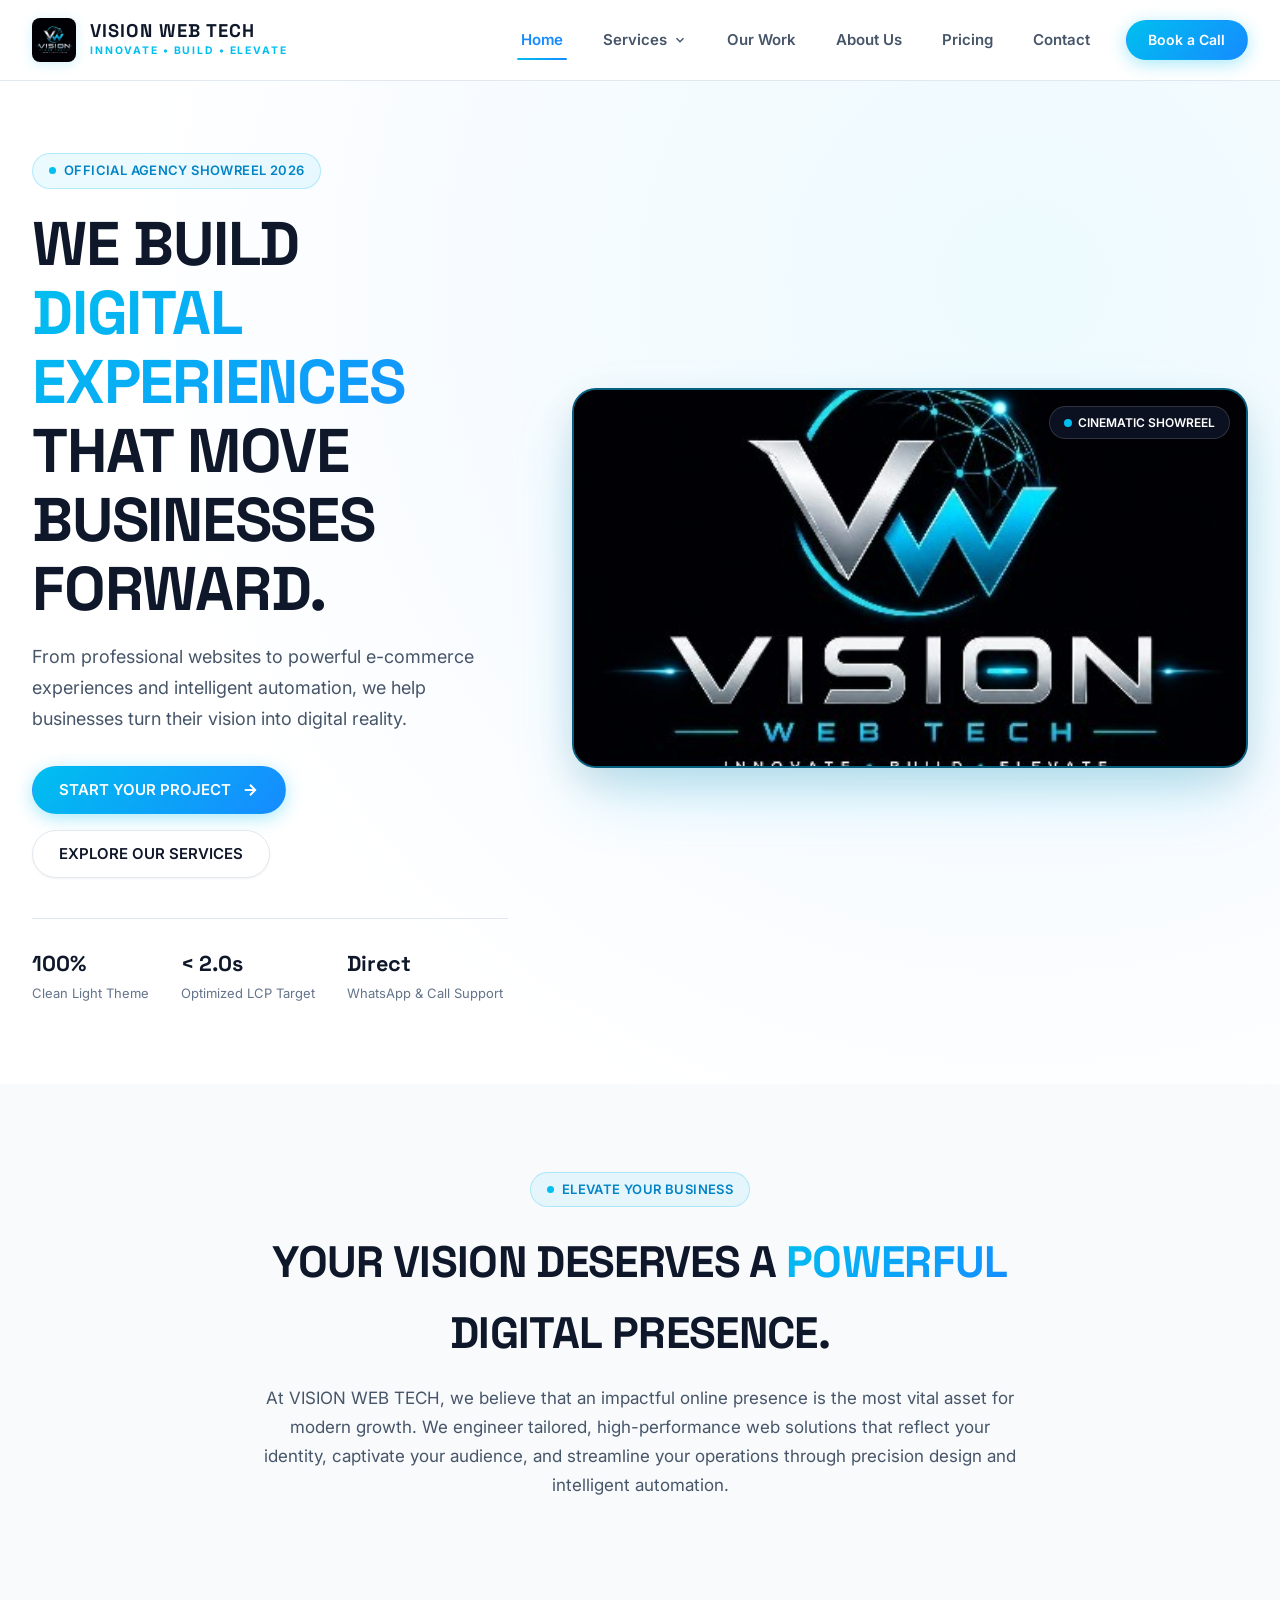
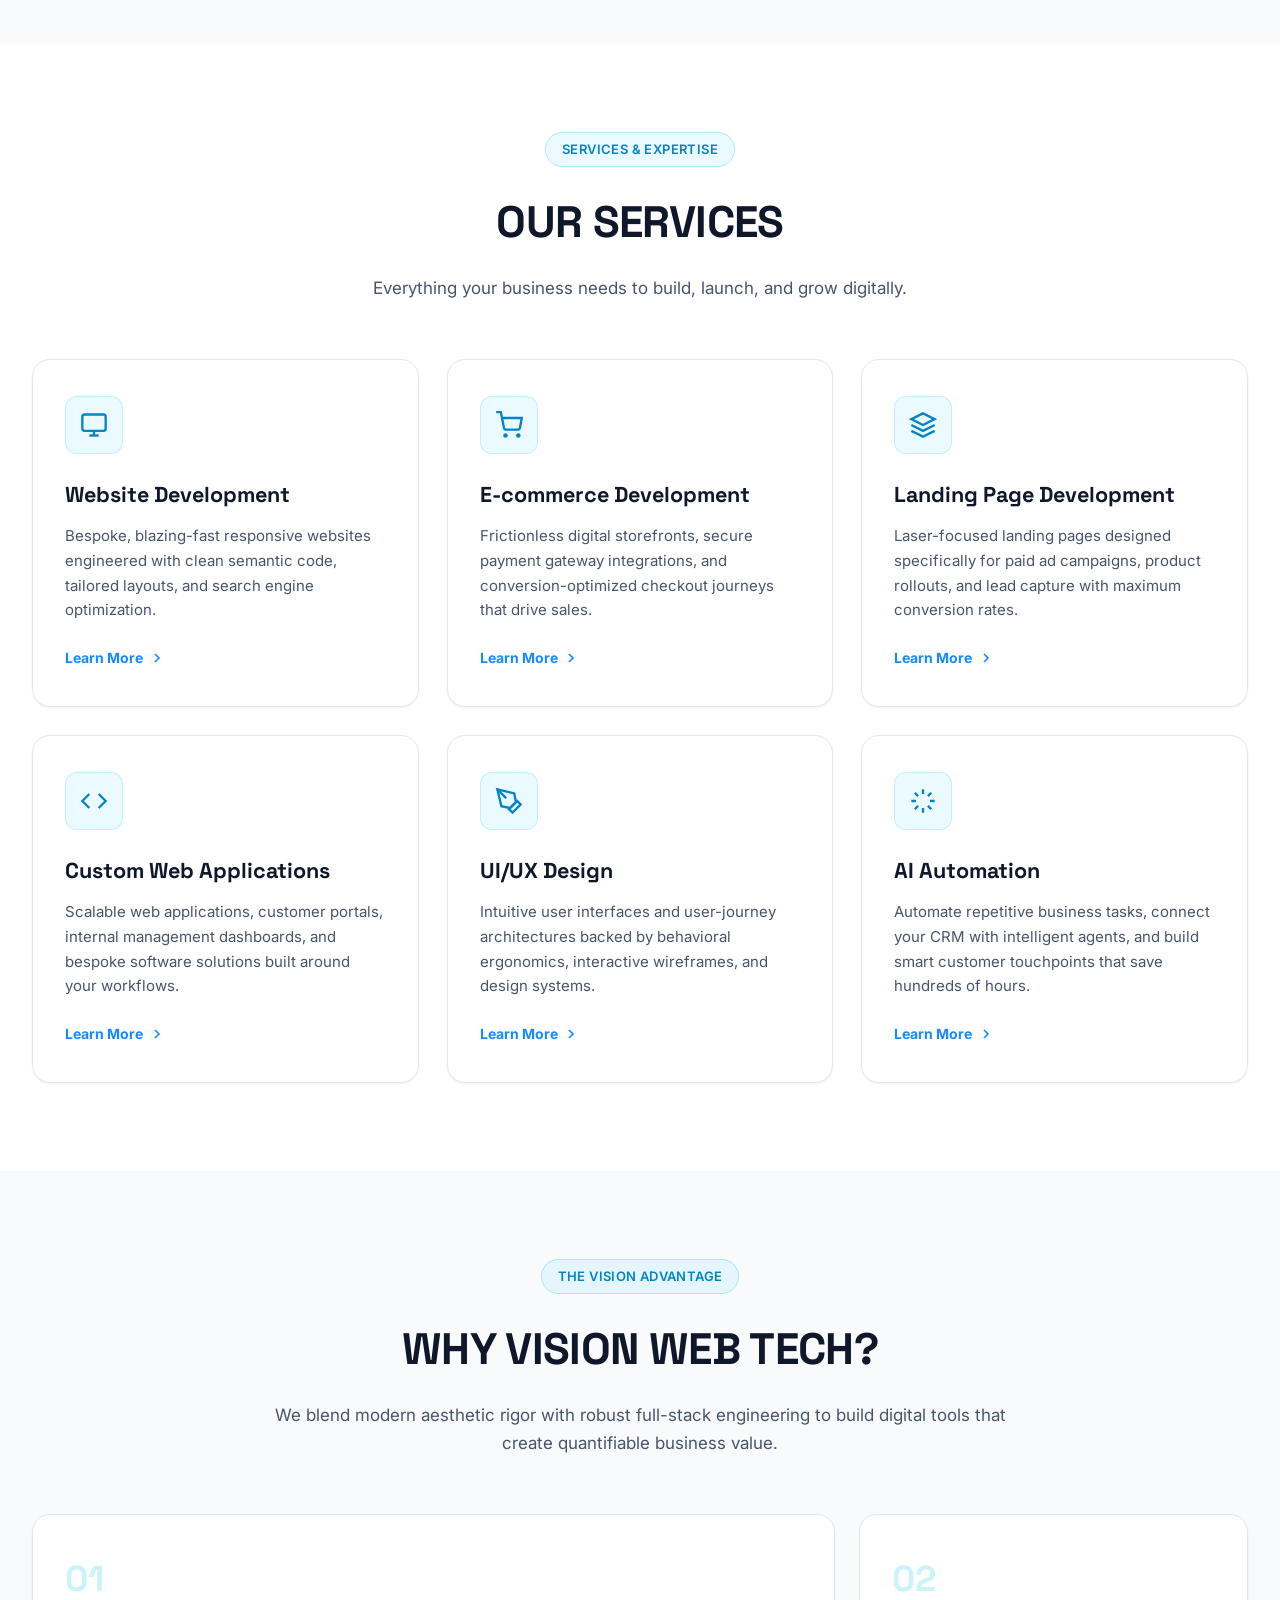
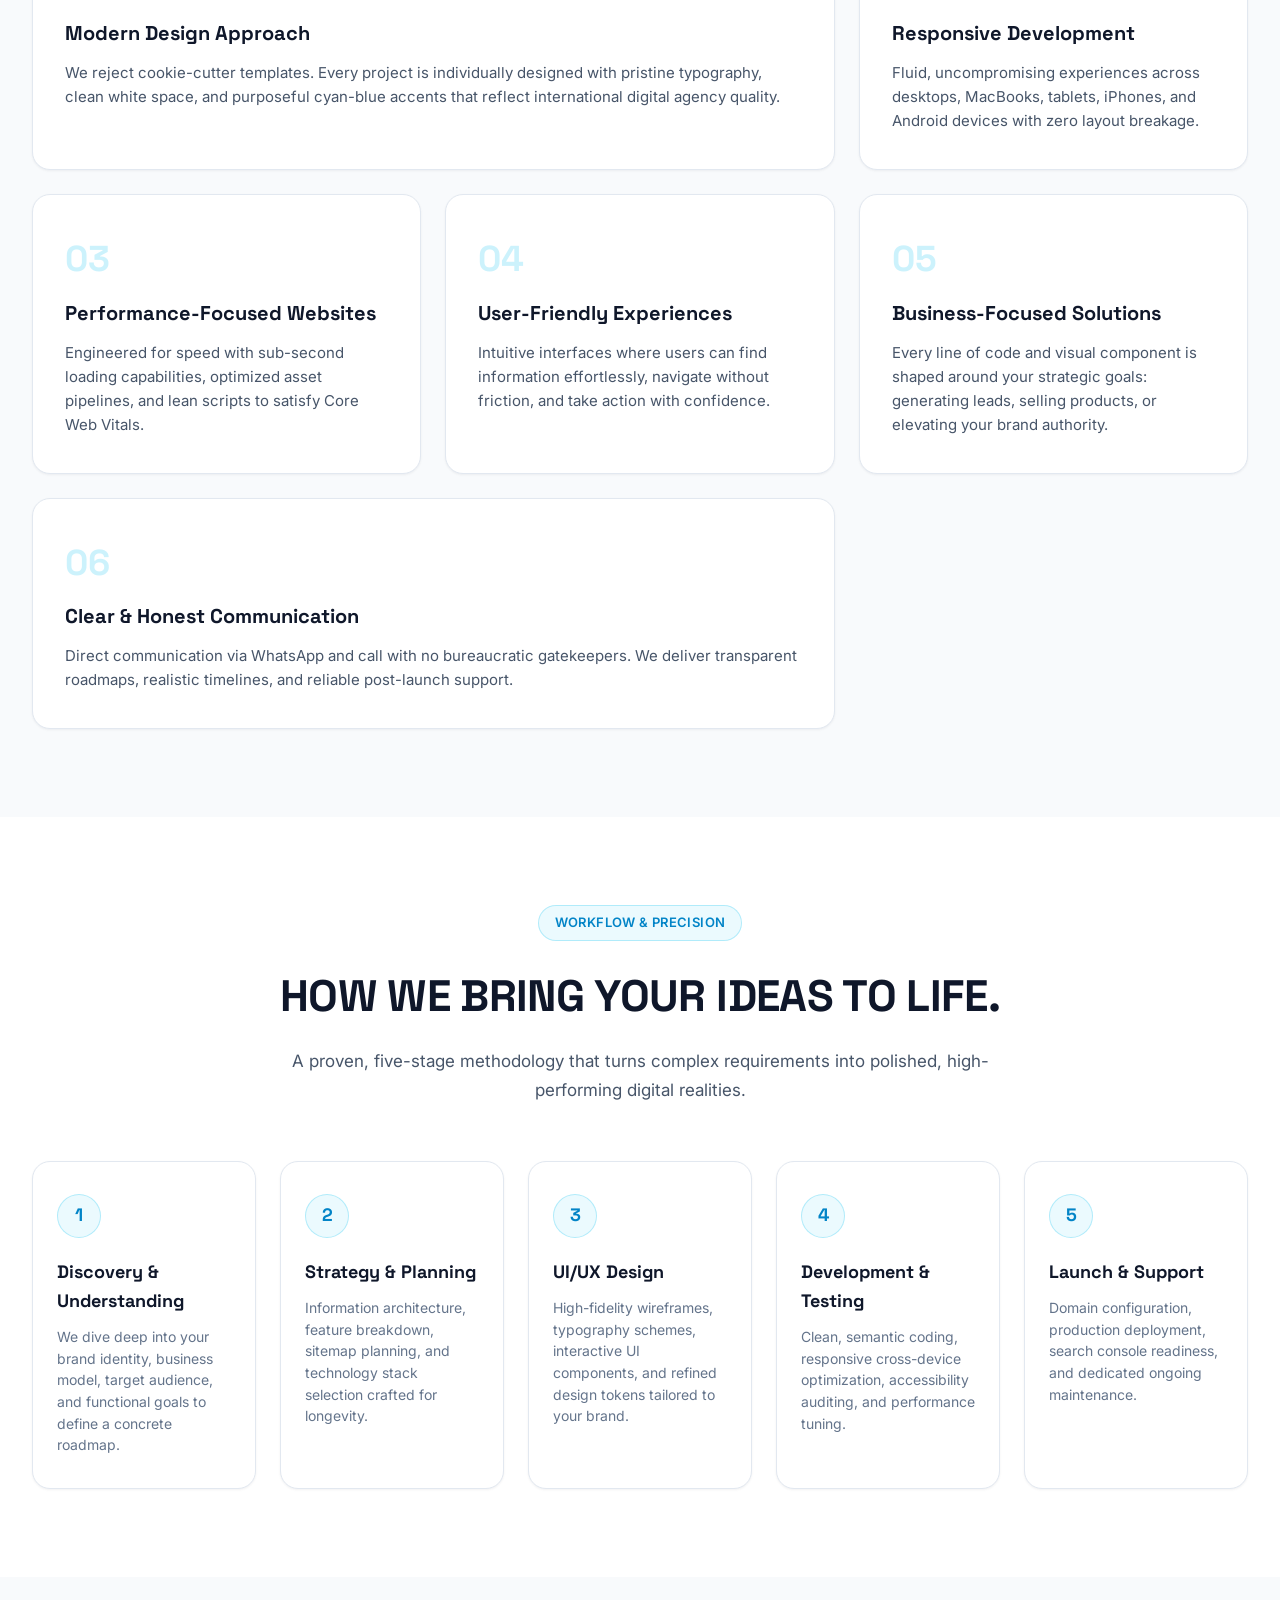
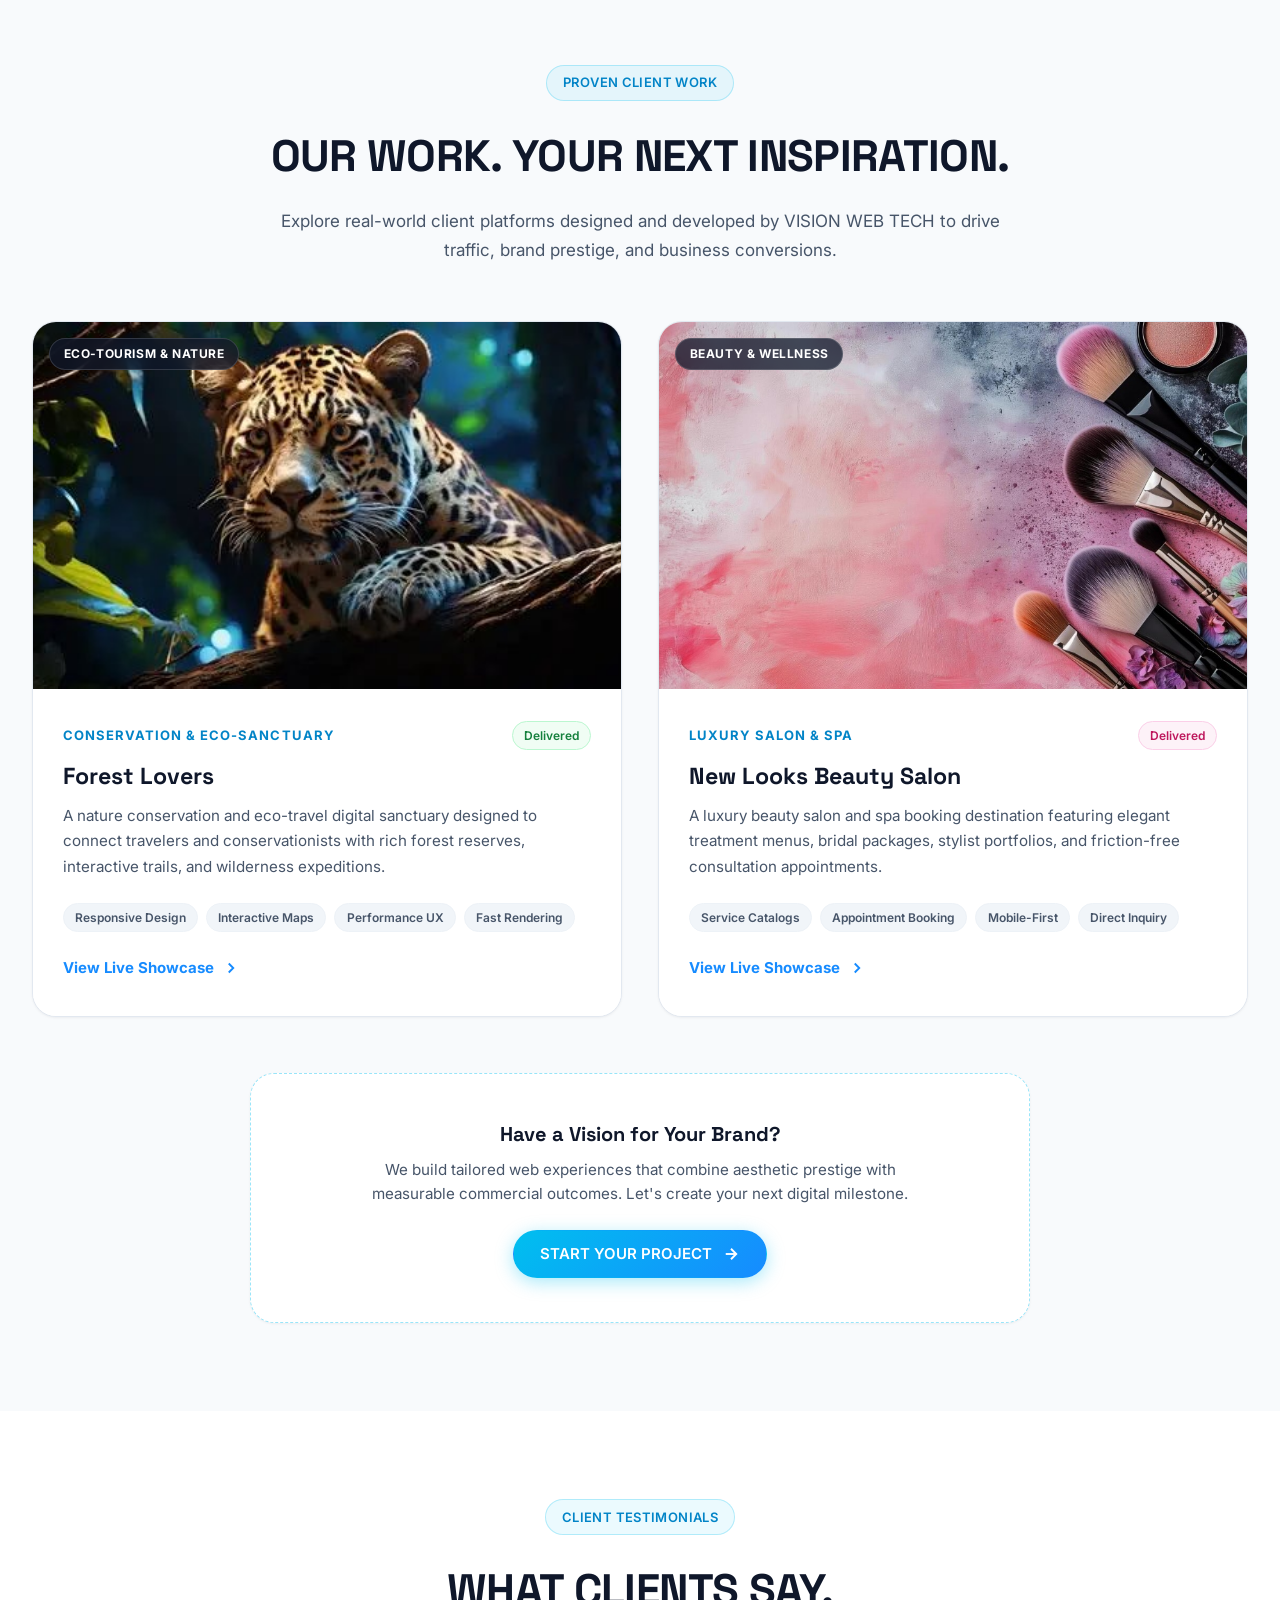
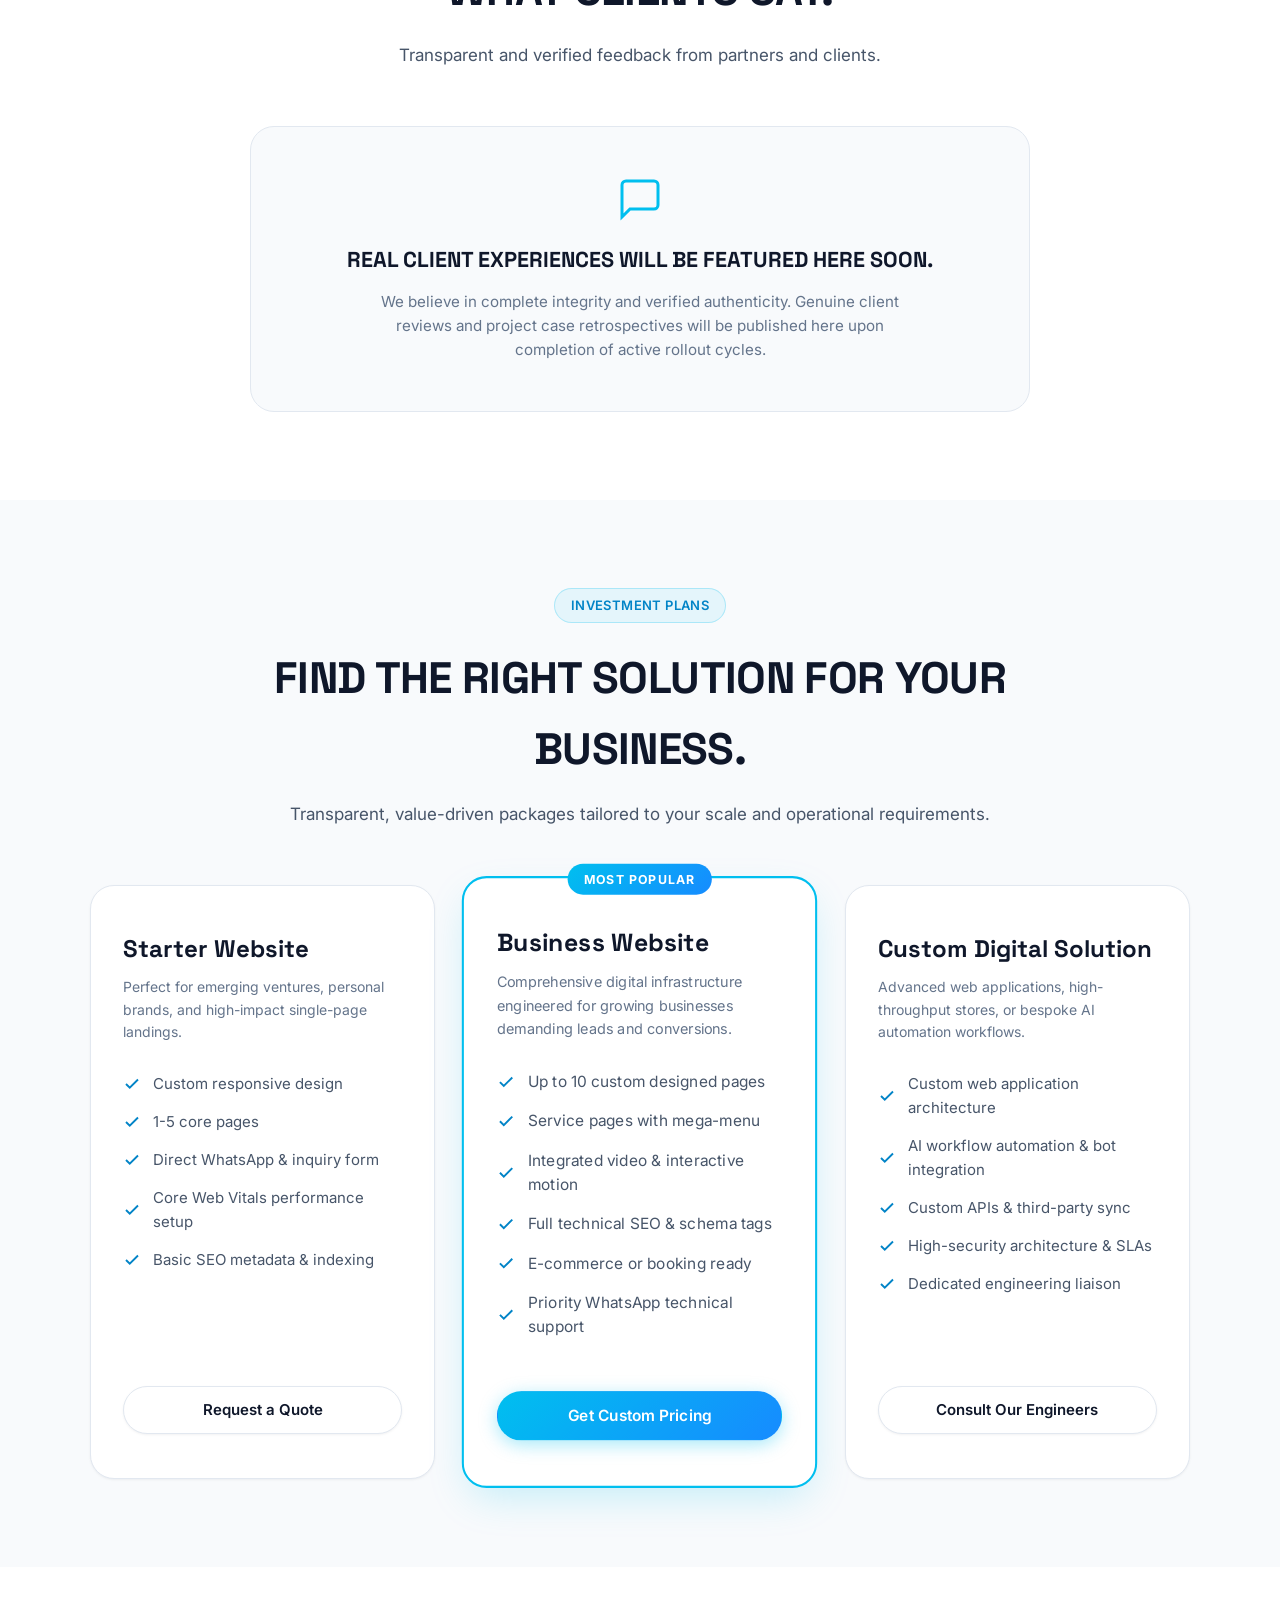
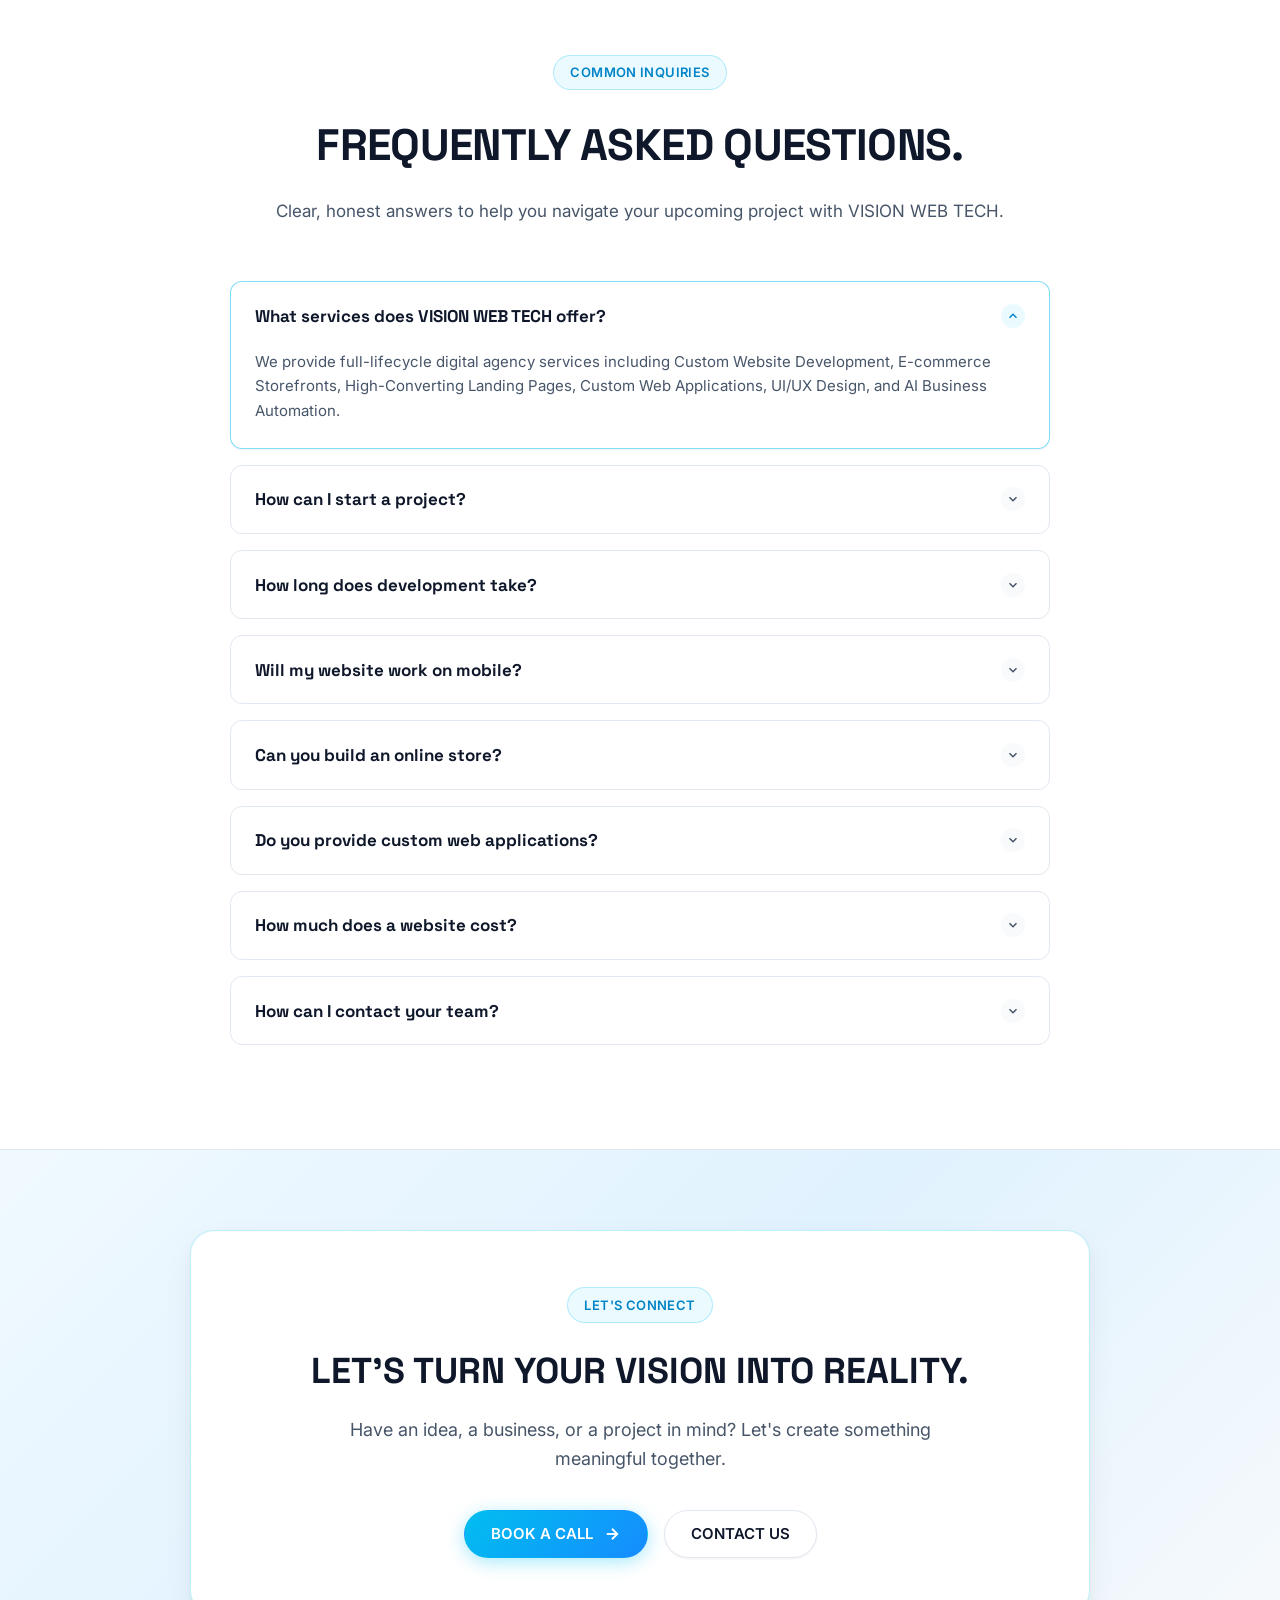
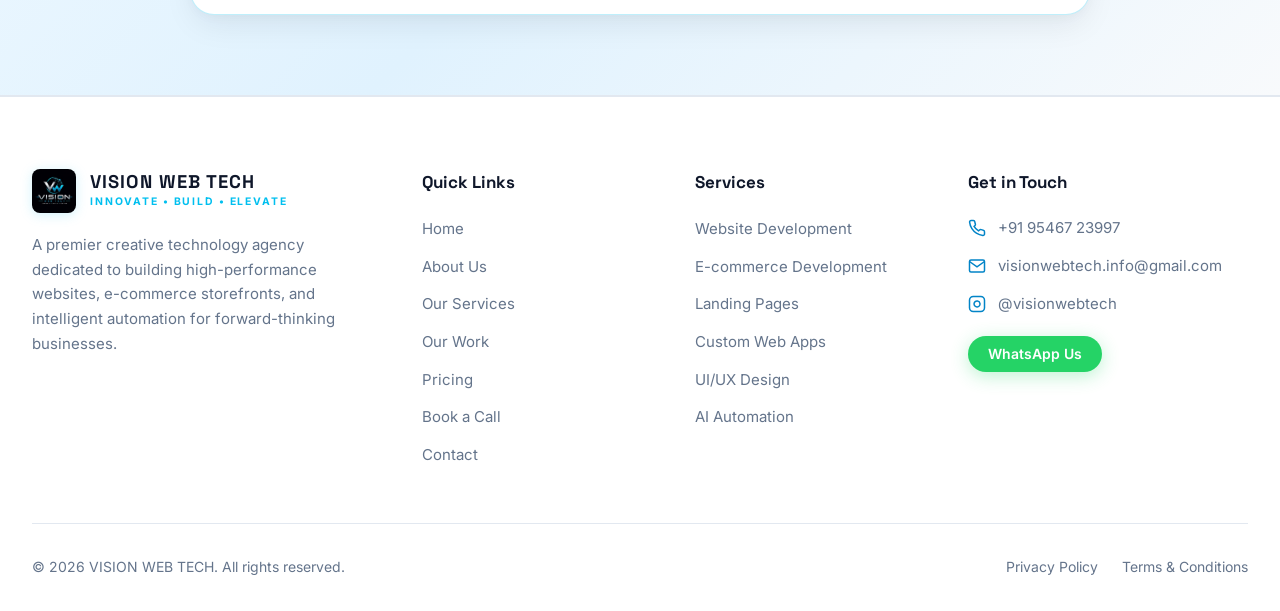
<file: index.html>
<!DOCTYPE html>
<html lang="en">
<head>
  <meta charset="UTF-8">
  <meta name="viewport" content="width=device-width, initial-scale=1.0">
  <meta http-equiv="X-UA-Compatible" content="IE=edge">
  
  <title>VISION WEB TECH — Innovate • Build • Elevate | Premium Digital Agency</title>
  <meta name="description" content="VISION WEB TECH is a premier creative technology agency. We design and engineer world-class websites, e-commerce platforms, custom web apps, and intelligent automation for forward-thinking businesses.">
  <meta name="keywords" content="Website Development Services, E-commerce Website Development, Custom Website Design, Landing Page Development, Web Application Development, AI Automation Services">
  <meta name="author" content="VISION WEB TECH">
  <meta name="robots" content="index, follow, max-snippet:-1, max-image-preview:large, max-video-preview:-1">
  <link rel="canonical" href="https://visionwebtech.dpdns.org/">

  <!-- Open Graph / Social Sharing -->
  <meta property="og:locale" content="en_US">
  <meta property="og:type" content="website">
  <meta property="og:site_name" content="VISION WEB TECH">
  <meta property="og:title" content="VISION WEB TECH — Innovate • Build • Elevate | Premium Digital Agency">
  <meta property="og:description" content="We build digital experiences that move businesses forward. Custom websites, high-converting landing pages, and AI automations.">
  <meta property="og:image" content="https://visionwebtech.dpdns.org/assets/vision-web-tech-logo.jpg">
  <meta property="og:image:width" content="1200">
  <meta property="og:image:height" content="1200">
  <meta property="og:image:alt" content="VISION WEB TECH Official Brand Logo">
  <meta property="og:url" content="https://visionwebtech.dpdns.org/">

  <!-- Twitter Card Metadata -->
  <meta name="twitter:card" content="summary_large_image">
  <meta name="twitter:title" content="VISION WEB TECH — Innovate • Build • Elevate">
  <meta name="twitter:description" content="We build digital experiences that move businesses forward. Custom websites, high-converting landing pages, and AI automations.">
  <meta name="twitter:image" content="https://visionwebtech.dpdns.org/assets/vision-web-tech-logo.jpg">
  <meta name="twitter:image:alt" content="VISION WEB TECH Logo">

  <!-- Verification Tags Placeholders for Search Engines -->
  <!-- <meta name="google-site-verification" content="ADD_GOOGLE_SEARCH_CONSOLE_KEY_HERE"> -->
  <!-- <meta name="msvalidate.01" content="ADD_BING_WEBMASTER_KEY_HERE"> -->

  <!-- Google Fonts Preconnect & Performance Hints -->
  <link rel="preconnect" href="https://fonts.googleapis.com">
  <link rel="preconnect" href="https://fonts.gstatic.com" crossorigin>
  <link rel="preload" as="style" href="https://fonts.googleapis.com/css2?family=Inter:wght@400;500;600;700&family=Space+Grotesk:wght@500;600;700;800&display=swap">
  <link href="https://fonts.googleapis.com/css2?family=Inter:wght@400;500;600;700&family=Space+Grotesk:wght@500;600;700;800&display=swap" rel="stylesheet">

  <!-- Core CSS -->
  <link rel="stylesheet" href="./styles/main.css">
  <link rel="icon" type="image/jpeg" href="./assets/vision-web-tech-logo.jpg">
  <link rel="apple-touch-icon" href="./assets/vision-web-tech-logo.jpg">

  <!-- JSON-LD Structured Data: Organization & ProfessionalService -->
  <script type="application/ld+json">
  {
    "@context": "https://schema.org",
    "@graph": [
      {
        "@type": "Organization",
        "@id": "https://visionwebtech.dpdns.org/#organization",
        "name": "VISION WEB TECH",
        "url": "https://visionwebtech.dpdns.org/",
        "logo": {
          "@type": "ImageObject",
          "url": "https://visionwebtech.dpdns.org/assets/vision-web-tech-logo.jpg",
          "caption": "VISION WEB TECH Logo"
        },
        "slogan": "INNOVATE • BUILD • ELEVATE",
        "description": "Premier digital agency specializing in custom website development, e-commerce platforms, landing pages, web applications, and AI workflow automations.",
        "email": "visionwebtech.info@gmail.com",
        "telephone": "+919546723997",
        "sameAs": [
          "https://www.instagram.com/visionwebtech/"
        ]
      },
      {
        "@type": "WebSite",
        "@id": "https://visionwebtech.dpdns.org/#website",
        "url": "https://visionwebtech.dpdns.org/",
        "name": "VISION WEB TECH",
        "description": "High-performance digital agency crafting web experiences and intelligent automations.",
        "publisher": {
          "@id": "https://visionwebtech.dpdns.org/#organization"
        },
        "inLanguage": "en-US"
      },
      {
        "@type": "ProfessionalService",
        "@id": "https://visionwebtech.dpdns.org/#service",
        "name": "VISION WEB TECH",
        "url": "https://visionwebtech.dpdns.org/",
        "logo": "https://visionwebtech.dpdns.org/assets/vision-web-tech-logo.jpg",
        "image": "https://visionwebtech.dpdns.org/assets/vision-web-tech-logo.jpg",
        "priceRange": "$$",
        "telephone": "+919546723997",
        "email": "visionwebtech.info@gmail.com",
        "areaServed": {
          "@type": "AdministrativeArea",
          "name": "Worldwide"
        },
        "hasOfferCatalog": {
          "@type": "OfferCatalog",
          "name": "Digital Agency Services",
          "itemListElement": [
            {
              "@type": "Offer",
              "itemOffered": {
                "@type": "Service",
                "name": "Website Development",
                "url": "https://visionwebtech.dpdns.org/services-website-development.html"
              }
            },
            {
              "@type": "Offer",
              "itemOffered": {
                "@type": "Service",
                "name": "E-commerce Development",
                "url": "https://visionwebtech.dpdns.org/services-ecommerce-development.html"
              }
            },
            {
              "@type": "Offer",
              "itemOffered": {
                "@type": "Service",
                "name": "Landing Page Development",
                "url": "https://visionwebtech.dpdns.org/services-landing-page-development.html"
              }
            },
            {
              "@type": "Offer",
              "itemOffered": {
                "@type": "Service",
                "name": "Custom Web Applications",
                "url": "https://visionwebtech.dpdns.org/services-custom-web-applications.html"
              }
            },
            {
              "@type": "Offer",
              "itemOffered": {
                "@type": "Service",
                "name": "UI/UX Design",
                "url": "https://visionwebtech.dpdns.org/services-ui-ux-design.html"
              }
            },
            {
              "@type": "Offer",
              "itemOffered": {
                "@type": "Service",
                "name": "AI Automation",
                "url": "https://visionwebtech.dpdns.org/services-ai-automation.html"
              }
            }
          ]
        }
      }
    ]
  }
  </script>
</head>
<body>

  <!-- 1-1.5s PREMIUM CINEMATIC LOGO REVEAL INTRO -->
  <div id="siteIntro" class="intro-overlay" aria-hidden="true">
    <div class="intro-content">
      <div class="intro-logo-container">
        <div class="intro-glow-pulse"></div>
        <img src="./assets/vision-web-tech-logo.jpg" alt="VISION WEB TECH Logo Reveal" class="intro-logo-img">
      </div>
      <div class="intro-brand-name">VISION WEB TECH</div>
      <div class="intro-brand-tagline">INNOVATE • BUILD • ELEVATE</div>
      <div class="intro-progress-bar">
        <div class="intro-progress-fill"></div>
      </div>
    </div>
  </div>

  <!-- SECTION 01 — HEADER / NAVIGATION -->
  <header class="header-wrapper" role="banner">
    <div class="container">
      <nav class="header-nav" aria-label="Main Navigation">
        <!-- Official Logo and Brand Identity -->
        <a href="index.html" class="brand-logo-wrap" aria-label="VISION WEB TECH Home">
          <img src="./assets/vision-web-tech-logo.jpg" alt="VISION WEB TECH Official Logo" width="160" height="44" class="brand-logo-img">
          <div class="brand-text-block">
            <span class="brand-title">VISION WEB TECH</span>
            <span class="brand-tagline">INNOVATE • BUILD • ELEVATE</span>
          </div>
        </a>

        <!-- Desktop Navigation Links -->
        <div class="desktop-nav">
          <a href="index.html" class="nav-link active">Home</a>
          
          <!-- Mega Menu Dropdown -->
          <div class="has-dropdown">
            <a href="#services" class="nav-link" aria-haspopup="true">
              Services
              <svg width="14" height="14" viewBox="0 0 24 24" fill="none" stroke="currentColor" stroke-width="2.5"><polyline points="6 9 12 15 18 9"/></svg>
            </a>
            <div class="mega-dropdown">
              <a href="services-website-development.html" class="dropdown-item">
                <div class="dropdown-icon">
                  <svg width="20" height="20" viewBox="0 0 24 24" fill="none" stroke="currentColor" stroke-width="2"><rect x="2" y="3" width="20" height="14" rx="2"/><line x1="8" y1="21" x2="16" y2="21"/><line x1="12" y1="17" x2="12" y2="21"/></svg>
                </div>
                <div class="dropdown-text">
                  <h4>Website Development</h4>
                  <p>Custom, scalable websites crafted for performance.</p>
                </div>
              </a>
              <a href="services-ecommerce-development.html" class="dropdown-item">
                <div class="dropdown-icon">
                  <svg width="20" height="20" viewBox="0 0 24 24" fill="none" stroke="currentColor" stroke-width="2"><circle cx="9" cy="21" r="1"/><circle cx="20" cy="21" r="1"/><path d="M1 1h4l2.68 13.39a2 2 0 0 0 2 1.61h9.72a2 2 0 0 0 2-1.61L23 6H6"/></svg>
                </div>
                <div class="dropdown-text">
                  <h4>E-commerce Development</h4>
                  <p>High-conversion storefronts and seamless checkouts.</p>
                </div>
              </a>
              <a href="services-landing-page-development.html" class="dropdown-item">
                <div class="dropdown-icon">
                  <svg width="20" height="20" viewBox="0 0 24 24" fill="none" stroke="currentColor" stroke-width="2"><polygon points="12 2 2 7 12 12 22 7 12 2"/><polyline points="2 17 12 22 22 17"/><polyline points="2 12 12 17 22 12"/></svg>
                </div>
                <div class="dropdown-text">
                  <h4>Landing Page Development</h4>
                  <p>Focused sales & lead generation pages with speed.</p>
                </div>
              </a>
              <a href="services-custom-web-applications.html" class="dropdown-item">
                <div class="dropdown-icon">
                  <svg width="20" height="20" viewBox="0 0 24 24" fill="none" stroke="currentColor" stroke-width="2"><polyline points="16 18 22 12 16 6"/><polyline points="8 6 2 12 8 18"/></svg>
                </div>
                <div class="dropdown-text">
                  <h4>Custom Web Applications</h4>
                  <p>Robust enterprise portals, SaaS, and custom workflows.</p>
                </div>
              </a>
              <a href="services-ui-ux-design.html" class="dropdown-item">
                <div class="dropdown-icon">
                  <svg width="20" height="20" viewBox="0 0 24 24" fill="none" stroke="currentColor" stroke-width="2"><path d="M12 19l7-7 3 3-7 7-3-3z"/><path d="M18 13l-1.5-7.5L2 2l3.5 14.5L13 18l5-5z"/><path d="M2 2l7.586 7.586"/></svg>
                </div>
                <div class="dropdown-text">
                  <h4>UI/UX Design</h4>
                  <p>User-centric wireframing, prototyping & interfaces.</p>
                </div>
              </a>
              <a href="services-ai-automation.html" class="dropdown-item">
                <div class="dropdown-icon">
                  <svg width="20" height="20" viewBox="0 0 24 24" fill="none" stroke="currentColor" stroke-width="2"><path d="M12 2v4M12 18v4M4.93 4.93l2.83 2.83M16.24 16.24l2.83 2.83M2 12h4M18 12h4M4.93 19.07l2.83-2.83M16.24 7.76l2.83-2.83"/></svg>
                </div>
                <div class="dropdown-text">
                  <h4>AI Automation</h4>
                  <p>Intelligent workflow bots and data integration.</p>
                </div>
              </a>
            </div>
          </div>

          <a href="#work" class="nav-link">Our Work</a>
          <a href="about.html" class="nav-link">About Us</a>
          <a href="#pricing" class="nav-link">Pricing</a>
          <a href="contact.html" class="nav-link">Contact</a>
          <a href="book-a-call.html" class="btn btn-primary" style="padding: 0.65rem 1.35rem; font-size: 0.875rem;">Book a Call</a>
        </div>

        <!-- Mobile Nav Hamburger -->
        <button class="mobile-nav-toggle" aria-label="Toggle navigation menu">
          <span></span>
          <span></span>
          <span></span>
        </button>
      </nav>
    </div>

    <!-- Mobile Drawer Menu -->
    <div class="mobile-menu" role="dialog" aria-modal="true">
      <div class="mobile-nav-links">
        <a href="index.html" class="nav-link active">Home</a>
        <a href="services-website-development.html" class="nav-link">Website Development</a>
        <a href="services-ecommerce-development.html" class="nav-link">E-commerce Development</a>
        <a href="services-landing-page-development.html" class="nav-link">Landing Page Development</a>
        <a href="services-custom-web-applications.html" class="nav-link">Custom Web Applications</a>
        <a href="services-ui-ux-design.html" class="nav-link">UI/UX Design</a>
        <a href="services-ai-automation.html" class="nav-link">AI Automation</a>
        <a href="#work" class="nav-link">Our Work</a>
        <a href="about.html" class="nav-link">About Us</a>
        <a href="#pricing" class="nav-link">Pricing</a>
        <a href="contact.html" class="nav-link">Contact</a>
      </div>
      <div style="display: flex; flex-direction: column; gap: 0.75rem;">
        <a href="book-a-call.html" class="btn btn-primary" style="width: 100%;">Book a Call</a>
        <a href="https://wa.me/919546723997" target="_blank" rel="noopener noreferrer" class="btn btn-whatsapp" style="width: 100%;">Chat on WhatsApp</a>
      </div>
    </div>
  </header>

  <!-- MAIN CONTENT -->
  <main>

    <!-- SECTION 02 — HERO + CINEMATIC VIDEO -->
    <section class="hero-section" aria-label="Hero Introduction">
      <div class="container">
        <div class="hero-grid">
          <!-- Left Content -->
          <div class="hero-content">
            <div class="badge-pill">
              <span class="pulse-dot"></span>
              Official Agency Showreel 2026
            </div>
            <h1>
              WE BUILD <span class="text-gradient">DIGITAL EXPERIENCES</span> THAT MOVE BUSINESSES FORWARD.
            </h1>
            <p>
              From professional websites to powerful e-commerce experiences and intelligent automation, we help businesses turn their vision into digital reality.
            </p>
            <div class="hero-cta-group">
              <a href="book-a-call.html" class="btn btn-primary">
                START YOUR PROJECT
                <svg width="18" height="18" viewBox="0 0 24 24" fill="none" stroke="currentColor" stroke-width="2.5"><line x1="5" y1="12" x2="19" y2="12"/><polyline points="12 5 19 12 12 19"/></svg>
              </a>
              <a href="#services" class="btn btn-secondary">
                EXPLORE OUR SERVICES
              </a>
            </div>

            <!-- Value Statistics -->
            <div class="hero-stats-row">
              <div class="hero-stat-item">
                <h3>100%</h3>
                <p>Clean Light Theme</p>
              </div>
              <div class="hero-stat-item">
                <h3>< 2.0s</h3>
                <p>Optimized LCP Target</p>
              </div>
              <div class="hero-stat-item">
                <h3>Direct</h3>
                <p>WhatsApp & Call Support</p>
              </div>
            </div>
          </div>

          <!-- Right: Actual Uploaded Master Cinematic Video (Non-interactive, continuous ambient playback) -->
          <div class="hero-video-wrapper">
            <div class="hero-video-container">
              <div class="video-badge">
                <span class="rec-dot"></span>
                CINEMATIC SHOWREEL
              </div>
              <video
                id="heroVideo"
                class="hero-video-frame"
                autoplay
                muted
                loop
                playsinline
                preload="auto"
                poster="./assets/vision-web-tech-logo.jpg"
                title="VISION WEB TECH Official Brand Video">
                <source src="./assets/vision-web-tech-showreel.mp4" type="video/mp4">
                Your browser does not support the video tag.
              </video>
            </div>
          </div>
        </div>
      </div>
    </section>

    <!-- SECTION 03 — TRUST / BRAND INTRODUCTION -->
    <section class="section-py section-bg-secondary" aria-label="Brand Introduction">
      <div class="container">
        <div class="section-header">
          <div class="badge-pill">
            <span class="pulse-dot"></span>
            Elevate Your Business
          </div>
          <h2>YOUR VISION DESERVES A <span class="text-gradient">POWERFUL</span> DIGITAL PRESENCE.</h2>
          <p>
            At VISION WEB TECH, we believe that an impactful online presence is the most vital asset for modern growth. We engineer tailored, high-performance web solutions that reflect your identity, captivate your audience, and streamline your operations through precision design and intelligent automation.
          </p>
        </div>
      </div>
    </section>

    <!-- SECTION 04 — OUR SERVICES -->
    <section id="services" class="section-py" aria-label="Our Services">
      <div class="container">
        <div class="section-header">
          <div class="badge-pill">Services & Expertise</div>
          <h2>OUR SERVICES</h2>
          <p>Everything your business needs to build, launch, and grow digitally.</p>
        </div>

        <div class="services-grid">
          <!-- Service 1 -->
          <article class="service-card">
            <div class="service-icon-box">
              <svg width="28" height="28" viewBox="0 0 24 24" fill="none" stroke="currentColor" stroke-width="2"><rect x="2" y="3" width="20" height="14" rx="2"/><line x1="8" y1="21" x2="16" y2="21"/><line x1="12" y1="17" x2="12" y2="21"/></svg>
            </div>
            <h3>Website Development</h3>
            <p>Bespoke, blazing-fast responsive websites engineered with clean semantic code, tailored layouts, and search engine optimization.</p>
            <a href="services-website-development.html" class="service-link">
              Learn More
              <svg width="16" height="16" viewBox="0 0 24 24" fill="none" stroke="currentColor" stroke-width="2.5"><polyline points="9 18 15 12 9 6"/></svg>
            </a>
          </article>

          <!-- Service 2 -->
          <article class="service-card">
            <div class="service-icon-box">
              <svg width="28" height="28" viewBox="0 0 24 24" fill="none" stroke="currentColor" stroke-width="2"><circle cx="9" cy="21" r="1"/><circle cx="20" cy="21" r="1"/><path d="M1 1h4l2.68 13.39a2 2 0 0 0 2 1.61h9.72a2 2 0 0 0 2-1.61L23 6H6"/></svg>
            </div>
            <h3>E-commerce Development</h3>
            <p>Frictionless digital storefronts, secure payment gateway integrations, and conversion-optimized checkout journeys that drive sales.</p>
            <a href="services-ecommerce-development.html" class="service-link">
              Learn More
              <svg width="16" height="16" viewBox="0 0 24 24" fill="none" stroke="currentColor" stroke-width="2.5"><polyline points="9 18 15 12 9 6"/></svg>
            </a>
          </article>

          <!-- Service 3 -->
          <article class="service-card">
            <div class="service-icon-box">
              <svg width="28" height="28" viewBox="0 0 24 24" fill="none" stroke="currentColor" stroke-width="2"><polygon points="12 2 2 7 12 12 22 7 12 2"/><polyline points="2 17 12 22 22 17"/><polyline points="2 12 12 17 22 12"/></svg>
            </div>
            <h3>Landing Page Development</h3>
            <p>Laser-focused landing pages designed specifically for paid ad campaigns, product rollouts, and lead capture with maximum conversion rates.</p>
            <a href="services-landing-page-development.html" class="service-link">
              Learn More
              <svg width="16" height="16" viewBox="0 0 24 24" fill="none" stroke="currentColor" stroke-width="2.5"><polyline points="9 18 15 12 9 6"/></svg>
            </a>
          </article>

          <!-- Service 4 -->
          <article class="service-card">
            <div class="service-icon-box">
              <svg width="28" height="28" viewBox="0 0 24 24" fill="none" stroke="currentColor" stroke-width="2"><polyline points="16 18 22 12 16 6"/><polyline points="8 6 2 12 8 18"/></svg>
            </div>
            <h3>Custom Web Applications</h3>
            <p>Scalable web applications, customer portals, internal management dashboards, and bespoke software solutions built around your workflows.</p>
            <a href="services-custom-web-applications.html" class="service-link">
              Learn More
              <svg width="16" height="16" viewBox="0 0 24 24" fill="none" stroke="currentColor" stroke-width="2.5"><polyline points="9 18 15 12 9 6"/></svg>
            </a>
          </article>

          <!-- Service 5 -->
          <article class="service-card">
            <div class="service-icon-box">
              <svg width="28" height="28" viewBox="0 0 24 24" fill="none" stroke="currentColor" stroke-width="2"><path d="M12 19l7-7 3 3-7 7-3-3z"/><path d="M18 13l-1.5-7.5L2 2l3.5 14.5L13 18l5-5z"/><path d="M2 2l7.586 7.586"/></svg>
            </div>
            <h3>UI/UX Design</h3>
            <p>Intuitive user interfaces and user-journey architectures backed by behavioral ergonomics, interactive wireframes, and design systems.</p>
            <a href="services-ui-ux-design.html" class="service-link">
              Learn More
              <svg width="16" height="16" viewBox="0 0 24 24" fill="none" stroke="currentColor" stroke-width="2.5"><polyline points="9 18 15 12 9 6"/></svg>
            </a>
          </article>

          <!-- Service 6 -->
          <article class="service-card">
            <div class="service-icon-box">
              <svg width="28" height="28" viewBox="0 0 24 24" fill="none" stroke="currentColor" stroke-width="2"><path d="M12 2v4M12 18v4M4.93 4.93l2.83 2.83M16.24 16.24l2.83 2.83M2 12h4M18 12h4M4.93 19.07l2.83-2.83M16.24 7.76l2.83-2.83"/></svg>
            </div>
            <h3>AI Automation</h3>
            <p>Automate repetitive business tasks, connect your CRM with intelligent agents, and build smart customer touchpoints that save hundreds of hours.</p>
            <a href="services-ai-automation.html" class="service-link">
              Learn More
              <svg width="16" height="16" viewBox="0 0 24 24" fill="none" stroke="currentColor" stroke-width="2.5"><polyline points="9 18 15 12 9 6"/></svg>
            </a>
          </article>
        </div>
      </div>
    </section>

    <!-- SECTION 05 — WHY CHOOSE US -->
    <section class="section-py section-bg-secondary" aria-label="Why Choose Us">
      <div class="container">
        <div class="section-header">
          <div class="badge-pill">The Vision Advantage</div>
          <h2>WHY VISION WEB TECH?</h2>
          <p>We blend modern aesthetic rigor with robust full-stack engineering to build digital tools that create quantifiable business value.</p>
        </div>

        <div class="bento-grid">
          <div class="bento-card bento-span-2">
            <span class="bento-number">01</span>
            <h3>Modern Design Approach</h3>
            <p>We reject cookie-cutter templates. Every project is individually designed with pristine typography, clean white space, and purposeful cyan-blue accents that reflect international digital agency quality.</p>
          </div>

          <div class="bento-card">
            <span class="bento-number">02</span>
            <h3>Responsive Development</h3>
            <p>Fluid, uncompromising experiences across desktops, MacBooks, tablets, iPhones, and Android devices with zero layout breakage.</p>
          </div>

          <div class="bento-card">
            <span class="bento-number">03</span>
            <h3>Performance-Focused Websites</h3>
            <p>Engineered for speed with sub-second loading capabilities, optimized asset pipelines, and lean scripts to satisfy Core Web Vitals.</p>
          </div>

          <div class="bento-card">
            <span class="bento-number">04</span>
            <h3>User-Friendly Experiences</h3>
            <p>Intuitive interfaces where users can find information effortlessly, navigate without friction, and take action with confidence.</p>
          </div>

          <div class="bento-card">
            <span class="bento-number">05</span>
            <h3>Business-Focused Solutions</h3>
            <p>Every line of code and visual component is shaped around your strategic goals: generating leads, selling products, or elevating your brand authority.</p>
          </div>

          <div class="bento-card bento-span-2">
            <span class="bento-number">06</span>
            <h3>Clear & Honest Communication</h3>
            <p>Direct communication via WhatsApp and call with no bureaucratic gatekeepers. We deliver transparent roadmaps, realistic timelines, and reliable post-launch support.</p>
          </div>
        </div>
      </div>
    </section>

    <!-- SECTION 06 — OUR PROCESS -->
    <section class="section-py" aria-label="Our Process">
      <div class="container">
        <div class="section-header">
          <div class="badge-pill">Workflow & Precision</div>
          <h2>HOW WE BRING YOUR IDEAS TO LIFE.</h2>
          <p>A proven, five-stage methodology that turns complex requirements into polished, high-performing digital realities.</p>
        </div>

        <div class="process-steps">
          <div class="process-step-card">
            <div class="step-number-tag">1</div>
            <h3>Discovery & Understanding</h3>
            <p>We dive deep into your brand identity, business model, target audience, and functional goals to define a concrete roadmap.</p>
          </div>

          <div class="process-step-card">
            <div class="step-number-tag">2</div>
            <h3>Strategy & Planning</h3>
            <p>Information architecture, feature breakdown, sitemap planning, and technology stack selection crafted for longevity.</p>
          </div>

          <div class="process-step-card">
            <div class="step-number-tag">3</div>
            <h3>UI/UX Design</h3>
            <p>High-fidelity wireframes, typography schemes, interactive UI components, and refined design tokens tailored to your brand.</p>
          </div>

          <div class="process-step-card">
            <div class="step-number-tag">4</div>
            <h3>Development & Testing</h3>
            <p>Clean, semantic coding, responsive cross-device optimization, accessibility auditing, and performance tuning.</p>
          </div>

          <div class="process-step-card">
            <div class="step-number-tag">5</div>
            <h3>Launch & Support</h3>
            <p>Domain configuration, production deployment, search console readiness, and dedicated ongoing maintenance.</p>
          </div>
        </div>
      </div>
    </section>

    <!-- SECTION 07 — OUR WORK / PORTFOLIO -->
    <section id="work" class="section-py section-bg-secondary" aria-label="Our Portfolio">
      <div class="container">
        <div class="section-header">
          <div class="badge-pill">Proven Client Work</div>
          <h2>OUR WORK. YOUR NEXT INSPIRATION.</h2>
          <p>Explore real-world client platforms designed and developed by VISION WEB TECH to drive traffic, brand prestige, and business conversions.</p>
        </div>

        <!-- Featured Client Projects Showcase Grid (Extendable for future projects) -->
        <div class="portfolio-grid">
          
          <!-- Project 1: Forest Lovers -->
          <article class="portfolio-card" onclick="window.open('https://gyanshu-hub.github.io/forest-lover-/', '_blank', 'noopener,noreferrer')" role="button" tabindex="0" aria-label="View Forest Lovers Project Showcase">
            <div class="portfolio-img-wrapper">
              <span class="portfolio-tag">Eco-Tourism & Nature</span>
              <img src="./assets/project-forest-lovers.jpg" alt="Forest Lovers - Eco-Tourism & Wilderness Nature Conservation Website Developed by VISION WEB TECH" title="Forest Lovers Project Showcase" width="1200" height="750" class="portfolio-img" loading="lazy">
              <div class="portfolio-overlay">
                <span class="portfolio-overlay-cta">
                  Explore Project
                  <svg width="16" height="16" viewBox="0 0 24 24" fill="none" stroke="currentColor" stroke-width="2.5"><line x1="5" y1="12" x2="19" y2="12"/><polyline points="12 5 19 12 12 19"/></svg>
                </span>
              </div>
            </div>
            <div class="portfolio-body">
              <div class="portfolio-meta-row">
                <span class="portfolio-client-category">Conservation & Eco-Sanctuary</span>
                <span class="tech-pill" style="color: #15803d; background: #f0fdf4; border-color: #bbf7d0;">Delivered</span>
              </div>
              <h3>Forest Lovers</h3>
              <p>A nature conservation and eco-travel digital sanctuary designed to connect travelers and conservationists with rich forest reserves, interactive trails, and wilderness expeditions.</p>
              <div class="portfolio-tech-pills">
                <span class="tech-pill">Responsive Design</span>
                <span class="tech-pill">Interactive Maps</span>
                <span class="tech-pill">Performance UX</span>
                <span class="tech-pill">Fast Rendering</span>
              </div>
              <div class="portfolio-view-action">
                <span>View Live Showcase</span>
                <svg width="18" height="18" viewBox="0 0 24 24" fill="none" stroke="currentColor" stroke-width="2.5"><polyline points="9 18 15 12 9 6"/></svg>
              </div>
            </div>
          </article>

          <!-- Project 2: New Beauty Salon & Parlour -->
          <article class="portfolio-card" onclick="window.open('https://newlooksbeautysalon.dpdns.org/', '_blank', 'noopener,noreferrer')" role="button" tabindex="0" aria-label="View New Beauty Salon Project Showcase">
            <div class="portfolio-img-wrapper">
              <span class="portfolio-tag">Beauty & Wellness</span>
              <img src="./assets/project-beauty-parlour.jpg" alt="New Looks Beauty Salon & Bridal Spa Booking Website Developed by VISION WEB TECH" title="New Looks Beauty Salon Project Showcase" width="1200" height="750" class="portfolio-img" loading="lazy">
              <div class="portfolio-overlay">
                <span class="portfolio-overlay-cta">
                  Explore Project
                  <svg width="16" height="16" viewBox="0 0 24 24" fill="none" stroke="currentColor" stroke-width="2.5"><line x1="5" y1="12" x2="19" y2="12"/><polyline points="12 5 19 12 12 19"/></svg>
                </span>
              </div>
            </div>
            <div class="portfolio-body">
              <div class="portfolio-meta-row">
                <span class="portfolio-client-category">Luxury Salon & Spa</span>
                <span class="tech-pill" style="color: #be185d; background: #fdf2f8; border-color: #fbcfe8;">Delivered</span>
              </div>
              <h3>New Looks Beauty Salon</h3>
              <p>A luxury beauty salon and spa booking destination featuring elegant treatment menus, bridal packages, stylist portfolios, and friction-free consultation appointments.</p>
              <div class="portfolio-tech-pills">
                <span class="tech-pill">Service Catalogs</span>
                <span class="tech-pill">Appointment Booking</span>
                <span class="tech-pill">Mobile-First</span>
                <span class="tech-pill">Direct Inquiry</span>
              </div>
              <div class="portfolio-view-action">
                <span>View Live Showcase</span>
                <svg width="18" height="18" viewBox="0 0 24 24" fill="none" stroke="currentColor" stroke-width="2.5"><polyline points="9 18 15 12 9 6"/></svg>
              </div>
            </div>
          </article>

        </div>

        <!-- Future-Ready Portfolio Expansion Banner -->
        <div class="portfolio-upcoming-note">
          <h4>Have a Vision for Your Brand?</h4>
          <p>We build tailored web experiences that combine aesthetic prestige with measurable commercial outcomes. Let's create your next digital milestone.</p>
          <a href="book-a-call.html" class="btn btn-primary">
            START YOUR PROJECT
            <svg width="18" height="18" viewBox="0 0 24 24" fill="none" stroke="currentColor" stroke-width="2.5"><line x1="5" y1="12" x2="19" y2="12"/><polyline points="12 5 19 12 12 19"/></svg>
          </a>
        </div>

      </div>
    </section>

    <!-- SECTION 08 — TESTIMONIALS -->
    <section class="section-py" aria-label="Client Feedback">
      <div class="container">
        <div class="section-header">
          <div class="badge-pill">Client Testimonials</div>
          <h2>WHAT CLIENTS SAY.</h2>
          <p>Transparent and verified feedback from partners and clients.</p>
        </div>

        <div style="max-width: 780px; margin: 0 auto; text-align: center; padding: 3rem 2rem; background: var(--bg-secondary); border-radius: var(--radius-xl); border: 1px solid var(--border-light);">
          <svg width="48" height="48" viewBox="0 0 24 24" fill="none" stroke="#00BFEF" stroke-width="1.5" style="margin: 0 auto 1.25rem;"><path d="M21 15a2 2 0 0 1-2 2H7l-4 4V5a2 2 0 0 1 2-2h14a2 2 0 0 1 2 2z"/></svg>
          <h3 style="font-family: var(--font-family-heading); font-size: 1.35rem; font-weight: 700; color: var(--text-primary); margin-bottom: 0.75rem;">
            REAL CLIENT EXPERIENCES WILL BE FEATURED HERE SOON.
          </h3>
          <p style="color: var(--text-muted); font-size: 0.95rem; max-width: 540px; margin: 0 auto;">
            We believe in complete integrity and verified authenticity. Genuine client reviews and project case retrospectives will be published here upon completion of active rollout cycles.
          </p>
        </div>
      </div>
    </section>

    <!-- SECTION 09 — PRICING -->
    <section id="pricing" class="section-py section-bg-secondary" aria-label="Pricing Packages">
      <div class="container">
        <div class="section-header">
          <div class="badge-pill">Investment Plans</div>
          <h2>FIND THE RIGHT SOLUTION FOR YOUR BUSINESS.</h2>
          <p>Transparent, value-driven packages tailored to your scale and operational requirements.</p>
        </div>

        <div class="pricing-grid">
          <!-- Package 1 -->
          <div class="pricing-card">
            <h3>Starter Website</h3>
            <p class="pricing-desc">Perfect for emerging ventures, personal brands, and high-impact single-page landings.</p>
            <ul class="pricing-features-list">
              <li>
                <svg width="18" height="18" viewBox="0 0 24 24" fill="none" stroke="currentColor" stroke-width="2.5"><polyline points="20 6 9 17 4 12"/></svg>
                Custom responsive design
              </li>
              <li>
                <svg width="18" height="18" viewBox="0 0 24 24" fill="none" stroke="currentColor" stroke-width="2.5"><polyline points="20 6 9 17 4 12"/></svg>
                1-5 core pages
              </li>
              <li>
                <svg width="18" height="18" viewBox="0 0 24 24" fill="none" stroke="currentColor" stroke-width="2.5"><polyline points="20 6 9 17 4 12"/></svg>
                Direct WhatsApp & inquiry form
              </li>
              <li>
                <svg width="18" height="18" viewBox="0 0 24 24" fill="none" stroke="currentColor" stroke-width="2.5"><polyline points="20 6 9 17 4 12"/></svg>
                Core Web Vitals performance setup
              </li>
              <li>
                <svg width="18" height="18" viewBox="0 0 24 24" fill="none" stroke="currentColor" stroke-width="2.5"><polyline points="20 6 9 17 4 12"/></svg>
                Basic SEO metadata & indexing
              </li>
            </ul>
            <a href="book-a-call.html?plan=starter" class="btn btn-secondary" style="width: 100%;">Request a Quote</a>
          </div>

          <!-- Package 2: Featured -->
          <div class="pricing-card featured">
            <span class="pricing-badge">Most Popular</span>
            <h3>Business Website</h3>
            <p class="pricing-desc">Comprehensive digital infrastructure engineered for growing businesses demanding leads and conversions.</p>
            <ul class="pricing-features-list">
              <li>
                <svg width="18" height="18" viewBox="0 0 24 24" fill="none" stroke="currentColor" stroke-width="2.5"><polyline points="20 6 9 17 4 12"/></svg>
                Up to 10 custom designed pages
              </li>
              <li>
                <svg width="18" height="18" viewBox="0 0 24 24" fill="none" stroke="currentColor" stroke-width="2.5"><polyline points="20 6 9 17 4 12"/></svg>
                Service pages with mega-menu
              </li>
              <li>
                <svg width="18" height="18" viewBox="0 0 24 24" fill="none" stroke="currentColor" stroke-width="2.5"><polyline points="20 6 9 17 4 12"/></svg>
                Integrated video & interactive motion
              </li>
              <li>
                <svg width="18" height="18" viewBox="0 0 24 24" fill="none" stroke="currentColor" stroke-width="2.5"><polyline points="20 6 9 17 4 12"/></svg>
                Full technical SEO & schema tags
              </li>
              <li>
                <svg width="18" height="18" viewBox="0 0 24 24" fill="none" stroke="currentColor" stroke-width="2.5"><polyline points="20 6 9 17 4 12"/></svg>
                E-commerce or booking ready
              </li>
              <li>
                <svg width="18" height="18" viewBox="0 0 24 24" fill="none" stroke="currentColor" stroke-width="2.5"><polyline points="20 6 9 17 4 12"/></svg>
                Priority WhatsApp technical support
              </li>
            </ul>
            <a href="book-a-call.html?plan=business" class="btn btn-primary" style="width: 100%;">Get Custom Pricing</a>
          </div>

          <!-- Package 3 -->
          <div class="pricing-card">
            <h3>Custom Digital Solution</h3>
            <p class="pricing-desc">Advanced web applications, high-throughput stores, or bespoke AI automation workflows.</p>
            <ul class="pricing-features-list">
              <li>
                <svg width="18" height="18" viewBox="0 0 24 24" fill="none" stroke="currentColor" stroke-width="2.5"><polyline points="20 6 9 17 4 12"/></svg>
                Custom web application architecture
              </li>
              <li>
                <svg width="18" height="18" viewBox="0 0 24 24" fill="none" stroke="currentColor" stroke-width="2.5"><polyline points="20 6 9 17 4 12"/></svg>
                AI workflow automation & bot integration
              </li>
              <li>
                <svg width="18" height="18" viewBox="0 0 24 24" fill="none" stroke="currentColor" stroke-width="2.5"><polyline points="20 6 9 17 4 12"/></svg>
                Custom APIs & third-party sync
              </li>
              <li>
                <svg width="18" height="18" viewBox="0 0 24 24" fill="none" stroke="currentColor" stroke-width="2.5"><polyline points="20 6 9 17 4 12"/></svg>
                High-security architecture & SLAs
              </li>
              <li>
                <svg width="18" height="18" viewBox="0 0 24 24" fill="none" stroke="currentColor" stroke-width="2.5"><polyline points="20 6 9 17 4 12"/></svg>
                Dedicated engineering liaison
              </li>
            </ul>
            <a href="book-a-call.html?plan=custom" class="btn btn-secondary" style="width: 100%;">Consult Our Engineers</a>
          </div>
        </div>
      </div>
    </section>

    <!-- SECTION 10 — FAQ -->
    <section class="section-py" aria-label="Frequently Asked Questions">
      <div class="container">
        <div class="section-header">
          <div class="badge-pill">Common Inquiries</div>
          <h2>FREQUENTLY ASKED QUESTIONS.</h2>
          <p>Clear, honest answers to help you navigate your upcoming project with VISION WEB TECH.</p>
        </div>

        <div class="faq-container">
          <div class="faq-item active">
            <button class="faq-question">
              <span>What services does VISION WEB TECH offer?</span>
              <span class="faq-icon"><svg width="14" height="14" viewBox="0 0 24 24" fill="none" stroke="currentColor" stroke-width="2.5"><polyline points="6 9 12 15 18 9"/></svg></span>
            </button>
            <div class="faq-answer">
              <p>We provide full-lifecycle digital agency services including Custom Website Development, E-commerce Storefronts, High-Converting Landing Pages, Custom Web Applications, UI/UX Design, and AI Business Automation.</p>
            </div>
          </div>

          <div class="faq-item">
            <button class="faq-question">
              <span>How can I start a project?</span>
              <span class="faq-icon"><svg width="14" height="14" viewBox="0 0 24 24" fill="none" stroke="currentColor" stroke-width="2.5"><polyline points="6 9 12 15 18 9"/></svg></span>
            </button>
            <div class="faq-answer">
              <p>You can begin immediately by clicking "Book a Call" or contacting us directly via WhatsApp at +91 95467 23997. We will schedule a brief discovery consultation to review your requirements, scope the project, and provide an actionable proposal.</p>
            </div>
          </div>

          <div class="faq-item">
            <button class="faq-question">
              <span>How long does development take?</span>
              <span class="faq-icon"><svg width="14" height="14" viewBox="0 0 24 24" fill="none" stroke="currentColor" stroke-width="2.5"><polyline points="6 9 12 15 18 9"/></svg></span>
            </button>
            <div class="faq-answer">
              <p>Timelines depend on complexity. A high-converting landing page or starter website typically takes 1 to 2 weeks. A comprehensive corporate website or e-commerce platform usually takes 3 to 5 weeks, while custom web applications depend on feature scope.</p>
            </div>
          </div>

          <div class="faq-item">
            <button class="faq-question">
              <span>Will my website work on mobile?</span>
              <span class="faq-icon"><svg width="14" height="14" viewBox="0 0 24 24" fill="none" stroke="currentColor" stroke-width="2.5"><polyline points="6 9 12 15 18 9"/></svg></span>
            </button>
            <div class="faq-answer">
              <p>Absolutely. We build with a mobile-first philosophy. Your website will be rigorously tested across desktop, tablet, Android, and iOS displays to guarantee fluid touch responsiveness and no horizontal overflow.</p>
            </div>
          </div>

          <div class="faq-item">
            <button class="faq-question">
              <span>Can you build an online store?</span>
              <span class="faq-icon"><svg width="14" height="14" viewBox="0 0 24 24" fill="none" stroke="currentColor" stroke-width="2.5"><polyline points="6 9 12 15 18 9"/></svg></span>
            </button>
            <div class="faq-answer">
              <p>Yes. We build modern e-commerce stores with product catalogs, shopping carts, secure payment gateways (Stripe, Razorpay, etc.), automated invoice generation, and order management capabilities.</p>
            </div>
          </div>

          <div class="faq-item">
            <button class="faq-question">
              <span>Do you provide custom web applications?</span>
              <span class="faq-icon"><svg width="14" height="14" viewBox="0 0 24 24" fill="none" stroke="currentColor" stroke-width="2.5"><polyline points="6 9 12 15 18 9"/></svg></span>
            </button>
            <div class="faq-answer">
              <p>Yes. Beyond marketing websites, we develop tailored SaaS dashboards, internal admin panels, client portals, and custom database-driven applications designed to automate business operations.</p>
            </div>
          </div>

          <div class="faq-item">
            <button class="faq-question">
              <span>How much does a website cost?</span>
              <span class="faq-icon"><svg width="14" height="14" viewBox="0 0 24 24" fill="none" stroke="currentColor" stroke-width="2.5"><polyline points="6 9 12 15 18 9"/></svg></span>
            </button>
            <div class="faq-answer">
              <p>Because every client’s requirements are distinct, we do not lock you into arbitrary pricing. We offer flexible packages tailored to your scale and provide transparent quotes after assessing your functional roadmap.</p>
            </div>
          </div>

          <div class="faq-item">
            <button class="faq-question">
              <span>How can I contact your team?</span>
              <span class="faq-icon"><svg width="14" height="14" viewBox="0 0 24 24" fill="none" stroke="currentColor" stroke-width="2.5"><polyline points="6 9 12 15 18 9"/></svg></span>
            </button>
            <div class="faq-answer">
              <p>You can call or WhatsApp us directly at +91 95467 23997, send an email to visionwebtech.info@gmail.com, or submit an inquiry through our dedicated Contact page.</p>
            </div>
          </div>
        </div>
      </div>
    </section>

    <!-- SECTION 11 — FINAL CTA -->
    <section class="cta-banner-section" aria-label="Call to Action">
      <div class="container">
        <div class="cta-banner-box">
          <div class="badge-pill">Let's Connect</div>
          <h2>LET'S TURN YOUR VISION INTO REALITY.</h2>
          <p>Have an idea, a business, or a project in mind? Let's create something meaningful together.</p>
          <div class="cta-btns-group">
            <a href="book-a-call.html" class="btn btn-primary">
              BOOK A CALL
              <svg width="18" height="18" viewBox="0 0 24 24" fill="none" stroke="currentColor" stroke-width="2.5"><line x1="5" y1="12" x2="19" y2="12"/><polyline points="12 5 19 12 12 19"/></svg>
            </a>
            <a href="contact.html" class="btn btn-secondary">
              CONTACT US
            </a>
          </div>
        </div>
      </div>
    </section>

  </main>

  <!-- SECTION 12 — FOOTER -->
  <footer class="footer-wrap" role="contentinfo">
    <div class="container">
      <div class="footer-grid">
        <!-- Col 1: Brand Info -->
        <div class="footer-col">
          <a href="index.html" class="brand-logo-wrap" style="margin-bottom: 1.25rem;">
            <img src="./assets/vision-web-tech-logo.jpg" alt="VISION WEB TECH Official Logo" width="160" height="44" class="brand-logo-img">
            <div class="brand-text-block">
              <span class="brand-title">VISION WEB TECH</span>
              <span class="brand-tagline">INNOVATE • BUILD • ELEVATE</span>
            </div>
          </a>
          <p style="color: var(--text-muted); font-size: 0.9375rem; line-height: 1.65; max-width: 320px;">
            A premier creative technology agency dedicated to building high-performance websites, e-commerce storefronts, and intelligent automation for forward-thinking businesses.
          </p>
        </div>

        <!-- Col 2: Quick Links -->
        <div class="footer-col">
          <h4>Quick Links</h4>
          <ul class="footer-links-list">
            <li><a href="index.html">Home</a></li>
            <li><a href="about.html">About Us</a></li>
            <li><a href="#services">Our Services</a></li>
            <li><a href="#work">Our Work</a></li>
            <li><a href="#pricing">Pricing</a></li>
            <li><a href="book-a-call.html">Book a Call</a></li>
            <li><a href="contact.html">Contact</a></li>
          </ul>
        </div>

        <!-- Col 3: Services -->
        <div class="footer-col">
          <h4>Services</h4>
          <ul class="footer-links-list">
            <li><a href="services-website-development.html">Website Development</a></li>
            <li><a href="services-ecommerce-development.html">E-commerce Development</a></li>
            <li><a href="services-landing-page-development.html">Landing Pages</a></li>
            <li><a href="services-custom-web-applications.html">Custom Web Apps</a></li>
            <li><a href="services-ui-ux-design.html">UI/UX Design</a></li>
            <li><a href="services-ai-automation.html">AI Automation</a></li>
          </ul>
        </div>

        <!-- Col 4: Contact & Social -->
        <div class="footer-col">
          <h4>Get in Touch</h4>
          <div class="footer-contact-item">
            <svg width="18" height="18" viewBox="0 0 24 24" fill="none" stroke="currentColor" stroke-width="2"><path d="M22 16.92v3a2 2 0 0 1-2.18 2 19.79 19.79 0 0 1-8.63-3.07 19.5 19.5 0 0 1-6-6 19.79 19.79 0 0 1-3.07-8.67A2 2 0 0 1 4.11 2h3a2 2 0 0 1 2 1.72 12.84 12.84 0 0 0 .7 2.81 2 2 0 0 1-.45 2.11L8.09 9.91a16 16 0 0 0 6 6l1.27-1.27a2 2 0 0 1 2.11-.45 12.84 12.84 0 0 0 2.81.7A2 2 0 0 1 22 16.92z"/></svg>
            <a href="tel:+919546723997" style="color: inherit;">+91 95467 23997</a>
          </div>
          <div class="footer-contact-item">
            <svg width="18" height="18" viewBox="0 0 24 24" fill="none" stroke="currentColor" stroke-width="2"><path d="M4 4h16c1.1 0 2 .9 2 2v12c0 1.1-.9 2-2 2H4c-1.1 0-2-.9-2-2V6c0-1.1.9-2 2-2z"/><polyline points="22,6 12,13 2,6"/></svg>
            <a href="mailto:visionwebtech.info@gmail.com" style="color: inherit;">visionwebtech.info@gmail.com</a>
          </div>
          <div class="footer-contact-item">
            <svg width="18" height="18" viewBox="0 0 24 24" fill="none" stroke="currentColor" stroke-width="2"><rect x="2" y="2" width="20" height="20" rx="5" ry="5"/><path d="M16 11.37A4 4 0 1 1 12.63 8 4 4 0 0 1 16 11.37z"/><line x1="17.5" y1="6.5" x2="17.51" y2="6.5"/></svg>
            <a href="https://www.instagram.com/visionwebtech/" target="_blank" rel="noopener noreferrer" style="color: inherit;">@visionwebtech</a>
          </div>
          <div style="margin-top: 1.25rem;">
            <a href="https://wa.me/919546723997" target="_blank" rel="noopener noreferrer" class="btn btn-whatsapp" style="padding: 0.6rem 1.25rem; font-size: 0.875rem;">
              WhatsApp Us
            </a>
          </div>
        </div>
      </div>

      <!-- Footer Bottom -->
      <div class="footer-bottom">
        <div>
          &copy; <span class="current-year">2026</span> VISION WEB TECH. All rights reserved.
        </div>
        <div style="display: flex; gap: 1.5rem;">
          <a href="#" style="color: var(--text-muted);">Privacy Policy</a>
          <a href="#" style="color: var(--text-muted);">Terms & Conditions</a>
        </div>
      </div>
    </div>
  </footer>

  <!-- Scripts -->
  <script src="./scripts/main.js"></script>
</body>
</html>
</file>
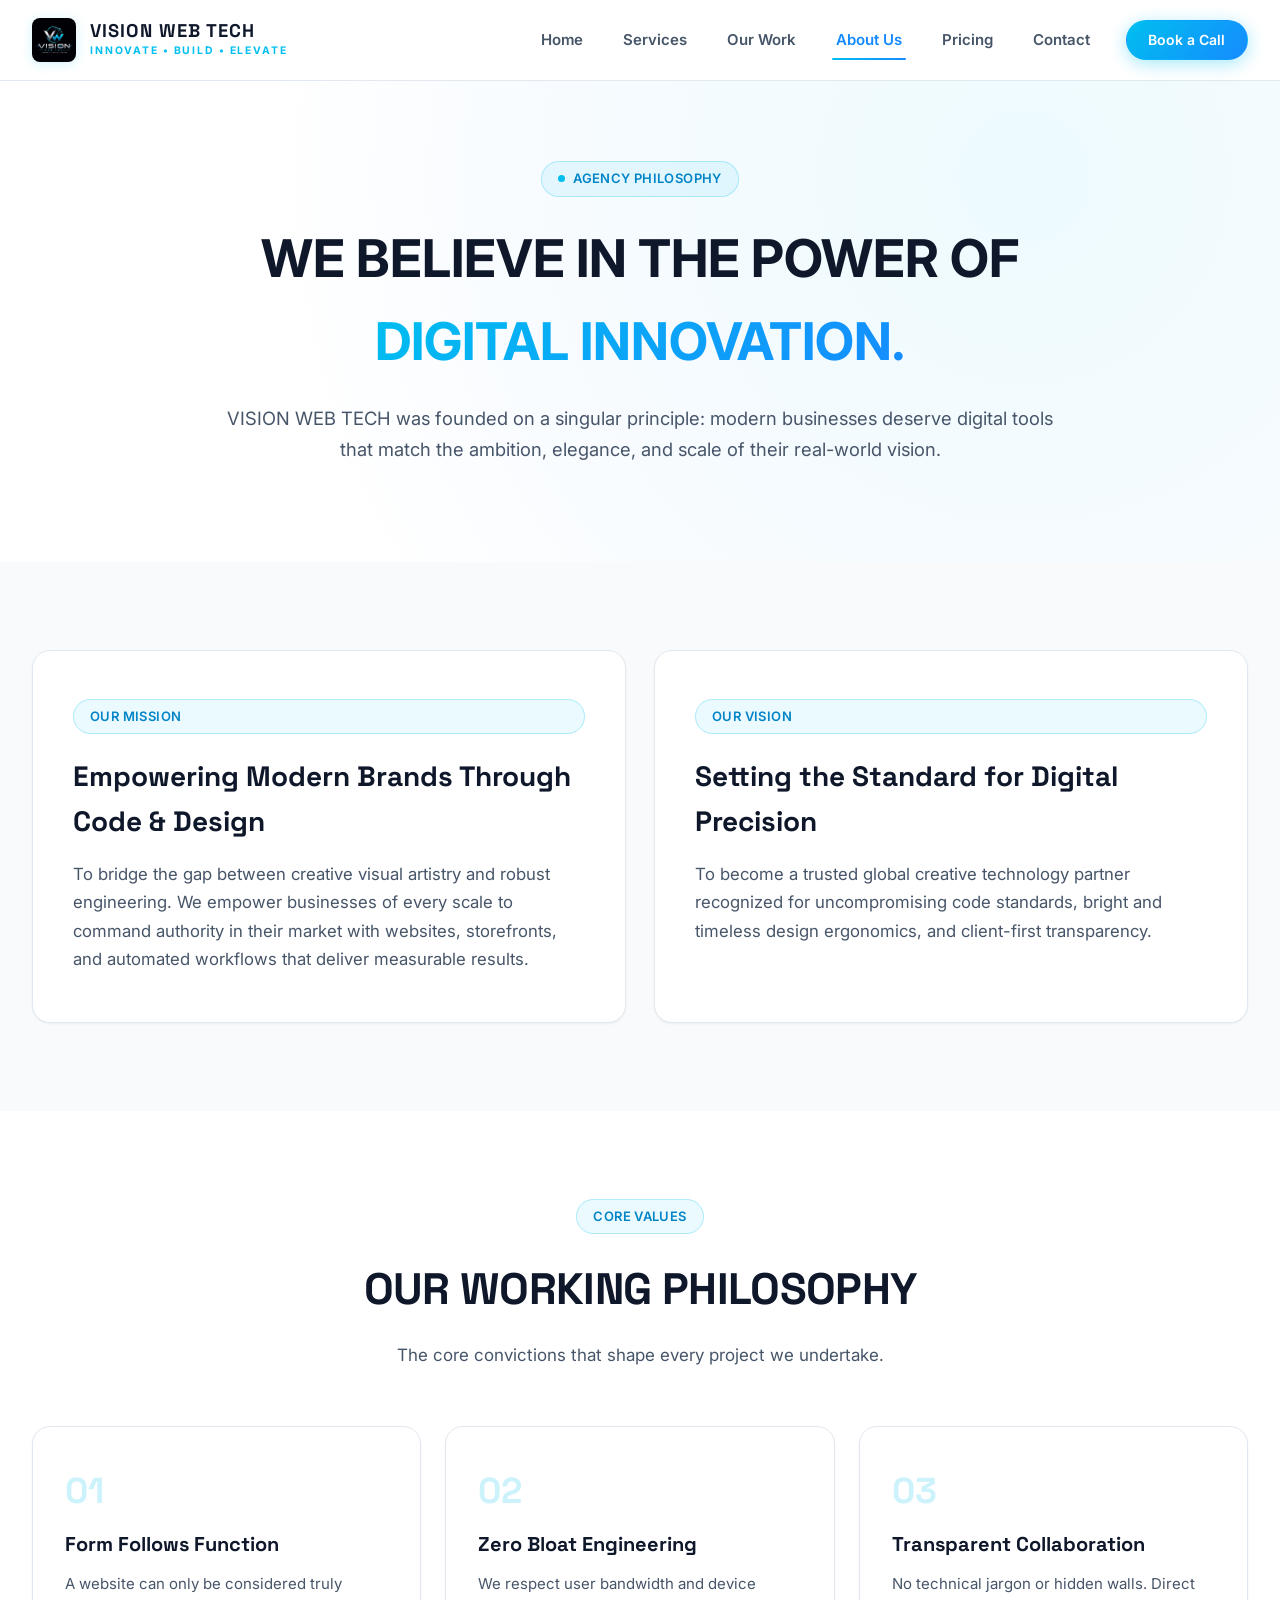
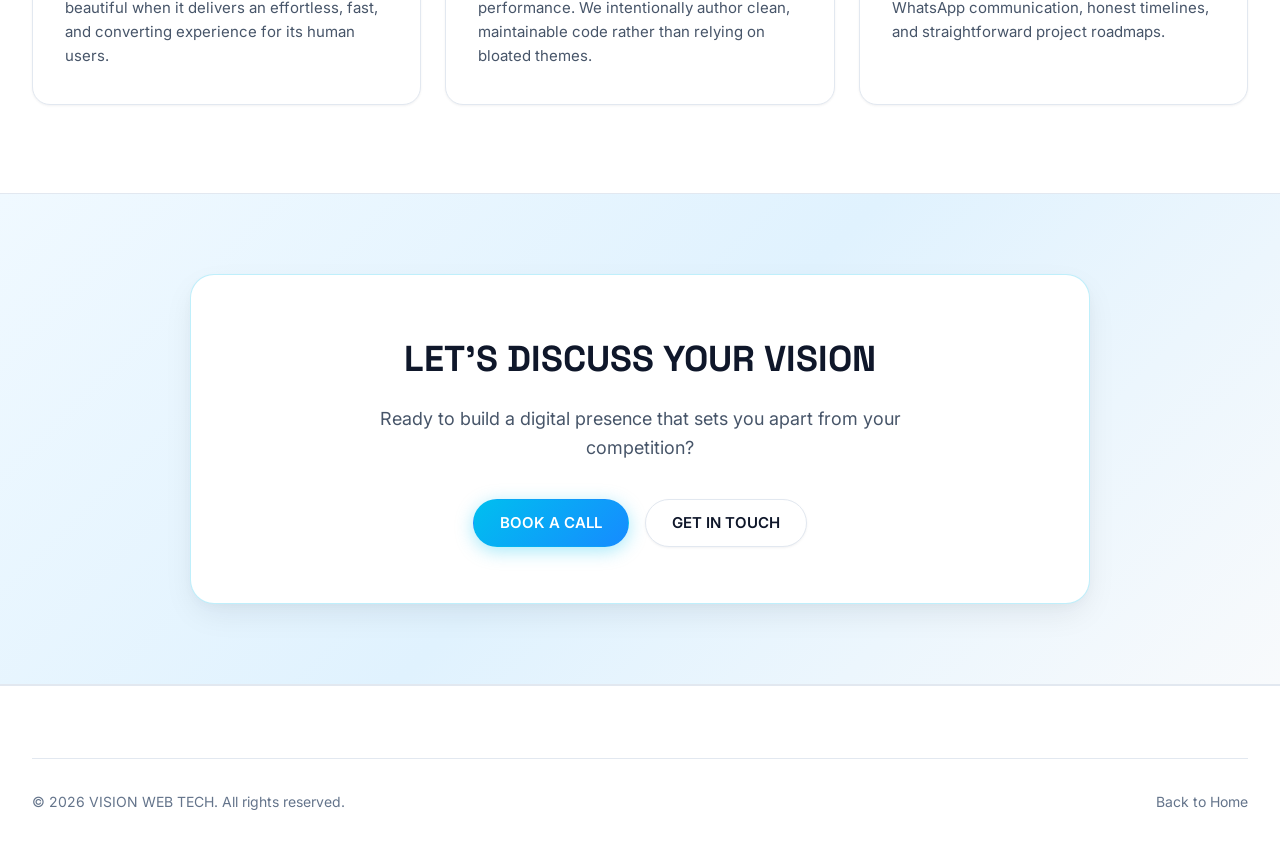
<file: about.html>
<!DOCTYPE html>
<html lang="en">
<head>
  <meta charset="UTF-8">
  <meta name="viewport" content="width=device-width, initial-scale=1.0">
  <meta http-equiv="X-UA-Compatible" content="IE=edge">
  
  <title>About VISION WEB TECH — Innovate • Build • Elevate</title>
  <meta name="description" content="Discover VISION WEB TECH: our engineering ethos, mission, vision, and core convictions in crafting high-impact digital experiences for businesses worldwide.">
  <meta name="keywords" content="About VISION WEB TECH, Digital Agency Philosophy, Web Engineering Team, Modern Web Agency">
  <meta name="author" content="VISION WEB TECH">
  <meta name="robots" content="index, follow">
  <link rel="canonical" href="https://visionwebtech.dpdns.org/about.html">

  <!-- Open Graph -->
  <meta property="og:locale" content="en_US">
  <meta property="og:type" content="website">
  <meta property="og:site_name" content="VISION WEB TECH">
  <meta property="og:title" content="About Us — VISION WEB TECH | Innovate • Build • Elevate">
  <meta property="og:description" content="We believe in the power of digital innovation. Discover our mission, vision, and working philosophy.">
  <meta property="og:image" content="https://visionwebtech.dpdns.org/assets/vision-web-tech-logo.jpg">
  <meta property="og:url" content="https://visionwebtech.dpdns.org/about.html">

  <!-- Twitter Card -->
  <meta name="twitter:card" content="summary_large_image">
  <meta name="twitter:title" content="About Us — VISION WEB TECH">
  <meta name="twitter:description" content="Empowering modern businesses with clean code, bright design, and digital precision.">
  <meta name="twitter:image" content="https://visionwebtech.dpdns.org/assets/vision-web-tech-logo.jpg">

  <link rel="preconnect" href="https://fonts.googleapis.com">
  <link rel="preconnect" href="https://fonts.gstatic.com" crossorigin>
  <link href="https://fonts.googleapis.com/css2?family=Inter:wght@400;500;600;700&family=Space+Grotesk:wght@500;600;700;800&display=swap" rel="stylesheet">
  <link rel="stylesheet" href="./styles/main.css">
  <link rel="icon" type="image/jpeg" href="./assets/vision-web-tech-logo.jpg">
  <link rel="apple-touch-icon" href="./assets/vision-web-tech-logo.jpg">

  <script type="application/ld+json">
  {
    "@context": "https://schema.org",
    "@graph": [
      {
        "@type": "BreadcrumbList",
        "itemListElement": [
          {
            "@type": "ListItem",
            "position": 1,
            "name": "Home",
            "item": "https://visionwebtech.dpdns.org/"
          },
          {
            "@type": "ListItem",
            "position": 2,
            "name": "About Us",
            "item": "https://visionwebtech.dpdns.org/about.html"
          }
        ]
      },
      {
        "@type": "AboutPage",
        "@id": "https://visionwebtech.dpdns.org/about.html#webpage",
        "url": "https://visionwebtech.dpdns.org/about.html",
        "name": "About VISION WEB TECH",
        "description": "Information about VISION WEB TECH, our creative mission, operating philosophy, and technological values."
      }
    ]
  }
  </script>
</head>
<body>
  <header class="header-wrapper" role="banner">
    <div class="container">
      <nav class="header-nav">
        <a href="index.html" class="brand-logo-wrap">
          <img src="./assets/vision-web-tech-logo.jpg" alt="VISION WEB TECH Logo" class="brand-logo-img">
          <div class="brand-text-block">
            <span class="brand-title">VISION WEB TECH</span>
            <span class="brand-tagline">INNOVATE • BUILD • ELEVATE</span>
          </div>
        </a>
        <div class="desktop-nav">
          <a href="index.html" class="nav-link">Home</a>
          <a href="index.html#services" class="nav-link">Services</a>
          <a href="index.html#work" class="nav-link">Our Work</a>
          <a href="about.html" class="nav-link active">About Us</a>
          <a href="index.html#pricing" class="nav-link">Pricing</a>
          <a href="contact.html" class="nav-link">Contact</a>
          <a href="book-a-call.html" class="btn btn-primary" style="padding: 0.65rem 1.35rem; font-size: 0.875rem;">Book a Call</a>
        </div>
      </nav>
    </div>
  </header>

  <section class="hero-section" style="padding: 5rem 0 4rem; text-align: center;">
    <div class="container" style="max-width: 900px;">
      <div class="badge-pill"><span class="pulse-dot"></span>Agency Philosophy</div>
      <h1 style="font-size: 3.25rem; margin-bottom: 1.25rem;">
        WE BELIEVE IN THE POWER OF <span class="text-gradient">DIGITAL INNOVATION.</span>
      </h1>
      <p style="font-size: 1.15rem; color: var(--text-secondary); line-height: 1.7; margin-bottom: 2rem;">
        VISION WEB TECH was founded on a singular principle: modern businesses deserve digital tools that match the ambition, elegance, and scale of their real-world vision.
      </p>
    </div>
  </section>

  <!-- Mission & Vision -->
  <section class="section-py section-bg-secondary">
    <div class="container">
      <div class="services-grid" style="grid-template-columns: repeat(2, 1fr);">
        <div class="bento-card" style="padding: 3rem 2.5rem;">
          <div class="badge-pill">Our Mission</div>
          <h2 style="font-family: var(--font-family-heading); font-size: 1.75rem; margin-bottom: 1rem;">
            Empowering Modern Brands Through Code & Design
          </h2>
          <p style="font-size: 1.05rem; line-height: 1.7; color: var(--text-secondary);">
            To bridge the gap between creative visual artistry and robust engineering. We empower businesses of every scale to command authority in their market with websites, storefronts, and automated workflows that deliver measurable results.
          </p>
        </div>

        <div class="bento-card" style="padding: 3rem 2.5rem;">
          <div class="badge-pill">Our Vision</div>
          <h2 style="font-family: var(--font-family-heading); font-size: 1.75rem; margin-bottom: 1rem;">
            Setting the Standard for Digital Precision
          </h2>
          <p style="font-size: 1.05rem; line-height: 1.7; color: var(--text-secondary);">
            To become a trusted global creative technology partner recognized for uncompromising code standards, bright and timeless design ergonomics, and client-first transparency.
          </p>
        </div>
      </div>
    </div>
  </section>

  <!-- Working Philosophy -->
  <section class="section-py">
    <div class="container">
      <div class="section-header">
        <div class="badge-pill">Core Values</div>
        <h2>OUR WORKING PHILOSOPHY</h2>
        <p>The core convictions that shape every project we undertake.</p>
      </div>

      <div class="bento-grid">
        <div class="bento-card">
          <span class="bento-number">01</span>
          <h3>Form Follows Function</h3>
          <p>A website can only be considered truly beautiful when it delivers an effortless, fast, and converting experience for its human users.</p>
        </div>

        <div class="bento-card">
          <span class="bento-number">02</span>
          <h3>Zero Bloat Engineering</h3>
          <p>We respect user bandwidth and device performance. We intentionally author clean, maintainable code rather than relying on bloated themes.</p>
        </div>

        <div class="bento-card">
          <span class="bento-number">03</span>
          <h3>Transparent Collaboration</h3>
          <p>No technical jargon or hidden walls. Direct WhatsApp communication, honest timelines, and straightforward project roadmaps.</p>
        </div>
      </div>
    </div>
  </section>

  <!-- CTA Banner -->
  <section class="cta-banner-section">
    <div class="container">
      <div class="cta-banner-box">
        <h2>LET'S DISCUSS YOUR VISION</h2>
        <p>Ready to build a digital presence that sets you apart from your competition?</p>
        <div class="cta-btns-group">
          <a href="book-a-call.html" class="btn btn-primary">BOOK A CALL</a>
          <a href="contact.html" class="btn btn-secondary">GET IN TOUCH</a>
        </div>
      </div>
    </div>
  </section>

  <footer class="footer-wrap">
    <div class="container">
      <div class="footer-bottom">
        <div>&copy; <span class="current-year">2026</span> VISION WEB TECH. All rights reserved.</div>
        <div><a href="index.html" style="color: var(--text-muted);">Back to Home</a></div>
      </div>
    </div>
  </footer>
  <script src="./scripts/main.js"></script>
</body>
</html>
</file>
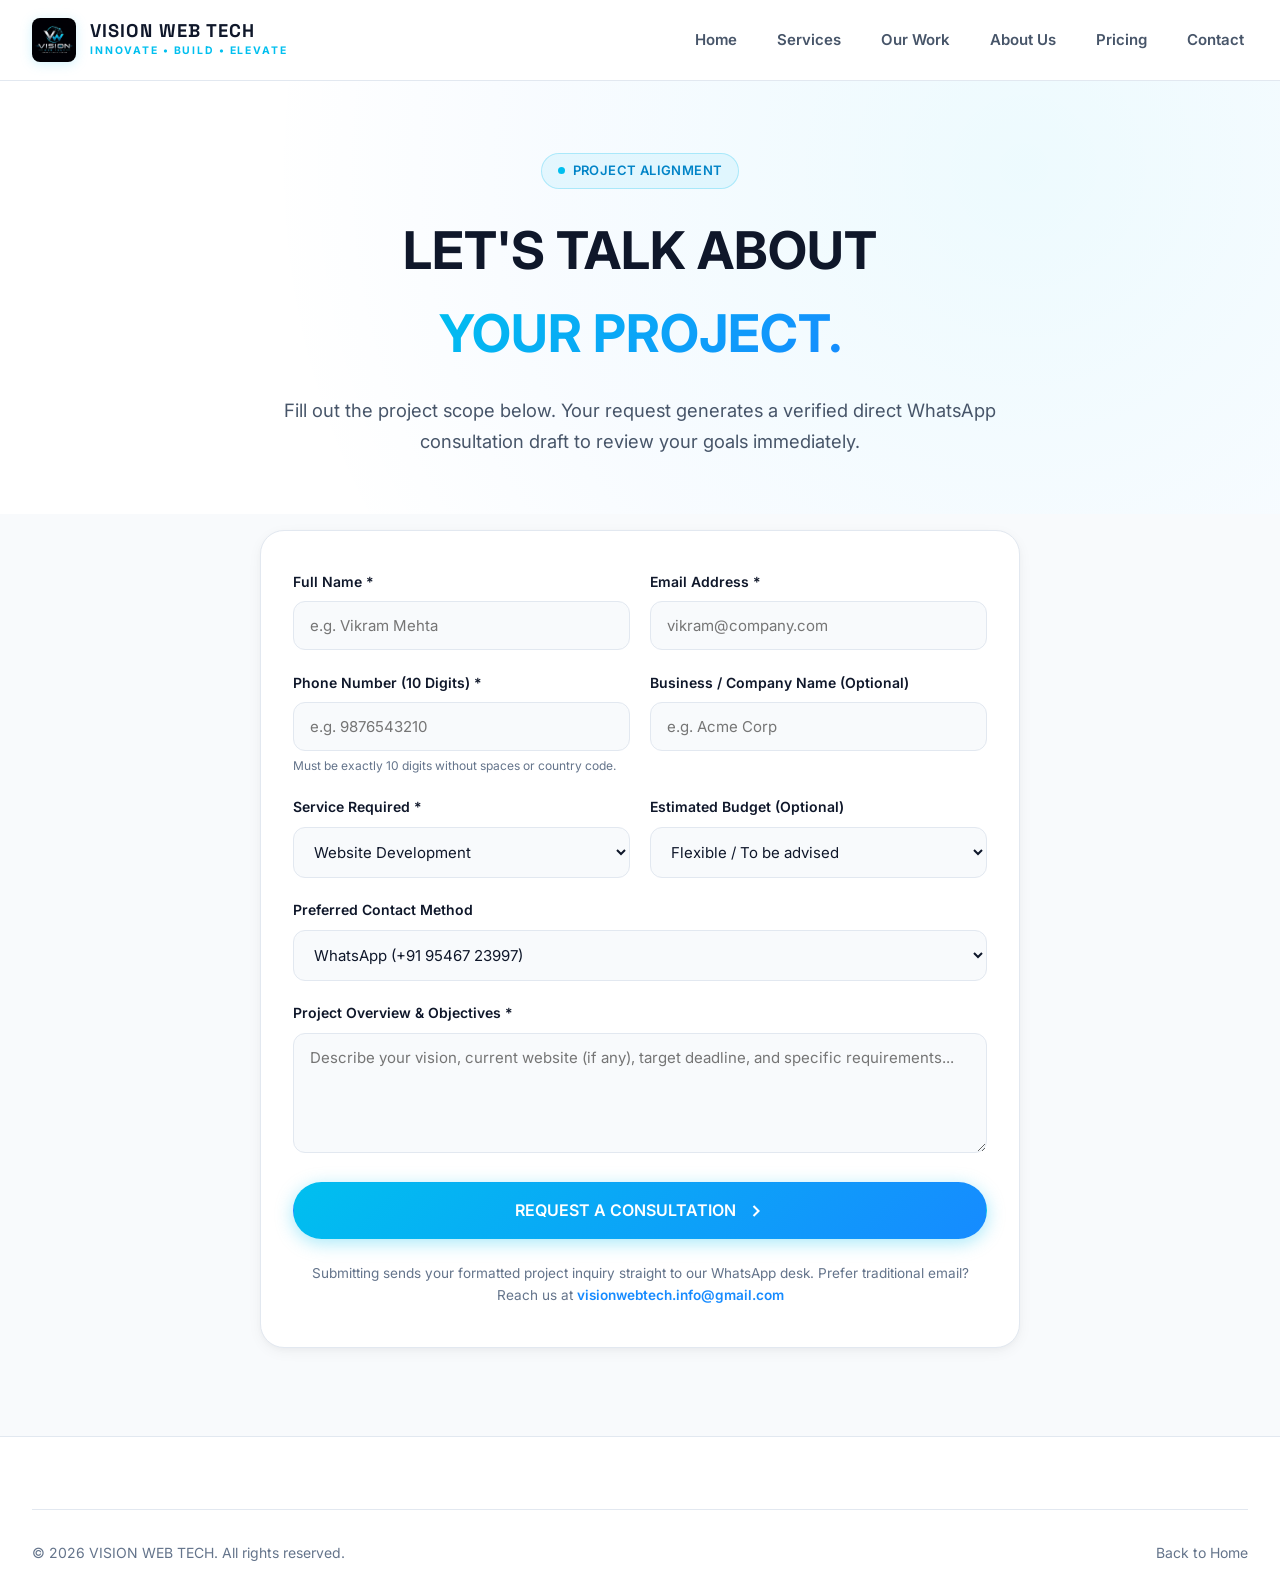
<file: book-a-call.html>
<!DOCTYPE html>
<html lang="en">
<head>
  <meta charset="UTF-8">
  <meta name="viewport" content="width=device-width, initial-scale=1.0">
  <meta http-equiv="X-UA-Compatible" content="IE=edge">
  
  <title>Book a Project Consultation Call — VISION WEB TECH</title>
  <meta name="description" content="Request a 1-on-1 discovery consultation with VISION WEB TECH. Scope your custom website development, e-commerce store, or AI automation with our lead engineering team.">
  <meta name="keywords" content="Book a Call VISION WEB TECH, Web Consultation, Web Development Quote, Hire Web Developers">
  <meta name="author" content="VISION WEB TECH">
  <meta name="robots" content="index, follow">
  <link rel="canonical" href="https://visionwebtech.dpdns.org/book-a-call.html">

  <!-- Open Graph -->
  <meta property="og:locale" content="en_US">
  <meta property="og:type" content="website">
  <meta property="og:site_name" content="VISION WEB TECH">
  <meta property="og:title" content="Book a Project Consultation Call — VISION WEB TECH">
  <meta property="og:description" content="Tell us about your project vision. Fast project scoping via WhatsApp and email.">
  <meta property="og:image" content="https://visionwebtech.dpdns.org/assets/vision-web-tech-logo.jpg">
  <meta property="og:url" content="https://visionwebtech.dpdns.org/book-a-call.html">

  <!-- Twitter Card -->
  <meta name="twitter:card" content="summary_large_image">
  <meta name="twitter:title" content="Book a Project Consultation — VISION WEB TECH">
  <meta name="twitter:description" content="Discovery consultation for websites, apps, and automations.">
  <meta name="twitter:image" content="https://visionwebtech.dpdns.org/assets/vision-web-tech-logo.jpg">

  <link rel="preconnect" href="https://fonts.googleapis.com">
  <link rel="preconnect" href="https://fonts.gstatic.com" crossorigin>
  <link href="https://fonts.googleapis.com/css2?family=Inter:wght@400;500;600;700&family=Space+Grotesk:wght@500;600;700;800&display=swap" rel="stylesheet">
  <link rel="stylesheet" href="./styles/main.css">
  <link rel="icon" type="image/jpeg" href="./assets/vision-web-tech-logo.jpg">
  <link rel="apple-touch-icon" href="./assets/vision-web-tech-logo.jpg">

  <script type="application/ld+json">
  {
    "@context": "https://schema.org",
    "@graph": [
      {
        "@type": "BreadcrumbList",
        "itemListElement": [
          {
            "@type": "ListItem",
            "position": 1,
            "name": "Home",
            "item": "https://visionwebtech.dpdns.org/"
          },
          {
            "@type": "ListItem",
            "position": 2,
            "name": "Book a Call",
            "item": "https://visionwebtech.dpdns.org/book-a-call.html"
          }
        ]
      },
      {
        "@type": "ContactPage",
        "@id": "https://visionwebtech.dpdns.org/book-a-call.html#webpage",
        "url": "https://visionwebtech.dpdns.org/book-a-call.html",
        "name": "Book a Consultation Call with VISION WEB TECH"
      }
    ]
  }
  </script>
</head>
<body>
  <header class="header-wrapper" role="banner">
    <div class="container">
      <nav class="header-nav">
        <a href="index.html" class="brand-logo-wrap">
          <img src="./assets/vision-web-tech-logo.jpg" alt="VISION WEB TECH Logo" class="brand-logo-img">
          <div class="brand-text-block">
            <span class="brand-title">VISION WEB TECH</span>
            <span class="brand-tagline">INNOVATE • BUILD • ELEVATE</span>
          </div>
        </a>
        <div class="desktop-nav">
          <a href="index.html" class="nav-link">Home</a>
          <a href="index.html#services" class="nav-link">Services</a>
          <a href="index.html#work" class="nav-link">Our Work</a>
          <a href="about.html" class="nav-link">About Us</a>
          <a href="index.html#pricing" class="nav-link">Pricing</a>
          <a href="contact.html" class="nav-link">Contact</a>
        </div>
      </nav>
    </div>
  </header>

  <section class="hero-section" style="padding: 4.5rem 0 3.5rem; text-align: center;">
    <div class="container" style="max-width: 800px;">
      <div class="badge-pill"><span class="pulse-dot"></span>Project Alignment</div>
      <h1 style="font-size: 3.25rem; margin-bottom: 1.25rem;">
        LET'S TALK ABOUT <span class="text-gradient">YOUR PROJECT.</span>
      </h1>
      <p style="font-size: 1.15rem; color: var(--text-secondary); line-height: 1.7;">
        Fill out the project scope below. Your request generates a verified direct WhatsApp consultation draft to review your goals immediately.
      </p>
    </div>
  </section>

  <section class="section-py section-bg-secondary" style="padding-top: 1rem;">
    <div class="container">
      <div style="max-width: 760px; margin: 0 auto;">
        
        <div class="form-card">
          <form id="consultationForm">
            
            <div style="display: grid; grid-template-columns: 1fr 1fr; gap: 1.25rem;">
              <div class="form-group">
                <label class="form-label" for="formName">Full Name *</label>
                <input type="text" id="formName" class="form-input" placeholder="e.g. Vikram Mehta" required>
              </div>

              <div class="form-group">
                <label class="form-label" for="formEmail">Email Address *</label>
                <input type="email" id="formEmail" class="form-input" placeholder="vikram@company.com" required>
              </div>
            </div>

            <div style="display: grid; grid-template-columns: 1fr 1fr; gap: 1.25rem;">
              <div class="form-group">
                <label class="form-label" for="formPhone">Phone Number (10 Digits) *</label>
                <input type="tel" id="formPhone" class="form-input" placeholder="e.g. 9876543210" pattern="[0-9]{10}" maxlength="10" inputmode="numeric" required aria-describedby="phoneError">
                <span id="phoneError" class="field-error-msg" role="alert">
                  <svg width="14" height="14" viewBox="0 0 24 24" fill="none" stroke="currentColor" stroke-width="2"><circle cx="12" cy="12" r="10"/><line x1="12" y1="8" x2="12" y2="12"/><line x1="12" y1="16" x2="12.01" y2="16"/></svg>
                  Please enter exactly 10 numeric digits.
                </span>
                <span class="field-hint">Must be exactly 10 digits without spaces or country code.</span>
              </div>

              <div class="form-group">
                <label class="form-label" for="formBusiness">Business / Company Name (Optional)</label>
                <input type="text" id="formBusiness" class="form-input" placeholder="e.g. Acme Corp">
              </div>
            </div>

            <div style="display: grid; grid-template-columns: 1fr 1fr; gap: 1.25rem;">
              <div class="form-group">
                <label class="form-label" for="formService">Service Required *</label>
                <select id="formService" class="form-select" required>
                  <option value="Website Development">Website Development</option>
                  <option value="E-commerce Development">E-commerce Development</option>
                  <option value="Landing Page Development">Landing Page Development</option>
                  <option value="Custom Web Applications">Custom Web Applications</option>
                  <option value="UI/UX Design">UI/UX Design</option>
                  <option value="AI Automation">AI Automation</option>
                  <option value="Full Digital Overhaul">Full Digital Overhaul</option>
                </select>
              </div>

              <div class="form-group">
                <label class="form-label" for="formBudget">Estimated Budget (Optional)</label>
                <select id="formBudget" class="form-select">
                  <option value="Flexible / To be advised">Flexible / To be advised</option>
                  <option value="₹15,000 - ₹35,000">₹15,000 - ₹35,000</option>
                  <option value="₹35,000 - ₹75,000">₹35,000 - ₹75,000</option>
                  <option value="₹75,000 - ₹1,50,000">₹75,000 - ₹1,50,000</option>
                  <option value="₹1,50,000+">₹1,50,000+</option>
                </select>
              </div>
            </div>

            <div class="form-group">
              <label class="form-label" for="formContactMethod">Preferred Contact Method</label>
              <select id="formContactMethod" class="form-select">
                <option value="WhatsApp">WhatsApp (+91 95467 23997)</option>
                <option value="Direct Phone Call">Direct Phone Call</option>
                <option value="Email">Email</option>
              </select>
            </div>

            <div class="form-group">
              <label class="form-label" for="formDetails">Project Overview & Objectives *</label>
              <textarea id="formDetails" class="form-textarea" placeholder="Describe your vision, current website (if any), target deadline, and specific requirements..." required></textarea>
            </div>

            <button type="submit" class="btn btn-primary" style="width: 100%; padding: 1.1rem; font-size: 1rem;">
              REQUEST A CONSULTATION
              <svg width="20" height="20" viewBox="0 0 24 24" fill="none" stroke="currentColor" stroke-width="2.5"><polyline points="9 18 15 12 9 6"/></svg>
            </button>

            <div style="margin-top: 1.5rem; text-align: center; font-size: 0.85rem; color: var(--text-muted);">
              Submitting sends your formatted project inquiry straight to our WhatsApp desk. Prefer traditional email? Reach us at <a href="mailto:visionwebtech.info@gmail.com" style="color: var(--electric-blue); font-weight: 600;">visionwebtech.info@gmail.com</a>
            </div>
          </form>
        </div>

      </div>
    </div>
  </section>

  <footer class="footer-wrap">
    <div class="container">
      <div class="footer-bottom">
        <div>&copy; <span class="current-year">2026</span> VISION WEB TECH. All rights reserved.</div>
        <div><a href="index.html" style="color: var(--text-muted);">Back to Home</a></div>
      </div>
    </div>
  </footer>
  <script src="./scripts/main.js"></script>
</body>
</html>
</file>
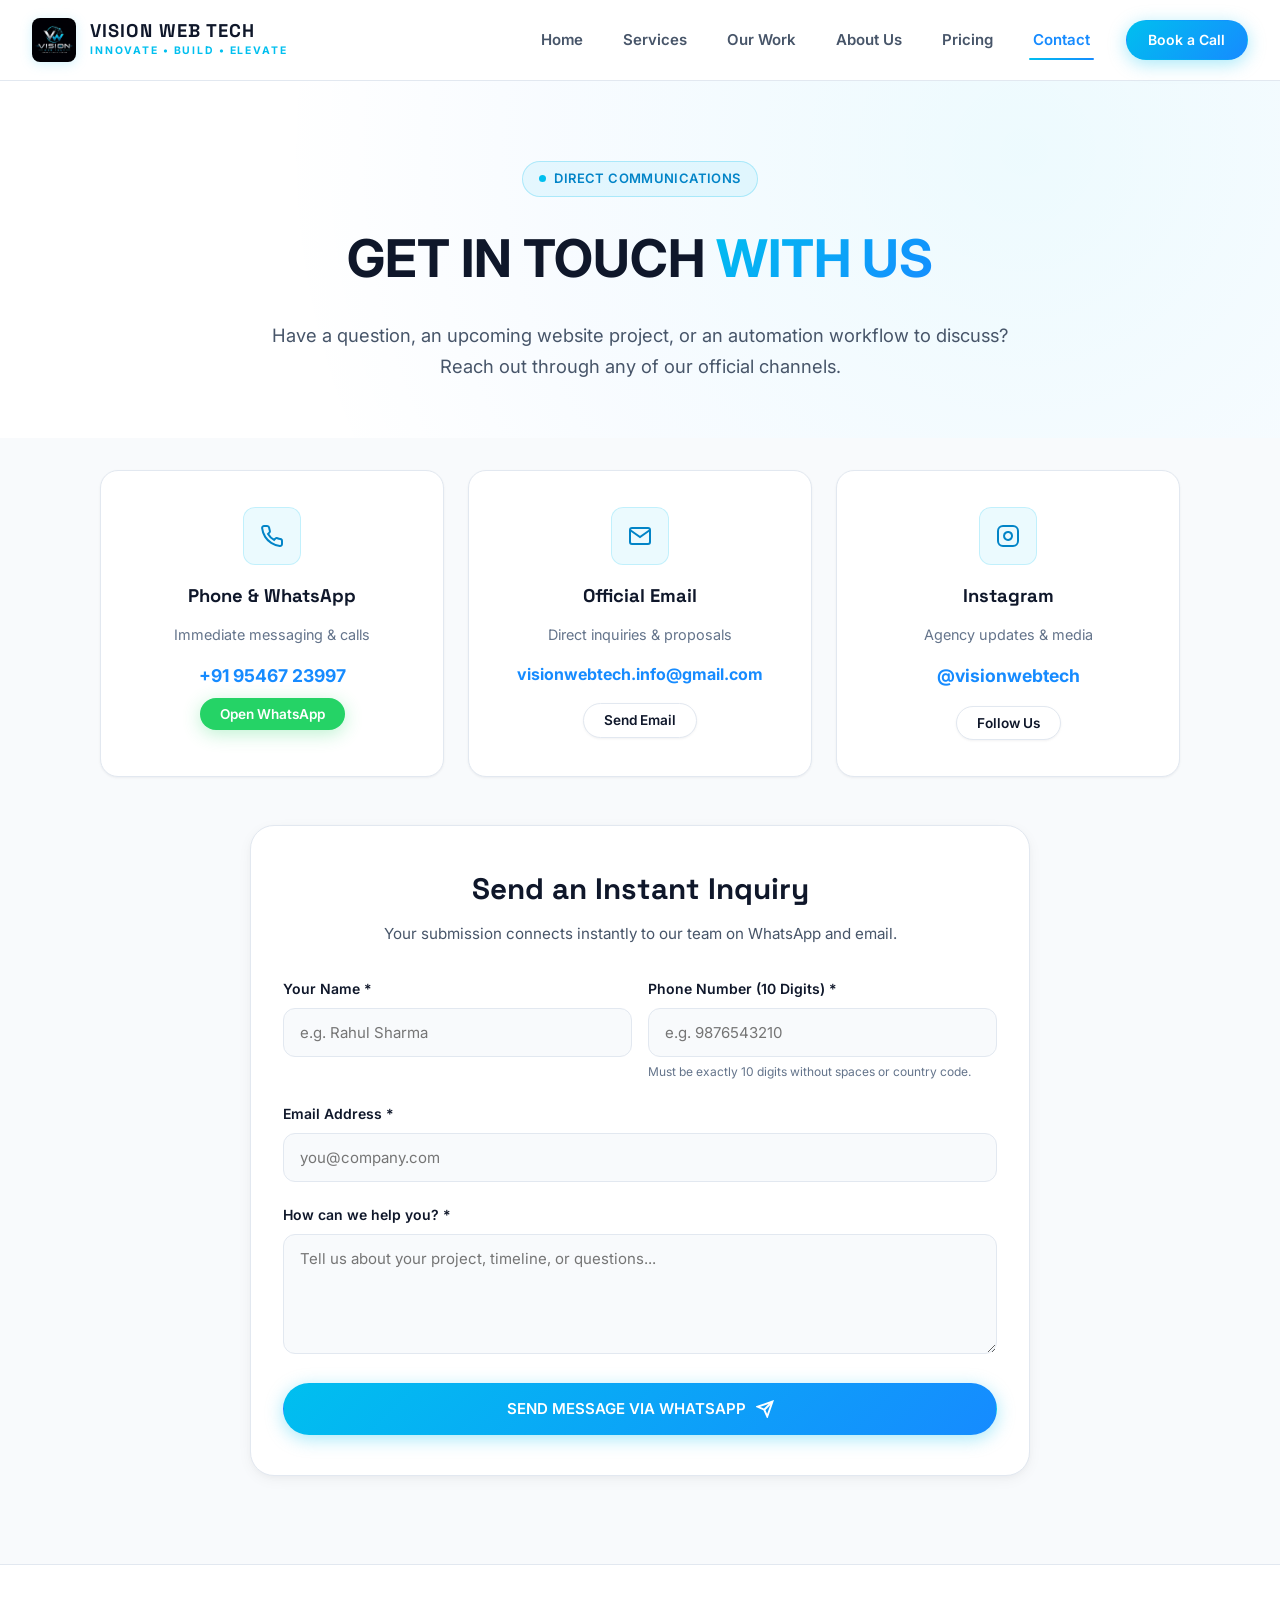
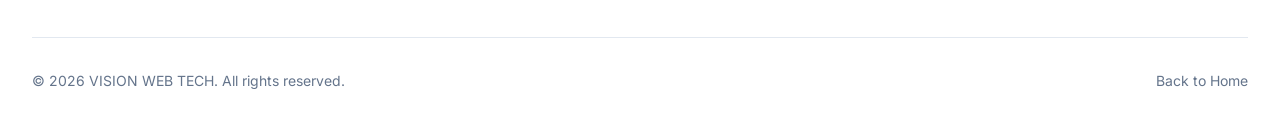
<file: contact.html>
<!DOCTYPE html>
<html lang="en">
<head>
  <meta charset="UTF-8">
  <meta name="viewport" content="width=device-width, initial-scale=1.0">
  <meta http-equiv="X-UA-Compatible" content="IE=edge">
  
  <title>Contact VISION WEB TECH — WhatsApp, Call & Email Inquiries</title>
  <meta name="description" content="Get in touch with VISION WEB TECH. Phone / WhatsApp: +91 95467 23997, Email: visionwebtech.info@gmail.com, Instagram: @visionwebtech. Direct project inquiries and support.">
  <meta name="keywords" content="Contact VISION WEB TECH, Web Agency Contact, WhatsApp Web Support, Web Development Inquiry">
  <meta name="author" content="VISION WEB TECH">
  <meta name="robots" content="index, follow">
  <link rel="canonical" href="https://visionwebtech.dpdns.org/contact.html">

  <!-- Open Graph -->
  <meta property="og:locale" content="en_US">
  <meta property="og:type" content="website">
  <meta property="og:site_name" content="VISION WEB TECH">
  <meta property="og:title" content="Contact VISION WEB TECH — Phone, WhatsApp & Email">
  <meta property="og:description" content="Reach out directly for project inquiries, custom quotes, or technical questions. Phone / WhatsApp: +91 95467 23997.">
  <meta property="og:image" content="https://visionwebtech.dpdns.org/assets/vision-web-tech-logo.jpg">
  <meta property="og:url" content="https://visionwebtech.dpdns.org/contact.html">

  <!-- Twitter Card -->
  <meta name="twitter:card" content="summary_large_image">
  <meta name="twitter:title" content="Contact VISION WEB TECH">
  <meta name="twitter:description" content="Direct communication via WhatsApp (+91 95467 23997) or email: visionwebtech.info@gmail.com.">
  <meta name="twitter:image" content="https://visionwebtech.dpdns.org/assets/vision-web-tech-logo.jpg">

  <link rel="preconnect" href="https://fonts.googleapis.com">
  <link rel="preconnect" href="https://fonts.gstatic.com" crossorigin>
  <link href="https://fonts.googleapis.com/css2?family=Inter:wght@400;500;600;700&family=Space+Grotesk:wght@500;600;700;800&display=swap" rel="stylesheet">
  <link rel="stylesheet" href="./styles/main.css">
  <link rel="icon" type="image/jpeg" href="./assets/vision-web-tech-logo.jpg">
  <link rel="apple-touch-icon" href="./assets/vision-web-tech-logo.jpg">

  <script type="application/ld+json">
  {
    "@context": "https://schema.org",
    "@graph": [
      {
        "@type": "BreadcrumbList",
        "itemListElement": [
          {
            "@type": "ListItem",
            "position": 1,
            "name": "Home",
            "item": "https://visionwebtech.dpdns.org/"
          },
          {
            "@type": "ListItem",
            "position": 2,
            "name": "Contact",
            "item": "https://visionwebtech.dpdns.org/contact.html"
          }
        ]
      },
      {
        "@type": "ContactPage",
        "@id": "https://visionwebtech.dpdns.org/contact.html#webpage",
        "url": "https://visionwebtech.dpdns.org/contact.html",
        "name": "Contact VISION WEB TECH",
        "mainEntity": {
          "@type": "Organization",
          "name": "VISION WEB TECH",
          "telephone": "+919546723997",
          "email": "visionwebtech.info@gmail.com",
          "sameAs": [
            "https://www.instagram.com/visionwebtech/"
          ]
        }
      }
    ]
  }
  </script>
</head>
<body>
  <header class="header-wrapper" role="banner">
    <div class="container">
      <nav class="header-nav">
        <a href="index.html" class="brand-logo-wrap">
          <img src="./assets/vision-web-tech-logo.jpg" alt="VISION WEB TECH Logo" class="brand-logo-img">
          <div class="brand-text-block">
            <span class="brand-title">VISION WEB TECH</span>
            <span class="brand-tagline">INNOVATE • BUILD • ELEVATE</span>
          </div>
        </a>
        <div class="desktop-nav">
          <a href="index.html" class="nav-link">Home</a>
          <a href="index.html#services" class="nav-link">Services</a>
          <a href="index.html#work" class="nav-link">Our Work</a>
          <a href="about.html" class="nav-link">About Us</a>
          <a href="index.html#pricing" class="nav-link">Pricing</a>
          <a href="contact.html" class="nav-link active">Contact</a>
          <a href="book-a-call.html" class="btn btn-primary" style="padding: 0.65rem 1.35rem; font-size: 0.875rem;">Book a Call</a>
        </div>
      </nav>
    </div>
  </header>

  <section class="hero-section" style="padding: 5rem 0 3.5rem; text-align: center;">
    <div class="container" style="max-width: 800px;">
      <div class="badge-pill"><span class="pulse-dot"></span>Direct Communications</div>
      <h1 style="font-size: 3.25rem; margin-bottom: 1.25rem;">
        GET IN TOUCH <span class="text-gradient">WITH US</span>
      </h1>
      <p style="font-size: 1.15rem; color: var(--text-secondary); line-height: 1.7;">
        Have a question, an upcoming website project, or an automation workflow to discuss? Reach out through any of our official channels.
      </p>
    </div>
  </section>

  <section class="section-py section-bg-secondary" style="padding-top: 2rem;">
    <div class="container">
      <div style="display: grid; grid-template-columns: 1fr; gap: 3rem; max-width: 1080px; margin: 0 auto; align-items: start;">
        
        <!-- Channels Info & Form Layout -->
        <div style="display: grid; grid-template-columns: 1fr; gap: 2rem;">
          
          <div style="display: grid; grid-template-columns: repeat(auto-fit, minmax(260px, 1fr)); gap: 1.5rem;">
            <!-- Phone / WhatsApp Card -->
            <div class="bento-card" style="text-align: center; align-items: center;">
              <div class="service-icon-box" style="margin-bottom: 1rem;">
                <svg width="24" height="24" viewBox="0 0 24 24" fill="none" stroke="currentColor" stroke-width="2"><path d="M22 16.92v3a2 2 0 0 1-2.18 2 19.79 19.79 0 0 1-8.63-3.07 19.5 19.5 0 0 1-6-6 19.79 19.79 0 0 1-3.07-8.67A2 2 0 0 1 4.11 2h3a2 2 0 0 1 2 1.72 12.84 12.84 0 0 0 .7 2.81 2 2 0 0 1-.45 2.11L8.09 9.91a16 16 0 0 0 6 6l1.27-1.27a2 2 0 0 1 2.11-.45 12.84 12.84 0 0 0 2.81.7A2 2 0 0 1 22 16.92z"/></svg>
              </div>
              <h3 style="font-size: 1.15rem;">Phone & WhatsApp</h3>
              <p style="color: var(--text-muted); font-size: 0.9rem; margin-bottom: 1rem;">Immediate messaging & calls</p>
              <a href="tel:+919546723997" style="font-weight: 700; color: var(--electric-blue); font-size: 1.1rem; display: block; margin-bottom: 0.5rem;">+91 95467 23997</a>
              <a href="https://wa.me/919546723997" target="_blank" rel="noopener noreferrer" class="btn btn-whatsapp" style="padding: 0.5rem 1.25rem; font-size: 0.85rem;">Open WhatsApp</a>
            </div>

            <!-- Email Card -->
            <div class="bento-card" style="text-align: center; align-items: center;">
              <div class="service-icon-box" style="margin-bottom: 1rem;">
                <svg width="24" height="24" viewBox="0 0 24 24" fill="none" stroke="currentColor" stroke-width="2"><path d="M4 4h16c1.1 0 2 .9 2 2v12c0 1.1-.9 2-2 2H4c-1.1 0-2-.9-2-2V6c0-1.1.9-2 2-2z"/><polyline points="22,6 12,13 2,6"/></svg>
              </div>
              <h3 style="font-size: 1.15rem;">Official Email</h3>
              <p style="color: var(--text-muted); font-size: 0.9rem; margin-bottom: 1rem;">Direct inquiries & proposals</p>
              <a href="mailto:visionwebtech.info@gmail.com" style="font-weight: 700; color: var(--electric-blue); font-size: 1rem; word-break: break-all; margin-bottom: 1rem;">visionwebtech.info@gmail.com</a>
              <a href="mailto:visionwebtech.info@gmail.com" class="btn btn-secondary" style="padding: 0.5rem 1.25rem; font-size: 0.85rem;">Send Email</a>
            </div>

            <!-- Instagram Card -->
            <div class="bento-card" style="text-align: center; align-items: center;">
              <div class="service-icon-box" style="margin-bottom: 1rem;">
                <svg width="24" height="24" viewBox="0 0 24 24" fill="none" stroke="currentColor" stroke-width="2"><rect x="2" y="2" width="20" height="20" rx="5" ry="5"/><path d="M16 11.37A4 4 0 1 1 12.63 8 4 4 0 0 1 16 11.37z"/><line x1="17.5" y1="6.5" x2="17.51" y2="6.5"/></svg>
              </div>
              <h3 style="font-size: 1.15rem;">Instagram</h3>
              <p style="color: var(--text-muted); font-size: 0.9rem; margin-bottom: 1rem;">Agency updates & media</p>
              <a href="https://www.instagram.com/visionwebtech/" target="_blank" rel="noopener noreferrer" style="font-weight: 700; color: var(--electric-blue); font-size: 1.1rem; display: block; margin-bottom: 1rem;">@visionwebtech</a>
              <a href="https://www.instagram.com/visionwebtech/" target="_blank" rel="noopener noreferrer" class="btn btn-secondary" style="padding: 0.5rem 1.25rem; font-size: 0.85rem;">Follow Us</a>
            </div>
          </div>

          <!-- Direct Inquiry Form -->
          <div class="form-card" style="max-width: 780px; margin: 1rem auto 0; width: 100%;">
            <div style="text-align: center; margin-bottom: 2rem;">
              <h2 style="font-family: var(--font-family-heading); font-size: 1.85rem; font-weight: 800; color: var(--text-primary); margin-bottom: 0.5rem;">
                Send an Instant Inquiry
              </h2>
              <p style="color: var(--text-secondary); font-size: 0.95rem;">
                Your submission connects instantly to our team on WhatsApp and email.
              </p>
            </div>

            <form id="inquiryForm">
              <div style="display: grid; grid-template-columns: 1fr 1fr; gap: 1rem;">
                <div class="form-group">
                  <label class="form-label" for="contactName">Your Name *</label>
                  <input type="text" id="contactName" class="form-input" placeholder="e.g. Rahul Sharma" required>
                </div>
                <div class="form-group">
                  <label class="form-label" for="contactPhone">Phone Number (10 Digits) *</label>
                  <input type="tel" id="contactPhone" class="form-input" placeholder="e.g. 9876543210" pattern="[0-9]{10}" maxlength="10" inputmode="numeric" required aria-describedby="contactPhoneError">
                  <span id="contactPhoneError" class="field-error-msg" role="alert">
                    <svg width="14" height="14" viewBox="0 0 24 24" fill="none" stroke="currentColor" stroke-width="2"><circle cx="12" cy="12" r="10"/><line x1="12" y1="8" x2="12" y2="12"/><line x1="12" y1="16" x2="12.01" y2="16"/></svg>
                    Please enter exactly 10 numeric digits.
                  </span>
                  <span class="field-hint">Must be exactly 10 digits without spaces or country code.</span>
                </div>
              </div>

              <div class="form-group">
                <label class="form-label" for="contactEmail">Email Address *</label>
                <input type="email" id="contactEmail" class="form-input" placeholder="you@company.com" required>
              </div>

              <div class="form-group">
                <label class="form-label" for="contactMessage">How can we help you? *</label>
                <textarea id="contactMessage" class="form-textarea" placeholder="Tell us about your project, timeline, or questions..." required></textarea>
              </div>

              <button type="submit" class="btn btn-primary" style="width: 100%; padding: 1rem;">
                SEND MESSAGE VIA WHATSAPP
                <svg width="18" height="18" viewBox="0 0 24 24" fill="none" stroke="currentColor" stroke-width="2.5"><line x1="22" y1="2" x2="11" y2="13"/><polygon points="22 2 15 22 11 13 2 9 22 2"/></svg>
              </button>
            </form>
          </div>

        </div>

      </div>
    </div>
  </section>

  <footer class="footer-wrap">
    <div class="container">
      <div class="footer-bottom">
        <div>&copy; <span class="current-year">2026</span> VISION WEB TECH. All rights reserved.</div>
        <div><a href="index.html" style="color: var(--text-muted);">Back to Home</a></div>
      </div>
    </div>
  </footer>
  <script src="./scripts/main.js"></script>
</body>
</html>
</file>
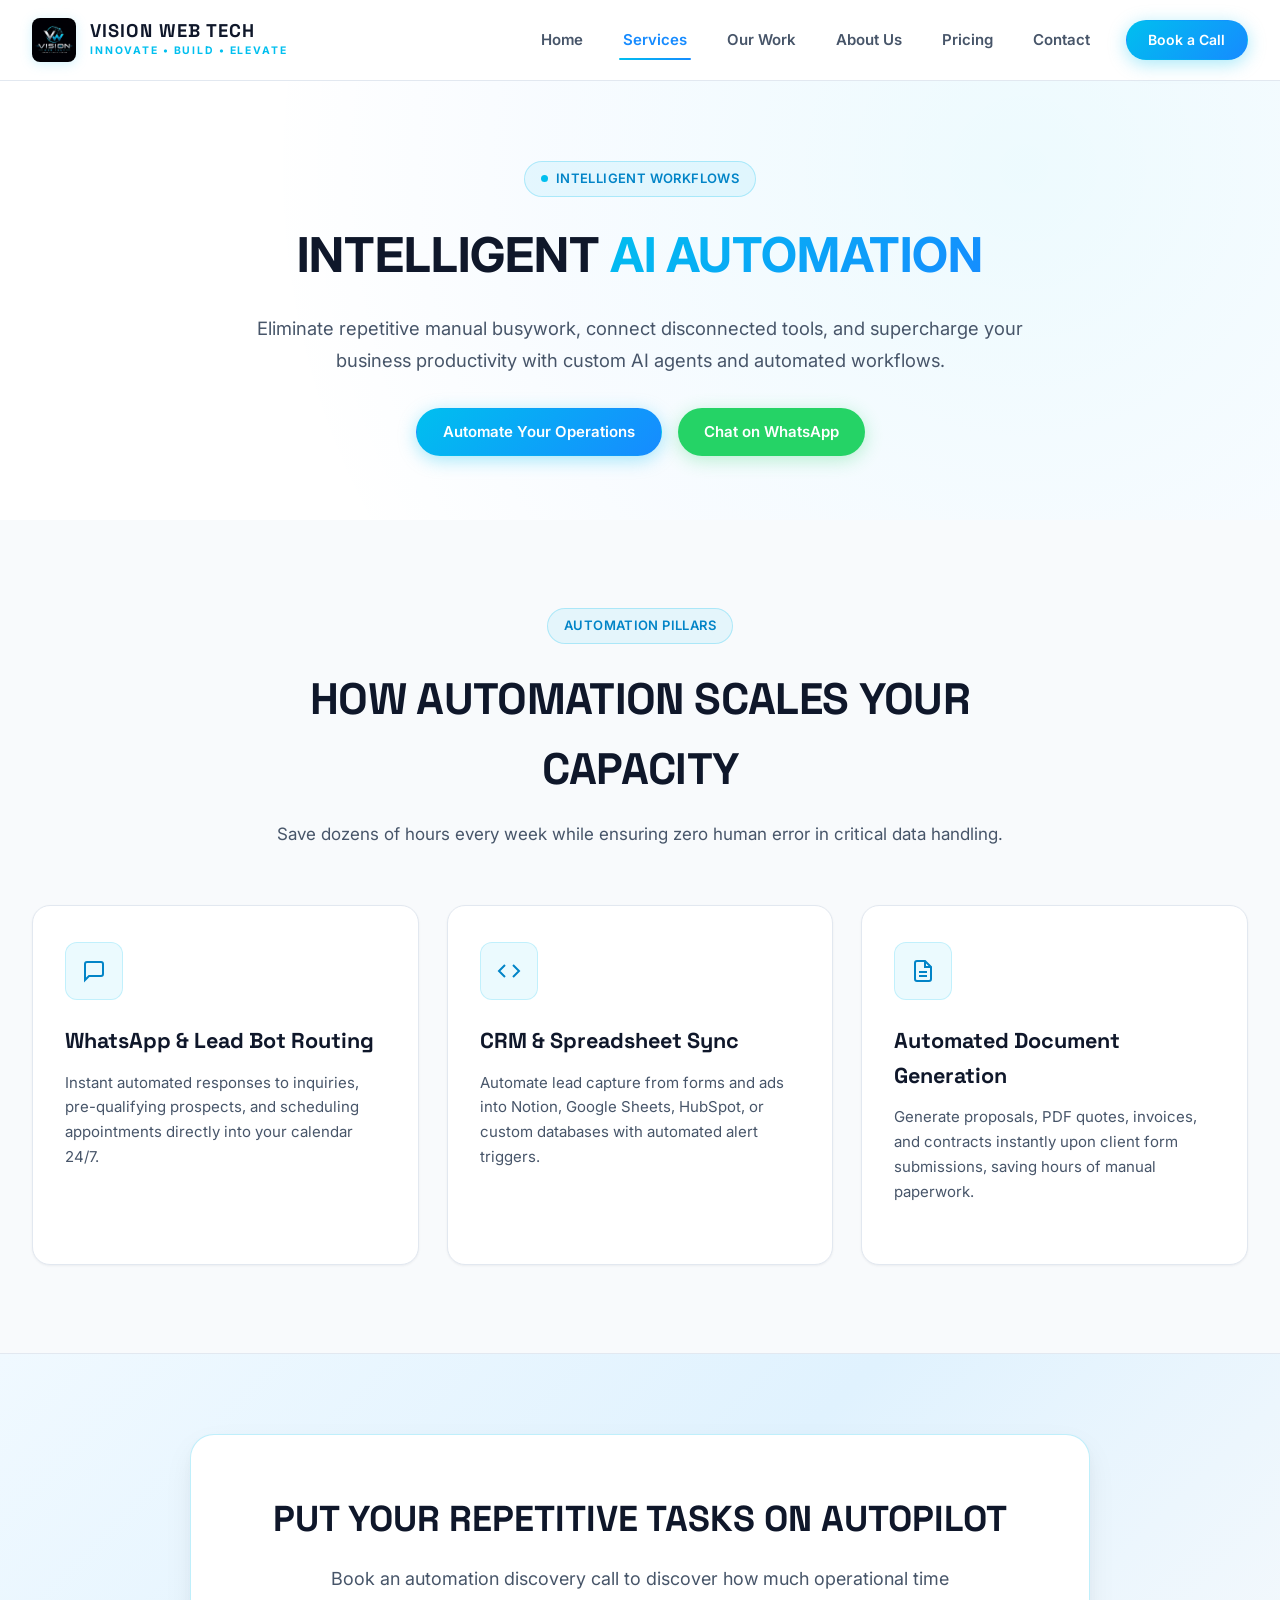
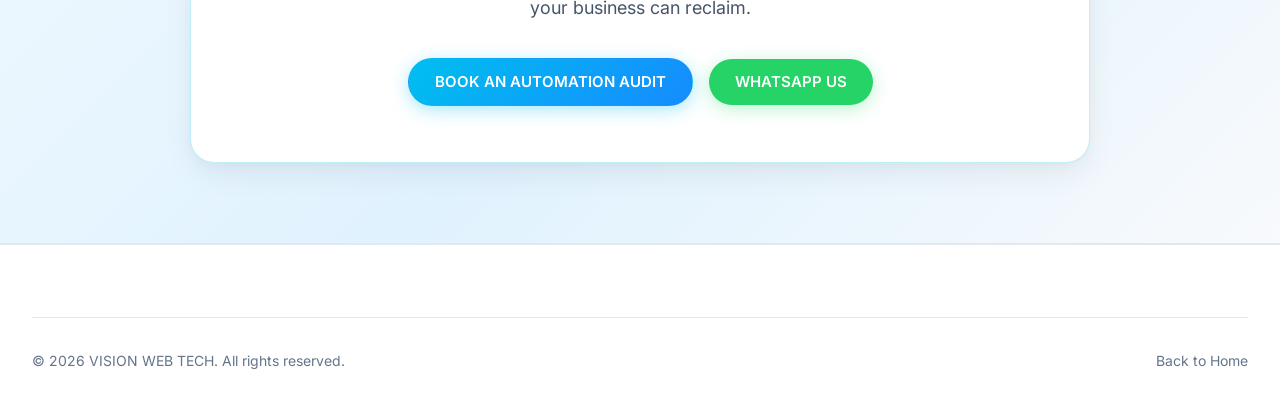
<file: services-ai-automation.html>
<!DOCTYPE html>
<html lang="en">
<head>
  <meta charset="UTF-8">
  <meta name="viewport" content="width=device-width, initial-scale=1.0">
  <meta http-equiv="X-UA-Compatible" content="IE=edge">
  
  <title>Intelligent AI Automation Services — VISION WEB TECH</title>
  <meta name="description" content="Intelligent workflow automation, AI business bots, CRM synchronization, and automated communication pipelines that eliminate manual busywork and scale business capacity.">
  <meta name="keywords" content="AI Automation Services, Business Process Automation, Workflow Automation Bots, CRM Integration, WhatsApp Automation">
  <meta name="author" content="VISION WEB TECH">
  <meta name="robots" content="index, follow">
  <link rel="canonical" href="https://visionwebtech.dpdns.org/services-ai-automation.html">

  <!-- Open Graph -->
  <meta property="og:locale" content="en_US">
  <meta property="og:type" content="article">
  <meta property="og:site_name" content="VISION WEB TECH">
  <meta property="og:title" content="AI Automation & Business Workflow Services — VISION WEB TECH">
  <meta property="og:description" content="Automate manual tasks, connect CRMs, and deploy AI customer workflows with VISION WEB TECH.">
  <meta property="og:image" content="https://visionwebtech.dpdns.org/assets/vision-web-tech-logo.jpg">
  <meta property="og:url" content="https://visionwebtech.dpdns.org/services-ai-automation.html">

  <!-- Twitter Card -->
  <meta name="twitter:card" content="summary_large_image">
  <meta name="twitter:title" content="AI Automation Services — VISION WEB TECH">
  <meta name="twitter:description" content="Scale operational capacity with intelligent bots, CRM pipelines, and document automation.">
  <meta name="twitter:image" content="https://visionwebtech.dpdns.org/assets/vision-web-tech-logo.jpg">

  <link rel="preconnect" href="https://fonts.googleapis.com">
  <link rel="preconnect" href="https://fonts.gstatic.com" crossorigin>
  <link href="https://fonts.googleapis.com/css2?family=Inter:wght@400;500;600;700&family=Space+Grotesk:wght@500;600;700;800&display=swap" rel="stylesheet">
  <link rel="stylesheet" href="./styles/main.css">
  <link rel="icon" type="image/jpeg" href="./assets/vision-web-tech-logo.jpg">
  <link rel="apple-touch-icon" href="./assets/vision-web-tech-logo.jpg">

  <script type="application/ld+json">
  {
    "@context": "https://schema.org",
    "@graph": [
      {
        "@type": "BreadcrumbList",
        "itemListElement": [
          {
            "@type": "ListItem",
            "position": 1,
            "name": "Home",
            "item": "https://visionwebtech.dpdns.org/"
          },
          {
            "@type": "ListItem",
            "position": 2,
            "name": "Services",
            "item": "https://visionwebtech.dpdns.org/#services"
          },
          {
            "@type": "ListItem",
            "position": 3,
            "name": "AI Automation",
            "item": "https://visionwebtech.dpdns.org/services-ai-automation.html"
          }
        ]
      },
      {
        "@type": "Service",
        "name": "AI Workflow Automation",
        "serviceType": "Intelligent Automation & Integration",
        "provider": {
          "@type": "Organization",
          "name": "VISION WEB TECH",
          "url": "https://visionwebtech.dpdns.org/",
          "telephone": "+919546723997",
          "email": "visionwebtech.info@gmail.com"
        },
        "description": "Custom workflow automations connecting CRMs, automated WhatsApp customer agents, spreadsheet synchronization, and dynamic invoice generation."
      }
    ]
  }
  </script>
</head>
<body>
  <header class="header-wrapper" role="banner">
    <div class="container">
      <nav class="header-nav">
        <a href="index.html" class="brand-logo-wrap">
          <img src="./assets/vision-web-tech-logo.jpg" alt="VISION WEB TECH Logo" class="brand-logo-img">
          <div class="brand-text-block">
            <span class="brand-title">VISION WEB TECH</span>
            <span class="brand-tagline">INNOVATE • BUILD • ELEVATE</span>
          </div>
        </a>
        <div class="desktop-nav">
          <a href="index.html" class="nav-link">Home</a>
          <a href="index.html#services" class="nav-link active">Services</a>
          <a href="index.html#work" class="nav-link">Our Work</a>
          <a href="about.html" class="nav-link">About Us</a>
          <a href="index.html#pricing" class="nav-link">Pricing</a>
          <a href="contact.html" class="nav-link">Contact</a>
          <a href="book-a-call.html" class="btn btn-primary" style="padding: 0.65rem 1.35rem; font-size: 0.875rem;">Book a Call</a>
        </div>
      </nav>
    </div>
  </header>

  <section class="hero-section" style="padding: 5rem 0 4rem; text-align: center;">
    <div class="container" style="max-width: 880px;">
      <div class="badge-pill"><span class="pulse-dot"></span>Intelligent Workflows</div>
      <h1 style="font-size: 3rem; margin-bottom: 1.25rem;">
        INTELLIGENT <span class="text-gradient">AI AUTOMATION</span>
      </h1>
      <p style="font-size: 1.15rem; color: var(--text-secondary); line-height: 1.7; margin-bottom: 2rem;">
        Eliminate repetitive manual busywork, connect disconnected tools, and supercharge your business productivity with custom AI agents and automated workflows.
      </p>
      <div style="display: flex; justify-content: center; gap: 1rem; flex-wrap: wrap;">
        <a href="book-a-call.html?service=ai-automation" class="btn btn-primary">Automate Your Operations</a>
        <a href="https://wa.me/919546723997" target="_blank" rel="noopener noreferrer" class="btn btn-whatsapp">Chat on WhatsApp</a>
      </div>
    </div>
  </section>

  <section class="section-py section-bg-secondary">
    <div class="container">
      <div class="section-header">
        <div class="badge-pill">Automation Pillars</div>
        <h2>HOW AUTOMATION SCALES YOUR CAPACITY</h2>
        <p>Save dozens of hours every week while ensuring zero human error in critical data handling.</p>
      </div>

      <div class="services-grid">
        <div class="service-card">
          <div class="service-icon-box">
            <svg width="24" height="24" viewBox="0 0 24 24" fill="none" stroke="currentColor" stroke-width="2"><path d="M21 15a2 2 0 0 1-2 2H7l-4 4V5a2 2 0 0 1 2-2h14a2 2 0 0 1 2 2z"/></svg>
          </div>
          <h3>WhatsApp & Lead Bot Routing</h3>
          <p>Instant automated responses to inquiries, pre-qualifying prospects, and scheduling appointments directly into your calendar 24/7.</p>
        </div>

        <div class="service-card">
          <div class="service-icon-box">
            <svg width="24" height="24" viewBox="0 0 24 24" fill="none" stroke="currentColor" stroke-width="2"><polyline points="16 18 22 12 16 6"/><polyline points="8 6 2 12 8 18"/></svg>
          </div>
          <h3>CRM & Spreadsheet Sync</h3>
          <p>Automate lead capture from forms and ads into Notion, Google Sheets, HubSpot, or custom databases with automated alert triggers.</p>
        </div>

        <div class="service-card">
          <div class="service-icon-box">
            <svg width="24" height="24" viewBox="0 0 24 24" fill="none" stroke="currentColor" stroke-width="2"><path d="M14 2H6a2 2 0 0 0-2 2v16a2 2 0 0 0 2 2h12a2 2 0 0 0 2-2V8z"/><polyline points="14 2 14 8 20 8"/><line x1="16" y1="13" x2="8" y2="13"/><line x1="16" y1="17" x2="8" y2="17"/></svg>
          </div>
          <h3>Automated Document Generation</h3>
          <p>Generate proposals, PDF quotes, invoices, and contracts instantly upon client form submissions, saving hours of manual paperwork.</p>
        </div>
      </div>
    </div>
  </section>

  <section class="cta-banner-section">
    <div class="container">
      <div class="cta-banner-box">
        <h2>PUT YOUR REPETITIVE TASKS ON AUTOPILOT</h2>
        <p>Book an automation discovery call to discover how much operational time your business can reclaim.</p>
        <div class="cta-btns-group">
          <a href="book-a-call.html" class="btn btn-primary">BOOK AN AUTOMATION AUDIT</a>
          <a href="https://wa.me/919546723997" target="_blank" rel="noopener noreferrer" class="btn btn-whatsapp">WHATSAPP US</a>
        </div>
      </div>
    </div>
  </section>

  <footer class="footer-wrap">
    <div class="container">
      <div class="footer-bottom">
        <div>&copy; <span class="current-year">2026</span> VISION WEB TECH. All rights reserved.</div>
        <div><a href="index.html" style="color: var(--text-muted);">Back to Home</a></div>
      </div>
    </div>
  </footer>
  <script src="./scripts/main.js"></script>
</body>
</html>
</file>
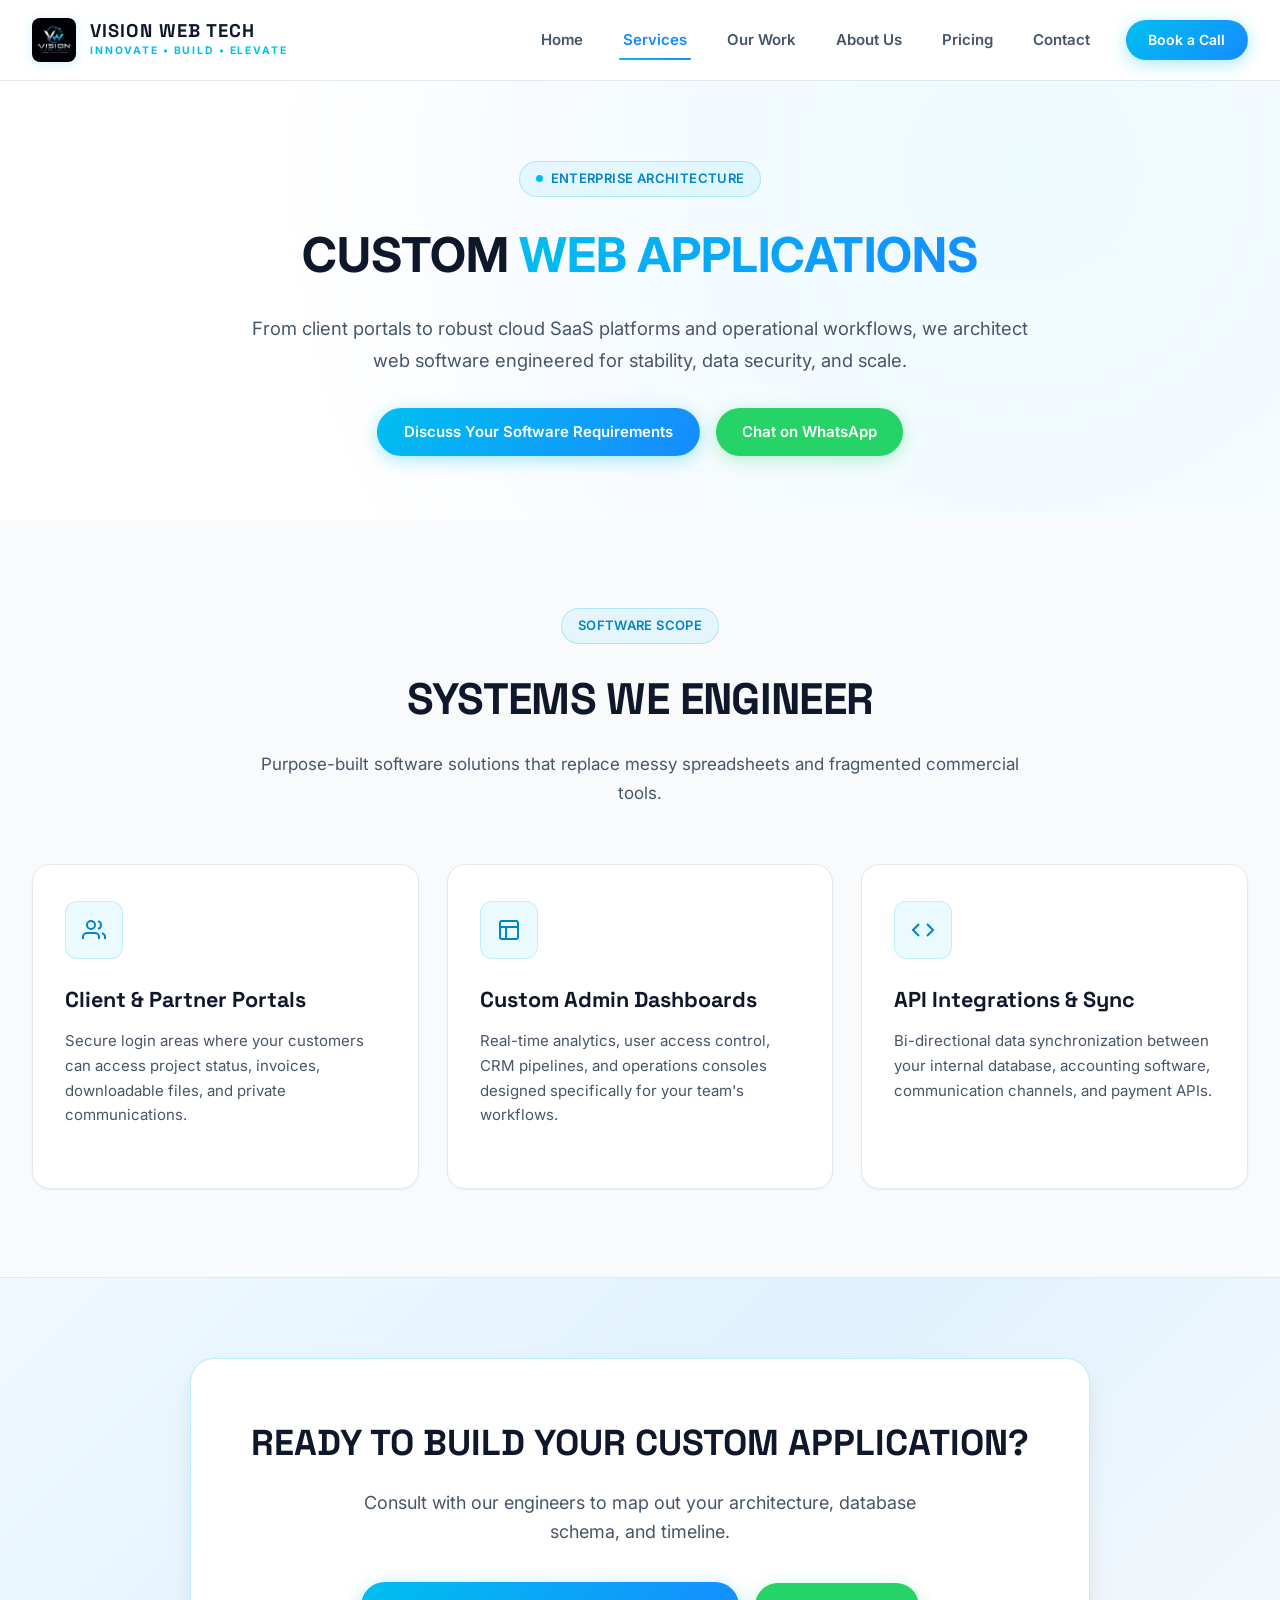
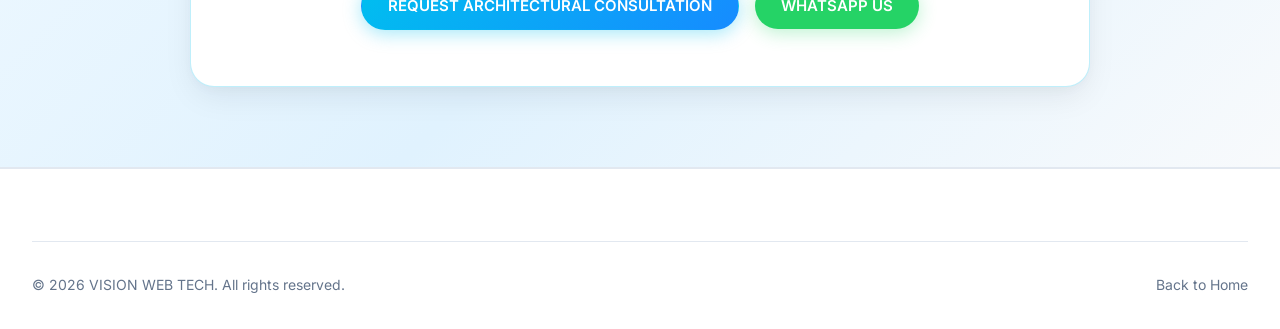
<file: services-custom-web-applications.html>
<!DOCTYPE html>
<html lang="en">
<head>
  <meta charset="UTF-8">
  <meta name="viewport" content="width=device-width, initial-scale=1.0">
  <meta http-equiv="X-UA-Compatible" content="IE=edge">
  
  <title>Custom Web Application Development — VISION WEB TECH</title>
  <meta name="description" content="Custom web application development, SaaS dashboards, customer portals, internal business management systems, and secure API architectures built to scale.">
  <meta name="keywords" content="Custom Web Application Development, SaaS Dashboard Development, Web Portal Development, Custom Software Engineering, Enterprise Web App">
  <meta name="author" content="VISION WEB TECH">
  <meta name="robots" content="index, follow">
  <link rel="canonical" href="https://visionwebtech.dpdns.org/services-custom-web-applications.html">

  <!-- Open Graph -->
  <meta property="og:locale" content="en_US">
  <meta property="og:type" content="article">
  <meta property="og:site_name" content="VISION WEB TECH">
  <meta property="og:title" content="Custom Web Application Development — VISION WEB TECH">
  <meta property="og:description" content="Robust cloud architectures, client portals, SaaS applications, and tailored operations dashboards.">
  <meta property="og:image" content="https://visionwebtech.dpdns.org/assets/vision-web-tech-logo.jpg">
  <meta property="og:url" content="https://visionwebtech.dpdns.org/services-custom-web-applications.html">

  <!-- Twitter Card -->
  <meta name="twitter:card" content="summary_large_image">
  <meta name="twitter:title" content="Custom Web Application Development — VISION WEB TECH">
  <meta name="twitter:description" content="Enterprise-grade custom web software engineering designed around your business workflows.">
  <meta name="twitter:image" content="https://visionwebtech.dpdns.org/assets/vision-web-tech-logo.jpg">

  <link rel="preconnect" href="https://fonts.googleapis.com">
  <link rel="preconnect" href="https://fonts.gstatic.com" crossorigin>
  <link href="https://fonts.googleapis.com/css2?family=Inter:wght@400;500;600;700&family=Space+Grotesk:wght@500;600;700;800&display=swap" rel="stylesheet">
  <link rel="stylesheet" href="./styles/main.css">
  <link rel="icon" type="image/jpeg" href="./assets/vision-web-tech-logo.jpg">
  <link rel="apple-touch-icon" href="./assets/vision-web-tech-logo.jpg">

  <script type="application/ld+json">
  {
    "@context": "https://schema.org",
    "@graph": [
      {
        "@type": "BreadcrumbList",
        "itemListElement": [
          {
            "@type": "ListItem",
            "position": 1,
            "name": "Home",
            "item": "https://visionwebtech.dpdns.org/"
          },
          {
            "@type": "ListItem",
            "position": 2,
            "name": "Services",
            "item": "https://visionwebtech.dpdns.org/#services"
          },
          {
            "@type": "ListItem",
            "position": 3,
            "name": "Custom Web Applications",
            "item": "https://visionwebtech.dpdns.org/services-custom-web-applications.html"
          }
        ]
      },
      {
        "@type": "Service",
        "name": "Custom Web Application Development",
        "serviceType": "SaaS & Web App Engineering",
        "provider": {
          "@type": "Organization",
          "name": "VISION WEB TECH",
          "url": "https://visionwebtech.dpdns.org/",
          "telephone": "+919546723997",
          "email": "visionwebtech.info@gmail.com"
        },
        "description": "Architectural development of enterprise-ready web portals, custom admin consoles, SaaS software, and secure API integrations."
      }
    ]
  }
  </script>
</head>
<body>
  <header class="header-wrapper" role="banner">
    <div class="container">
      <nav class="header-nav">
        <a href="index.html" class="brand-logo-wrap">
          <img src="./assets/vision-web-tech-logo.jpg" alt="VISION WEB TECH Logo" class="brand-logo-img">
          <div class="brand-text-block">
            <span class="brand-title">VISION WEB TECH</span>
            <span class="brand-tagline">INNOVATE • BUILD • ELEVATE</span>
          </div>
        </a>
        <div class="desktop-nav">
          <a href="index.html" class="nav-link">Home</a>
          <a href="index.html#services" class="nav-link active">Services</a>
          <a href="index.html#work" class="nav-link">Our Work</a>
          <a href="about.html" class="nav-link">About Us</a>
          <a href="index.html#pricing" class="nav-link">Pricing</a>
          <a href="contact.html" class="nav-link">Contact</a>
          <a href="book-a-call.html" class="btn btn-primary" style="padding: 0.65rem 1.35rem; font-size: 0.875rem;">Book a Call</a>
        </div>
      </nav>
    </div>
  </header>

  <section class="hero-section" style="padding: 5rem 0 4rem; text-align: center;">
    <div class="container" style="max-width: 880px;">
      <div class="badge-pill"><span class="pulse-dot"></span>Enterprise Architecture</div>
      <h1 style="font-size: 3rem; margin-bottom: 1.25rem;">
        CUSTOM <span class="text-gradient">WEB APPLICATIONS</span>
      </h1>
      <p style="font-size: 1.15rem; color: var(--text-secondary); line-height: 1.7; margin-bottom: 2rem;">
        From client portals to robust cloud SaaS platforms and operational workflows, we architect web software engineered for stability, data security, and scale.
      </p>
      <div style="display: flex; justify-content: center; gap: 1rem; flex-wrap: wrap;">
        <a href="book-a-call.html?service=web-apps" class="btn btn-primary">Discuss Your Software Requirements</a>
        <a href="https://wa.me/919546723997" target="_blank" rel="noopener noreferrer" class="btn btn-whatsapp">Chat on WhatsApp</a>
      </div>
    </div>
  </section>

  <section class="section-py section-bg-secondary">
    <div class="container">
      <div class="section-header">
        <div class="badge-pill">Software Scope</div>
        <h2>SYSTEMS WE ENGINEER</h2>
        <p>Purpose-built software solutions that replace messy spreadsheets and fragmented commercial tools.</p>
      </div>

      <div class="services-grid">
        <div class="service-card">
          <div class="service-icon-box">
            <svg width="24" height="24" viewBox="0 0 24 24" fill="none" stroke="currentColor" stroke-width="2"><path d="M17 21v-2a4 4 0 0 0-4-4H5a4 4 0 0 0-4 4v2"/><circle cx="9" cy="7" r="4"/><path d="M23 21v-2a4 4 0 0 0-3-3.87"/><path d="M16 3.13a4 4 0 0 1 0 7.75"/></svg>
          </div>
          <h3>Client & Partner Portals</h3>
          <p>Secure login areas where your customers can access project status, invoices, downloadable files, and private communications.</p>
        </div>

        <div class="service-card">
          <div class="service-icon-box">
            <svg width="24" height="24" viewBox="0 0 24 24" fill="none" stroke="currentColor" stroke-width="2"><rect x="3" y="3" width="18" height="18" rx="2"/><path d="M3 9h18"/><path d="M9 21V9"/></svg>
          </div>
          <h3>Custom Admin Dashboards</h3>
          <p>Real-time analytics, user access control, CRM pipelines, and operations consoles designed specifically for your team's workflows.</p>
        </div>

        <div class="service-card">
          <div class="service-icon-box">
            <svg width="24" height="24" viewBox="0 0 24 24" fill="none" stroke="currentColor" stroke-width="2"><polyline points="16 18 22 12 16 6"/><polyline points="8 6 2 12 8 18"/></svg>
          </div>
          <h3>API Integrations & Sync</h3>
          <p>Bi-directional data synchronization between your internal database, accounting software, communication channels, and payment APIs.</p>
        </div>
      </div>
    </div>
  </section>

  <section class="cta-banner-section">
    <div class="container">
      <div class="cta-banner-box">
        <h2>READY TO BUILD YOUR CUSTOM APPLICATION?</h2>
        <p>Consult with our engineers to map out your architecture, database schema, and timeline.</p>
        <div class="cta-btns-group">
          <a href="book-a-call.html" class="btn btn-primary">REQUEST ARCHITECTURAL CONSULTATION</a>
          <a href="https://wa.me/919546723997" target="_blank" rel="noopener noreferrer" class="btn btn-whatsapp">WHATSAPP US</a>
        </div>
      </div>
    </div>
  </section>

  <footer class="footer-wrap">
    <div class="container">
      <div class="footer-bottom">
        <div>&copy; <span class="current-year">2026</span> VISION WEB TECH. All rights reserved.</div>
        <div><a href="index.html" style="color: var(--text-muted);">Back to Home</a></div>
      </div>
    </div>
  </footer>
  <script src="./scripts/main.js"></script>
</body>
</html>
</file>
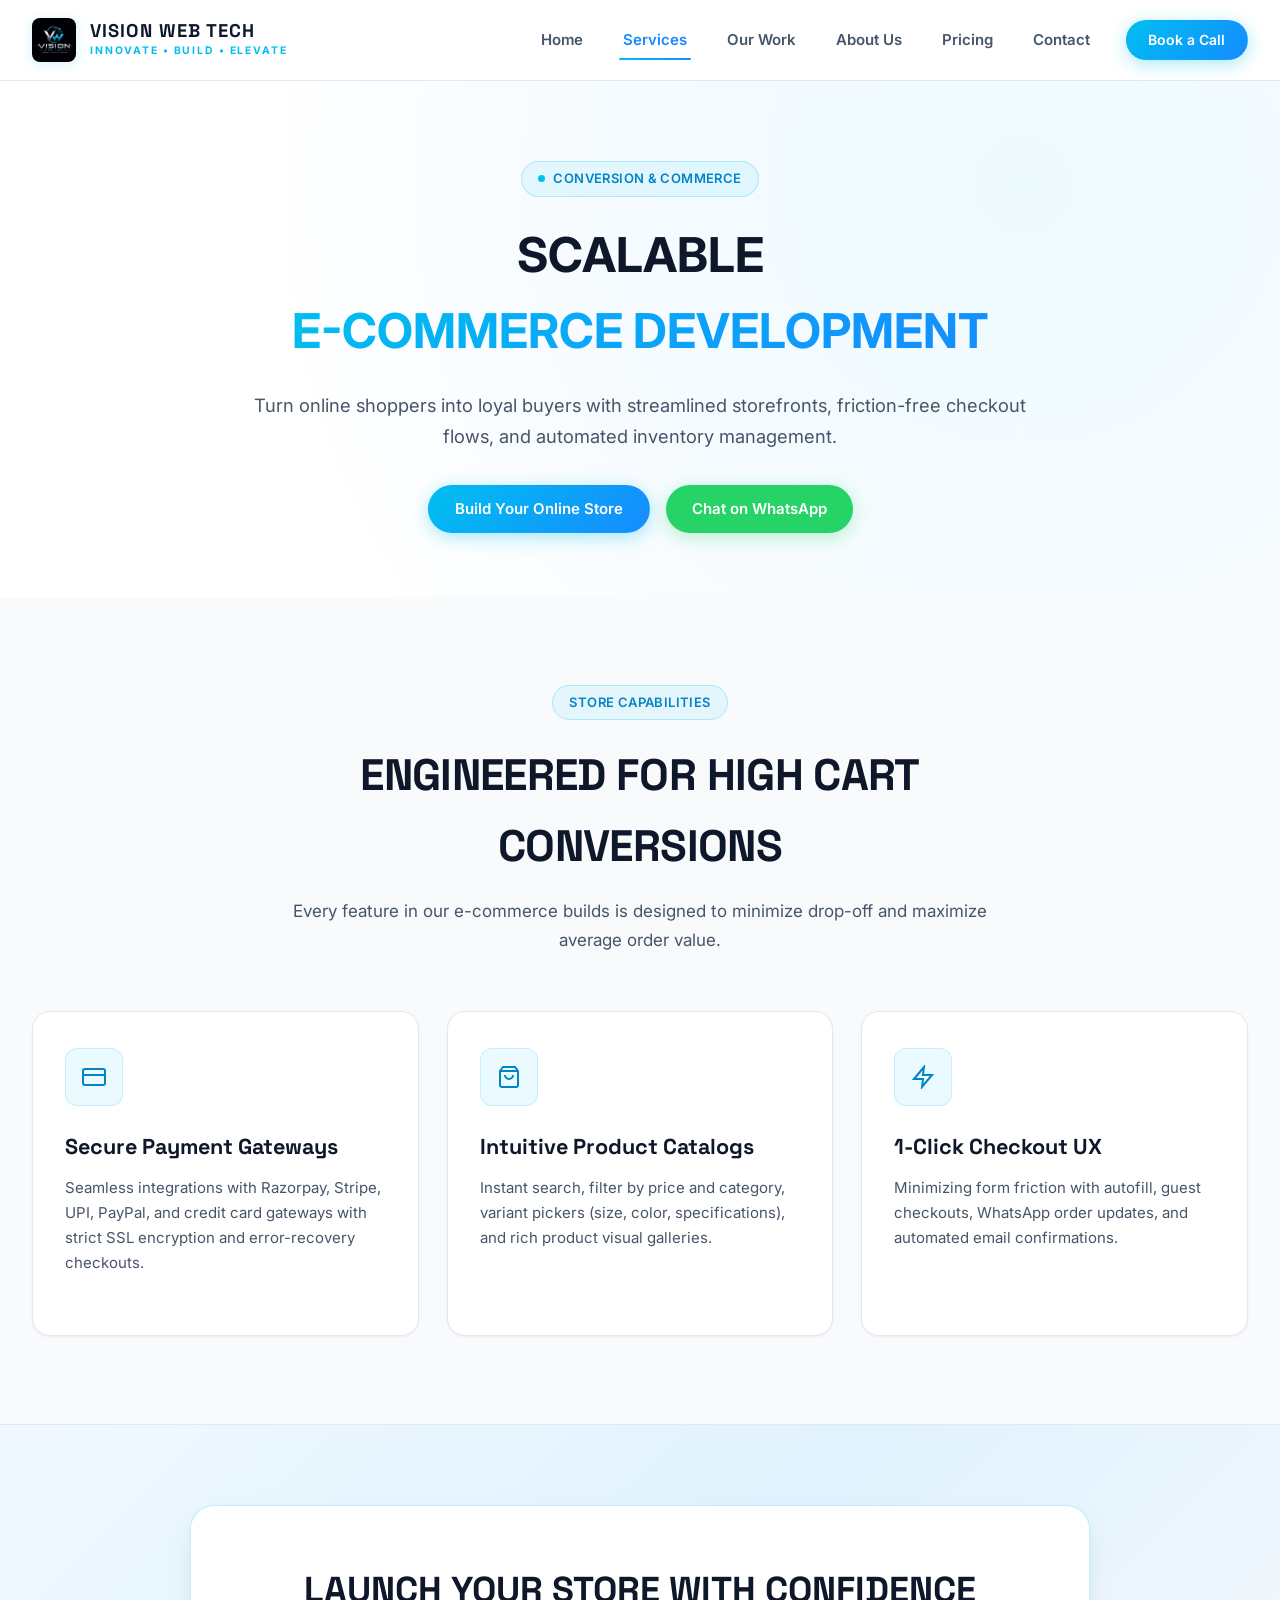
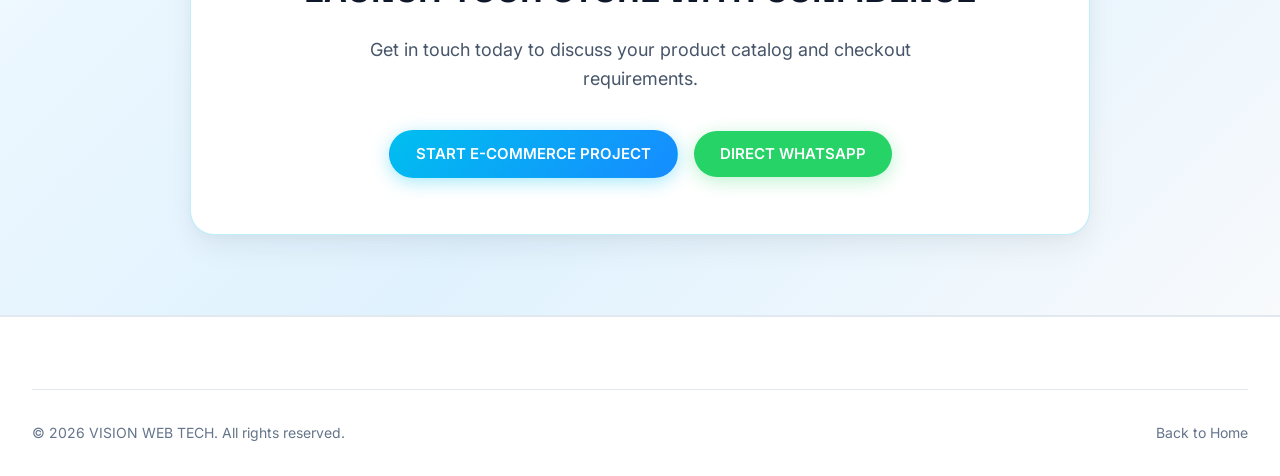
<file: services-ecommerce-development.html>
<!DOCTYPE html>
<html lang="en">
<head>
  <meta charset="UTF-8">
  <meta name="viewport" content="width=device-width, initial-scale=1.0">
  <meta http-equiv="X-UA-Compatible" content="IE=edge">
  
  <title>E-commerce Store Development Services — VISION WEB TECH</title>
  <meta name="description" content="High-converting e-commerce web development, secure payment gateway integrations, seamless product catalogs, and fast checkouts built for maximum online sales.">
  <meta name="keywords" content="E-commerce Website Development, Online Store Development, Payment Gateway Integration, Shopping Cart Development, Custom Ecommerce Design">
  <meta name="author" content="VISION WEB TECH">
  <meta name="robots" content="index, follow">
  <link rel="canonical" href="https://visionwebtech.dpdns.org/services-ecommerce-development.html">

  <!-- Open Graph -->
  <meta property="og:locale" content="en_US">
  <meta property="og:type" content="article">
  <meta property="og:site_name" content="VISION WEB TECH">
  <meta property="og:title" content="E-commerce Development Services — VISION WEB TECH">
  <meta property="og:description" content="High-converting e-commerce web development, secure payment gateways, and friction-free checkout flows.">
  <meta property="og:image" content="https://visionwebtech.dpdns.org/assets/vision-web-tech-logo.jpg">
  <meta property="og:url" content="https://visionwebtech.dpdns.org/services-ecommerce-development.html">

  <!-- Twitter Card -->
  <meta name="twitter:card" content="summary_large_image">
  <meta name="twitter:title" content="E-commerce Development Services — VISION WEB TECH">
  <meta name="twitter:description" content="High-converting digital storefronts and frictionless payment checkouts.">
  <meta name="twitter:image" content="https://visionwebtech.dpdns.org/assets/vision-web-tech-logo.jpg">

  <link rel="preconnect" href="https://fonts.googleapis.com">
  <link rel="preconnect" href="https://fonts.gstatic.com" crossorigin>
  <link href="https://fonts.googleapis.com/css2?family=Inter:wght@400;500;600;700&family=Space+Grotesk:wght@500;600;700;800&display=swap" rel="stylesheet">
  <link rel="stylesheet" href="./styles/main.css">
  <link rel="icon" type="image/jpeg" href="./assets/vision-web-tech-logo.jpg">
  <link rel="apple-touch-icon" href="./assets/vision-web-tech-logo.jpg">

  <script type="application/ld+json">
  {
    "@context": "https://schema.org",
    "@graph": [
      {
        "@type": "BreadcrumbList",
        "itemListElement": [
          {
            "@type": "ListItem",
            "position": 1,
            "name": "Home",
            "item": "https://visionwebtech.dpdns.org/"
          },
          {
            "@type": "ListItem",
            "position": 2,
            "name": "Services",
            "item": "https://visionwebtech.dpdns.org/#services"
          },
          {
            "@type": "ListItem",
            "position": 3,
            "name": "E-commerce Development",
            "item": "https://visionwebtech.dpdns.org/services-ecommerce-development.html"
          }
        ]
      },
      {
        "@type": "Service",
        "name": "E-commerce Web Development",
        "serviceType": "E-commerce Development",
        "provider": {
          "@type": "Organization",
          "name": "VISION WEB TECH",
          "url": "https://visionwebtech.dpdns.org/",
          "telephone": "+919546723997",
          "email": "visionwebtech.info@gmail.com"
        },
        "description": "Scalable e-commerce web solutions with seamless catalog filtering, multi-currency support, payment gateways, and friction-free checkouts."
      }
    ]
  }
  </script>
</head>
<body>
  <header class="header-wrapper" role="banner">
    <div class="container">
      <nav class="header-nav">
        <a href="index.html" class="brand-logo-wrap">
          <img src="./assets/vision-web-tech-logo.jpg" alt="VISION WEB TECH Logo" class="brand-logo-img">
          <div class="brand-text-block">
            <span class="brand-title">VISION WEB TECH</span>
            <span class="brand-tagline">INNOVATE • BUILD • ELEVATE</span>
          </div>
        </a>
        <div class="desktop-nav">
          <a href="index.html" class="nav-link">Home</a>
          <a href="index.html#services" class="nav-link active">Services</a>
          <a href="index.html#work" class="nav-link">Our Work</a>
          <a href="about.html" class="nav-link">About Us</a>
          <a href="index.html#pricing" class="nav-link">Pricing</a>
          <a href="contact.html" class="nav-link">Contact</a>
          <a href="book-a-call.html" class="btn btn-primary" style="padding: 0.65rem 1.35rem; font-size: 0.875rem;">Book a Call</a>
        </div>
      </nav>
    </div>
  </header>

  <section class="hero-section" style="padding: 5rem 0 4rem; text-align: center;">
    <div class="container" style="max-width: 880px;">
      <div class="badge-pill"><span class="pulse-dot"></span>Conversion & Commerce</div>
      <h1 style="font-size: 3rem; margin-bottom: 1.25rem;">
        SCALABLE <span class="text-gradient">E-COMMERCE DEVELOPMENT</span>
      </h1>
      <p style="font-size: 1.15rem; color: var(--text-secondary); line-height: 1.7; margin-bottom: 2rem;">
        Turn online shoppers into loyal buyers with streamlined storefronts, friction-free checkout flows, and automated inventory management.
      </p>
      <div style="display: flex; justify-content: center; gap: 1rem; flex-wrap: wrap;">
        <a href="book-a-call.html?service=ecommerce-dev" class="btn btn-primary">Build Your Online Store</a>
        <a href="https://wa.me/919546723997" target="_blank" rel="noopener noreferrer" class="btn btn-whatsapp">Chat on WhatsApp</a>
      </div>
    </div>
  </section>

  <section class="section-py section-bg-secondary">
    <div class="container">
      <div class="section-header">
        <div class="badge-pill">Store Capabilities</div>
        <h2>ENGINEERED FOR HIGH CART CONVERSIONS</h2>
        <p>Every feature in our e-commerce builds is designed to minimize drop-off and maximize average order value.</p>
      </div>

      <div class="services-grid">
        <div class="service-card">
          <div class="service-icon-box">
            <svg width="24" height="24" viewBox="0 0 24 24" fill="none" stroke="currentColor" stroke-width="2"><rect x="1" y="4" width="22" height="16" rx="2" ry="2"/><line x1="1" y1="10" x2="23" y2="10"/></svg>
          </div>
          <h3>Secure Payment Gateways</h3>
          <p>Seamless integrations with Razorpay, Stripe, UPI, PayPal, and credit card gateways with strict SSL encryption and error-recovery checkouts.</p>
        </div>

        <div class="service-card">
          <div class="service-icon-box">
            <svg width="24" height="24" viewBox="0 0 24 24" fill="none" stroke="currentColor" stroke-width="2"><path d="M6 2L3 6v14a2 2 0 0 0 2 2h14a2 2 0 0 0 2-2V6l-3-4z"/><line x1="3" y1="6" x2="21" y2="6"/><path d="M16 10a4 4 0 0 1-8 0"/></svg>
          </div>
          <h3>Intuitive Product Catalogs</h3>
          <p>Instant search, filter by price and category, variant pickers (size, color, specifications), and rich product visual galleries.</p>
        </div>

        <div class="service-card">
          <div class="service-icon-box">
            <svg width="24" height="24" viewBox="0 0 24 24" fill="none" stroke="currentColor" stroke-width="2"><polygon points="13 2 3 14 12 14 11 22 21 10 12 10 13 2"/></svg>
          </div>
          <h3>1-Click Checkout UX</h3>
          <p>Minimizing form friction with autofill, guest checkouts, WhatsApp order updates, and automated email confirmations.</p>
        </div>
      </div>
    </div>
  </section>

  <section class="cta-banner-section">
    <div class="container">
      <div class="cta-banner-box">
        <h2>LAUNCH YOUR STORE WITH CONFIDENCE</h2>
        <p>Get in touch today to discuss your product catalog and checkout requirements.</p>
        <div class="cta-btns-group">
          <a href="book-a-call.html" class="btn btn-primary">START E-COMMERCE PROJECT</a>
          <a href="https://wa.me/919546723997" target="_blank" rel="noopener noreferrer" class="btn btn-whatsapp">DIRECT WHATSAPP</a>
        </div>
      </div>
    </div>
  </section>

  <footer class="footer-wrap">
    <div class="container">
      <div class="footer-bottom">
        <div>&copy; <span class="current-year">2026</span> VISION WEB TECH. All rights reserved.</div>
        <div><a href="index.html" style="color: var(--text-muted);">Back to Home</a></div>
      </div>
    </div>
  </footer>
  <script src="./scripts/main.js"></script>
</body>
</html>
</file>
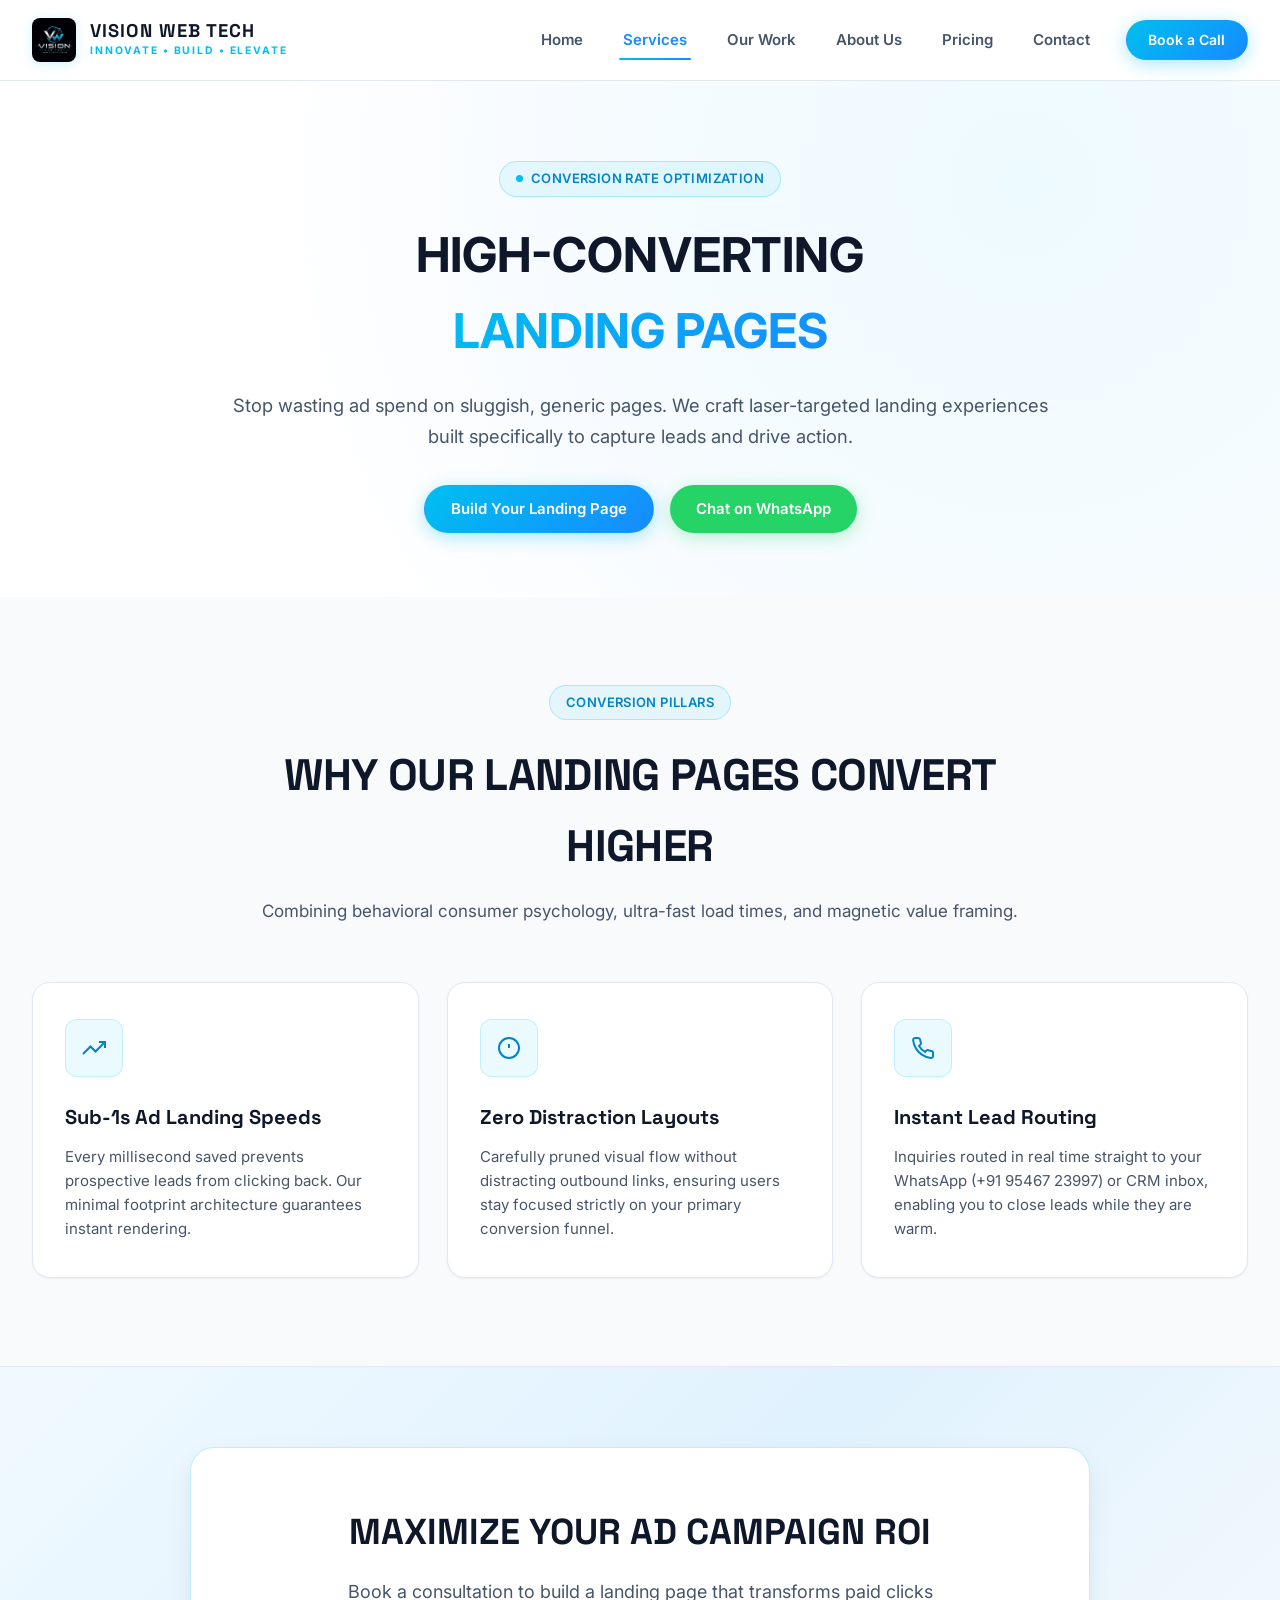
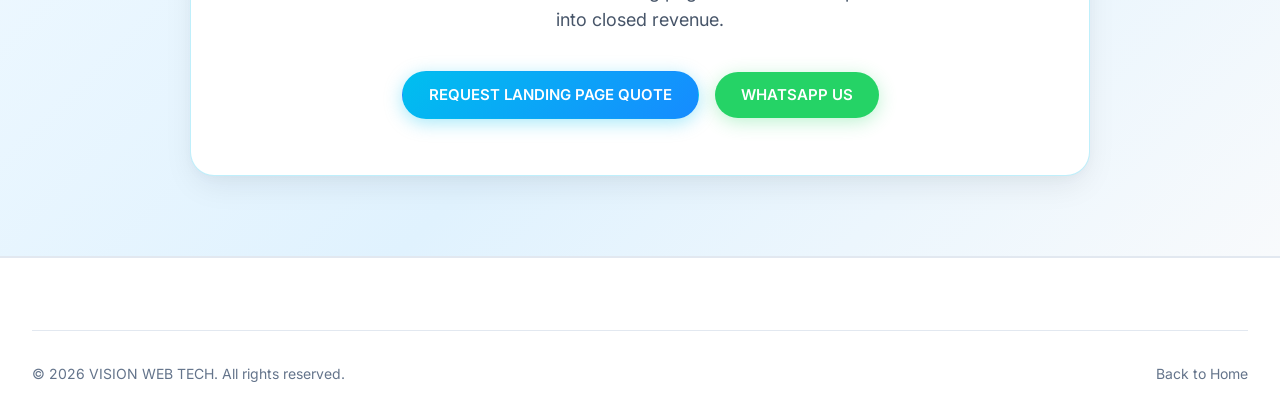
<file: services-landing-page-development.html>
<!DOCTYPE html>
<html lang="en">
<head>
  <meta charset="UTF-8">
  <meta name="viewport" content="width=device-width, initial-scale=1.0">
  <meta http-equiv="X-UA-Compatible" content="IE=edge">
  
  <title>High-Converting Landing Page Development — VISION WEB TECH</title>
  <meta name="description" content="High-converting landing page development for Google Ads, Facebook Ads, product launches, and B2B lead generation. Sub-1s page load speeds and laser-focused CRO.">
  <meta name="keywords" content="Landing Page Development, High Converting Landing Pages, Lead Generation Pages, Paid Ads Landing Page, CRO Landing Page Design">
  <meta name="author" content="VISION WEB TECH">
  <meta name="robots" content="index, follow">
  <link rel="canonical" href="https://visionwebtech.dpdns.org/services-landing-page-development.html">

  <!-- Open Graph -->
  <meta property="og:locale" content="en_US">
  <meta property="og:type" content="article">
  <meta property="og:site_name" content="VISION WEB TECH">
  <meta property="og:title" content="Landing Page Development Services — VISION WEB TECH">
  <meta property="og:description" content="Sub-1s landing page architectures engineered to convert ad traffic into paying customers.">
  <meta property="og:image" content="https://visionwebtech.dpdns.org/assets/vision-web-tech-logo.jpg">
  <meta property="og:url" content="https://visionwebtech.dpdns.org/services-landing-page-development.html">

  <!-- Twitter Card -->
  <meta name="twitter:card" content="summary_large_image">
  <meta name="twitter:title" content="Landing Page Development Services — VISION WEB TECH">
  <meta name="twitter:description" content="High-converting ad campaign landing pages built for speed and ROI.">
  <meta name="twitter:image" content="https://visionwebtech.dpdns.org/assets/vision-web-tech-logo.jpg">

  <link rel="preconnect" href="https://fonts.googleapis.com">
  <link rel="preconnect" href="https://fonts.gstatic.com" crossorigin>
  <link href="https://fonts.googleapis.com/css2?family=Inter:wght@400;500;600;700&family=Space+Grotesk:wght@500;600;700;800&display=swap" rel="stylesheet">
  <link rel="stylesheet" href="./styles/main.css">
  <link rel="icon" type="image/jpeg" href="./assets/vision-web-tech-logo.jpg">
  <link rel="apple-touch-icon" href="./assets/vision-web-tech-logo.jpg">

  <script type="application/ld+json">
  {
    "@context": "https://schema.org",
    "@graph": [
      {
        "@type": "BreadcrumbList",
        "itemListElement": [
          {
            "@type": "ListItem",
            "position": 1,
            "name": "Home",
            "item": "https://visionwebtech.dpdns.org/"
          },
          {
            "@type": "ListItem",
            "position": 2,
            "name": "Services",
            "item": "https://visionwebtech.dpdns.org/#services"
          },
          {
            "@type": "ListItem",
            "position": 3,
            "name": "Landing Page Development",
            "item": "https://visionwebtech.dpdns.org/services-landing-page-development.html"
          }
        ]
      },
      {
        "@type": "Service",
        "name": "Landing Page Development",
        "serviceType": "Landing Page Design & CRO",
        "provider": {
          "@type": "Organization",
          "name": "VISION WEB TECH",
          "url": "https://visionwebtech.dpdns.org/",
          "telephone": "+919546723997",
          "email": "visionwebtech.info@gmail.com"
        },
        "description": "Conversion Rate Optimized (CRO) landing pages designed for high-ROI paid ad traffic, product launches, and automated lead capture."
      }
    ]
  }
  </script>
</head>
<body>
  <header class="header-wrapper" role="banner">
    <div class="container">
      <nav class="header-nav">
        <a href="index.html" class="brand-logo-wrap">
          <img src="./assets/vision-web-tech-logo.jpg" alt="VISION WEB TECH Logo" class="brand-logo-img">
          <div class="brand-text-block">
            <span class="brand-title">VISION WEB TECH</span>
            <span class="brand-tagline">INNOVATE • BUILD • ELEVATE</span>
          </div>
        </a>
        <div class="desktop-nav">
          <a href="index.html" class="nav-link">Home</a>
          <a href="index.html#services" class="nav-link active">Services</a>
          <a href="index.html#work" class="nav-link">Our Work</a>
          <a href="about.html" class="nav-link">About Us</a>
          <a href="index.html#pricing" class="nav-link">Pricing</a>
          <a href="contact.html" class="nav-link">Contact</a>
          <a href="book-a-call.html" class="btn btn-primary" style="padding: 0.65rem 1.35rem; font-size: 0.875rem;">Book a Call</a>
        </div>
      </nav>
    </div>
  </header>

  <section class="hero-section" style="padding: 5rem 0 4rem; text-align: center;">
    <div class="container" style="max-width: 880px;">
      <div class="badge-pill"><span class="pulse-dot"></span>Conversion Rate Optimization</div>
      <h1 style="font-size: 3rem; margin-bottom: 1.25rem;">
        HIGH-CONVERTING <span class="text-gradient">LANDING PAGES</span>
      </h1>
      <p style="font-size: 1.15rem; color: var(--text-secondary); line-height: 1.7; margin-bottom: 2rem;">
        Stop wasting ad spend on sluggish, generic pages. We craft laser-targeted landing experiences built specifically to capture leads and drive action.
      </p>
      <div style="display: flex; justify-content: center; gap: 1rem; flex-wrap: wrap;">
        <a href="book-a-call.html?service=landing-page" class="btn btn-primary">Build Your Landing Page</a>
        <a href="https://wa.me/919546723997" target="_blank" rel="noopener noreferrer" class="btn btn-whatsapp">Chat on WhatsApp</a>
      </div>
    </div>
  </section>

  <section class="section-py section-bg-secondary">
    <div class="container">
      <div class="section-header">
        <div class="badge-pill">Conversion Pillars</div>
        <h2>WHY OUR LANDING PAGES CONVERT HIGHER</h2>
        <p>Combining behavioral consumer psychology, ultra-fast load times, and magnetic value framing.</p>
      </div>

      <div class="services-grid">
        <div class="bento-card">
          <div class="service-icon-box">
            <svg width="24" height="24" viewBox="0 0 24 24" fill="none" stroke="currentColor" stroke-width="2"><polyline points="23 6 13.5 15.5 8.5 10.5 1 18"/><polyline points="17 6 23 6 23 12"/></svg>
          </div>
          <h3>Sub-1s Ad Landing Speeds</h3>
          <p>Every millisecond saved prevents prospective leads from clicking back. Our minimal footprint architecture guarantees instant rendering.</p>
        </div>

        <div class="bento-card">
          <div class="service-icon-box">
            <svg width="24" height="24" viewBox="0 0 24 24" fill="none" stroke="currentColor" stroke-width="2"><circle cx="12" cy="12" r="10"/><path d="M12 8v4"/><path d="M12 16h.01"/></svg>
          </div>
          <h3>Zero Distraction Layouts</h3>
          <p>Carefully pruned visual flow without distracting outbound links, ensuring users stay focused strictly on your primary conversion funnel.</p>
        </div>

        <div class="bento-card">
          <div class="service-icon-box">
            <svg width="24" height="24" viewBox="0 0 24 24" fill="none" stroke="currentColor" stroke-width="2"><path d="M22 16.92v3a2 2 0 0 1-2.18 2 19.79 19.79 0 0 1-8.63-3.07 19.5 19.5 0 0 1-6-6 19.79 19.79 0 0 1-3.07-8.67A2 2 0 0 1 4.11 2h3a2 2 0 0 1 2 1.72 12.84 12.84 0 0 0 .7 2.81 2 2 0 0 1-.45 2.11L8.09 9.91a16 16 0 0 0 6 6l1.27-1.27a2 2 0 0 1 2.11-.45 12.84 12.84 0 0 0 2.81.7A2 2 0 0 1 22 16.92z"/></svg>
          </div>
          <h3>Instant Lead Routing</h3>
          <p>Inquiries routed in real time straight to your WhatsApp (+91 95467 23997) or CRM inbox, enabling you to close leads while they are warm.</p>
        </div>
      </div>
    </div>
  </section>

  <section class="cta-banner-section">
    <div class="container">
      <div class="cta-banner-box">
        <h2>MAXIMIZE YOUR AD CAMPAIGN ROI</h2>
        <p>Book a consultation to build a landing page that transforms paid clicks into closed revenue.</p>
        <div class="cta-btns-group">
          <a href="book-a-call.html" class="btn btn-primary">REQUEST LANDING PAGE QUOTE</a>
          <a href="https://wa.me/919546723997" target="_blank" rel="noopener noreferrer" class="btn btn-whatsapp">WHATSAPP US</a>
        </div>
      </div>
    </div>
  </section>

  <footer class="footer-wrap">
    <div class="container">
      <div class="footer-bottom">
        <div>&copy; <span class="current-year">2026</span> VISION WEB TECH. All rights reserved.</div>
        <div><a href="index.html" style="color: var(--text-muted);">Back to Home</a></div>
      </div>
    </div>
  </footer>
  <script src="./scripts/main.js"></script>
</body>
</html>
</file>
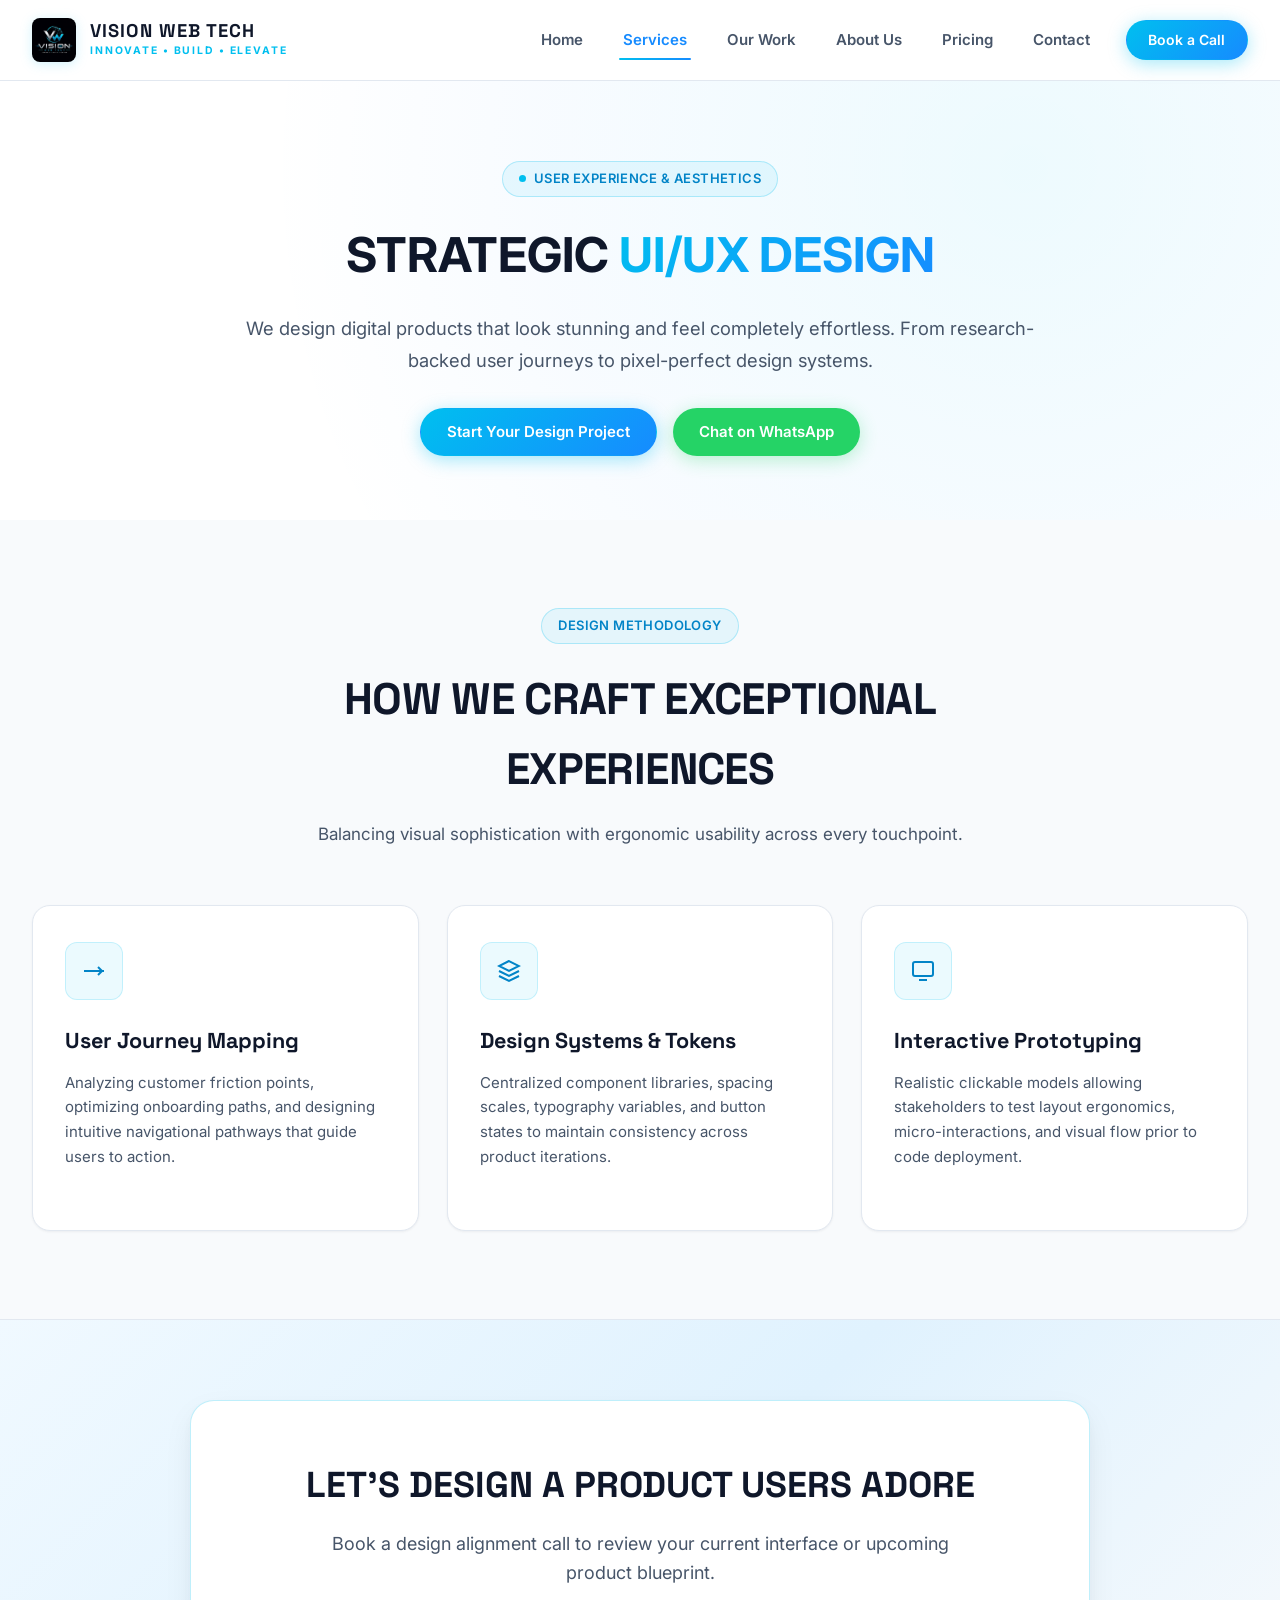
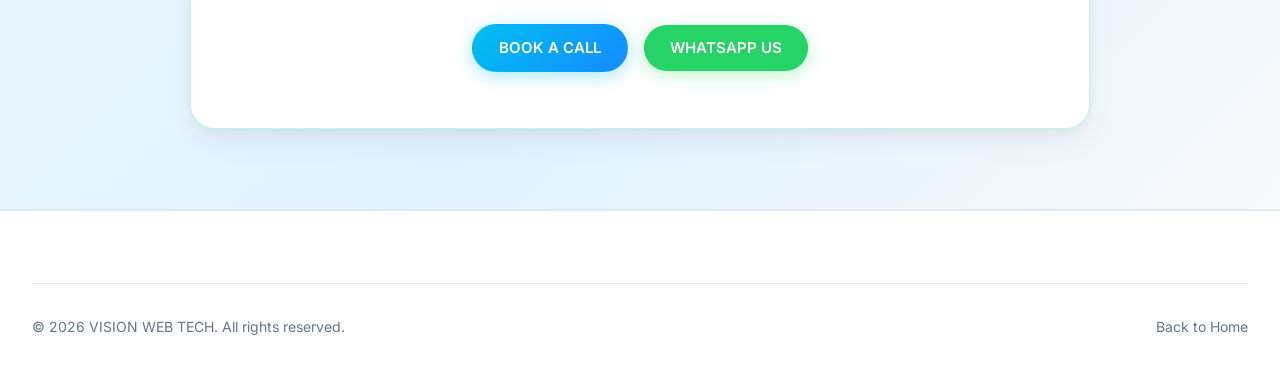
<file: services-ui-ux-design.html>
<!DOCTYPE html>
<html lang="en">
<head>
  <meta charset="UTF-8">
  <meta name="viewport" content="width=device-width, initial-scale=1.0">
  <meta http-equiv="X-UA-Compatible" content="IE=edge">
  
  <title>Strategic UI/UX Design & Prototyping — VISION WEB TECH</title>
  <meta name="description" content="Human-centered UI/UX design, interactive prototyping, user journey wireframing, and scalable design systems for modern websites and web applications.">
  <meta name="keywords" content="UI UX Design Services, User Interface Design, User Experience Prototyping, Wireframing, Web Design System">
  <meta name="author" content="VISION WEB TECH">
  <meta name="robots" content="index, follow">
  <link rel="canonical" href="https://visionwebtech.dpdns.org/services-ui-ux-design.html">

  <!-- Open Graph -->
  <meta property="og:locale" content="en_US">
  <meta property="og:type" content="article">
  <meta property="og:site_name" content="VISION WEB TECH">
  <meta property="og:title" content="UI/UX Design & Prototyping Services — VISION WEB TECH">
  <meta property="og:description" content="Strategic user interface design, user journey mapping, and design systems for web products.">
  <meta property="og:image" content="https://visionwebtech.dpdns.org/assets/vision-web-tech-logo.jpg">
  <meta property="og:url" content="https://visionwebtech.dpdns.org/services-ui-ux-design.html">

  <!-- Twitter Card -->
  <meta name="twitter:card" content="summary_large_image">
  <meta name="twitter:title" content="UI/UX Design Services — VISION WEB TECH">
  <meta name="twitter:description" content="Stunning visuals backed by behavioral ergonomics and design systems.">
  <meta name="twitter:image" content="https://visionwebtech.dpdns.org/assets/vision-web-tech-logo.jpg">

  <link rel="preconnect" href="https://fonts.googleapis.com">
  <link rel="preconnect" href="https://fonts.gstatic.com" crossorigin>
  <link href="https://fonts.googleapis.com/css2?family=Inter:wght@400;500;600;700&family=Space+Grotesk:wght@500;600;700;800&display=swap" rel="stylesheet">
  <link rel="stylesheet" href="./styles/main.css">
  <link rel="icon" type="image/jpeg" href="./assets/vision-web-tech-logo.jpg">
  <link rel="apple-touch-icon" href="./assets/vision-web-tech-logo.jpg">

  <script type="application/ld+json">
  {
    "@context": "https://schema.org",
    "@graph": [
      {
        "@type": "BreadcrumbList",
        "itemListElement": [
          {
            "@type": "ListItem",
            "position": 1,
            "name": "Home",
            "item": "https://visionwebtech.dpdns.org/"
          },
          {
            "@type": "ListItem",
            "position": 2,
            "name": "Services",
            "item": "https://visionwebtech.dpdns.org/#services"
          },
          {
            "@type": "ListItem",
            "position": 3,
            "name": "UI/UX Design",
            "item": "https://visionwebtech.dpdns.org/services-ui-ux-design.html"
          }
        ]
      },
      {
        "@type": "Service",
        "name": "UI/UX Design",
        "serviceType": "User Interface & Experience Design",
        "provider": {
          "@type": "Organization",
          "name": "VISION WEB TECH",
          "url": "https://visionwebtech.dpdns.org/",
          "telephone": "+919546723997",
          "email": "visionwebtech.info@gmail.com"
        },
        "description": "Ergonomic user experience mapping, high-fidelity UI design systems, interactive prototypes, and conversion wireframes."
      }
    ]
  }
  </script>
</head>
<body>
  <header class="header-wrapper" role="banner">
    <div class="container">
      <nav class="header-nav">
        <a href="index.html" class="brand-logo-wrap">
          <img src="./assets/vision-web-tech-logo.jpg" alt="VISION WEB TECH Logo" class="brand-logo-img">
          <div class="brand-text-block">
            <span class="brand-title">VISION WEB TECH</span>
            <span class="brand-tagline">INNOVATE • BUILD • ELEVATE</span>
          </div>
        </a>
        <div class="desktop-nav">
          <a href="index.html" class="nav-link">Home</a>
          <a href="index.html#services" class="nav-link active">Services</a>
          <a href="index.html#work" class="nav-link">Our Work</a>
          <a href="about.html" class="nav-link">About Us</a>
          <a href="index.html#pricing" class="nav-link">Pricing</a>
          <a href="contact.html" class="nav-link">Contact</a>
          <a href="book-a-call.html" class="btn btn-primary" style="padding: 0.65rem 1.35rem; font-size: 0.875rem;">Book a Call</a>
        </div>
      </nav>
    </div>
  </header>

  <section class="hero-section" style="padding: 5rem 0 4rem; text-align: center;">
    <div class="container" style="max-width: 880px;">
      <div class="badge-pill"><span class="pulse-dot"></span>User Experience & Aesthetics</div>
      <h1 style="font-size: 3rem; margin-bottom: 1.25rem;">
        STRATEGIC <span class="text-gradient">UI/UX DESIGN</span>
      </h1>
      <p style="font-size: 1.15rem; color: var(--text-secondary); line-height: 1.7; margin-bottom: 2rem;">
        We design digital products that look stunning and feel completely effortless. From research-backed user journeys to pixel-perfect design systems.
      </p>
      <div style="display: flex; justify-content: center; gap: 1rem; flex-wrap: wrap;">
        <a href="book-a-call.html?service=ui-ux" class="btn btn-primary">Start Your Design Project</a>
        <a href="https://wa.me/919546723997" target="_blank" rel="noopener noreferrer" class="btn btn-whatsapp">Chat on WhatsApp</a>
      </div>
    </div>
  </section>

  <section class="section-py section-bg-secondary">
    <div class="container">
      <div class="section-header">
        <div class="badge-pill">Design Methodology</div>
        <h2>HOW WE CRAFT EXCEPTIONAL EXPERIENCES</h2>
        <p>Balancing visual sophistication with ergonomic usability across every touchpoint.</p>
      </div>

      <div class="services-grid">
        <div class="service-card">
          <div class="service-icon-box">
            <svg width="24" height="24" viewBox="0 0 24 24" fill="none" stroke="currentColor" stroke-width="2"><path d="M2 12h20"/><path d="M20 12l-4-4"/><path d="M20 12l-4 4"/></svg>
          </div>
          <h3>User Journey Mapping</h3>
          <p>Analyzing customer friction points, optimizing onboarding paths, and designing intuitive navigational pathways that guide users to action.</p>
        </div>

        <div class="service-card">
          <div class="service-icon-box">
            <svg width="24" height="24" viewBox="0 0 24 24" fill="none" stroke="currentColor" stroke-width="2"><polygon points="12 2 2 7 12 12 22 7 12 2"/><polyline points="2 17 12 22 22 17"/><polyline points="2 12 12 17 22 12"/></svg>
          </div>
          <h3>Design Systems & Tokens</h3>
          <p>Centralized component libraries, spacing scales, typography variables, and button states to maintain consistency across product iterations.</p>
        </div>

        <div class="service-card">
          <div class="service-icon-box">
            <svg width="24" height="24" viewBox="0 0 24 24" fill="none" stroke="currentColor" stroke-width="2"><rect x="2" y="3" width="20" height="14" rx="2"/><line x1="8" y1="21" x2="16" y2="21"/></svg>
          </div>
          <h3>Interactive Prototyping</h3>
          <p>Realistic clickable models allowing stakeholders to test layout ergonomics, micro-interactions, and visual flow prior to code deployment.</p>
        </div>
      </div>
    </div>
  </section>

  <section class="cta-banner-section">
    <div class="container">
      <div class="cta-banner-box">
        <h2>LET'S DESIGN A PRODUCT USERS ADORE</h2>
        <p>Book a design alignment call to review your current interface or upcoming product blueprint.</p>
        <div class="cta-btns-group">
          <a href="book-a-call.html" class="btn btn-primary">BOOK A CALL</a>
          <a href="https://wa.me/919546723997" target="_blank" rel="noopener noreferrer" class="btn btn-whatsapp">WHATSAPP US</a>
        </div>
      </div>
    </div>
  </section>

  <footer class="footer-wrap">
    <div class="container">
      <div class="footer-bottom">
        <div>&copy; <span class="current-year">2026</span> VISION WEB TECH. All rights reserved.</div>
        <div><a href="index.html" style="color: var(--text-muted);">Back to Home</a></div>
      </div>
    </div>
  </footer>
  <script src="./scripts/main.js"></script>
</body>
</html>
</file>
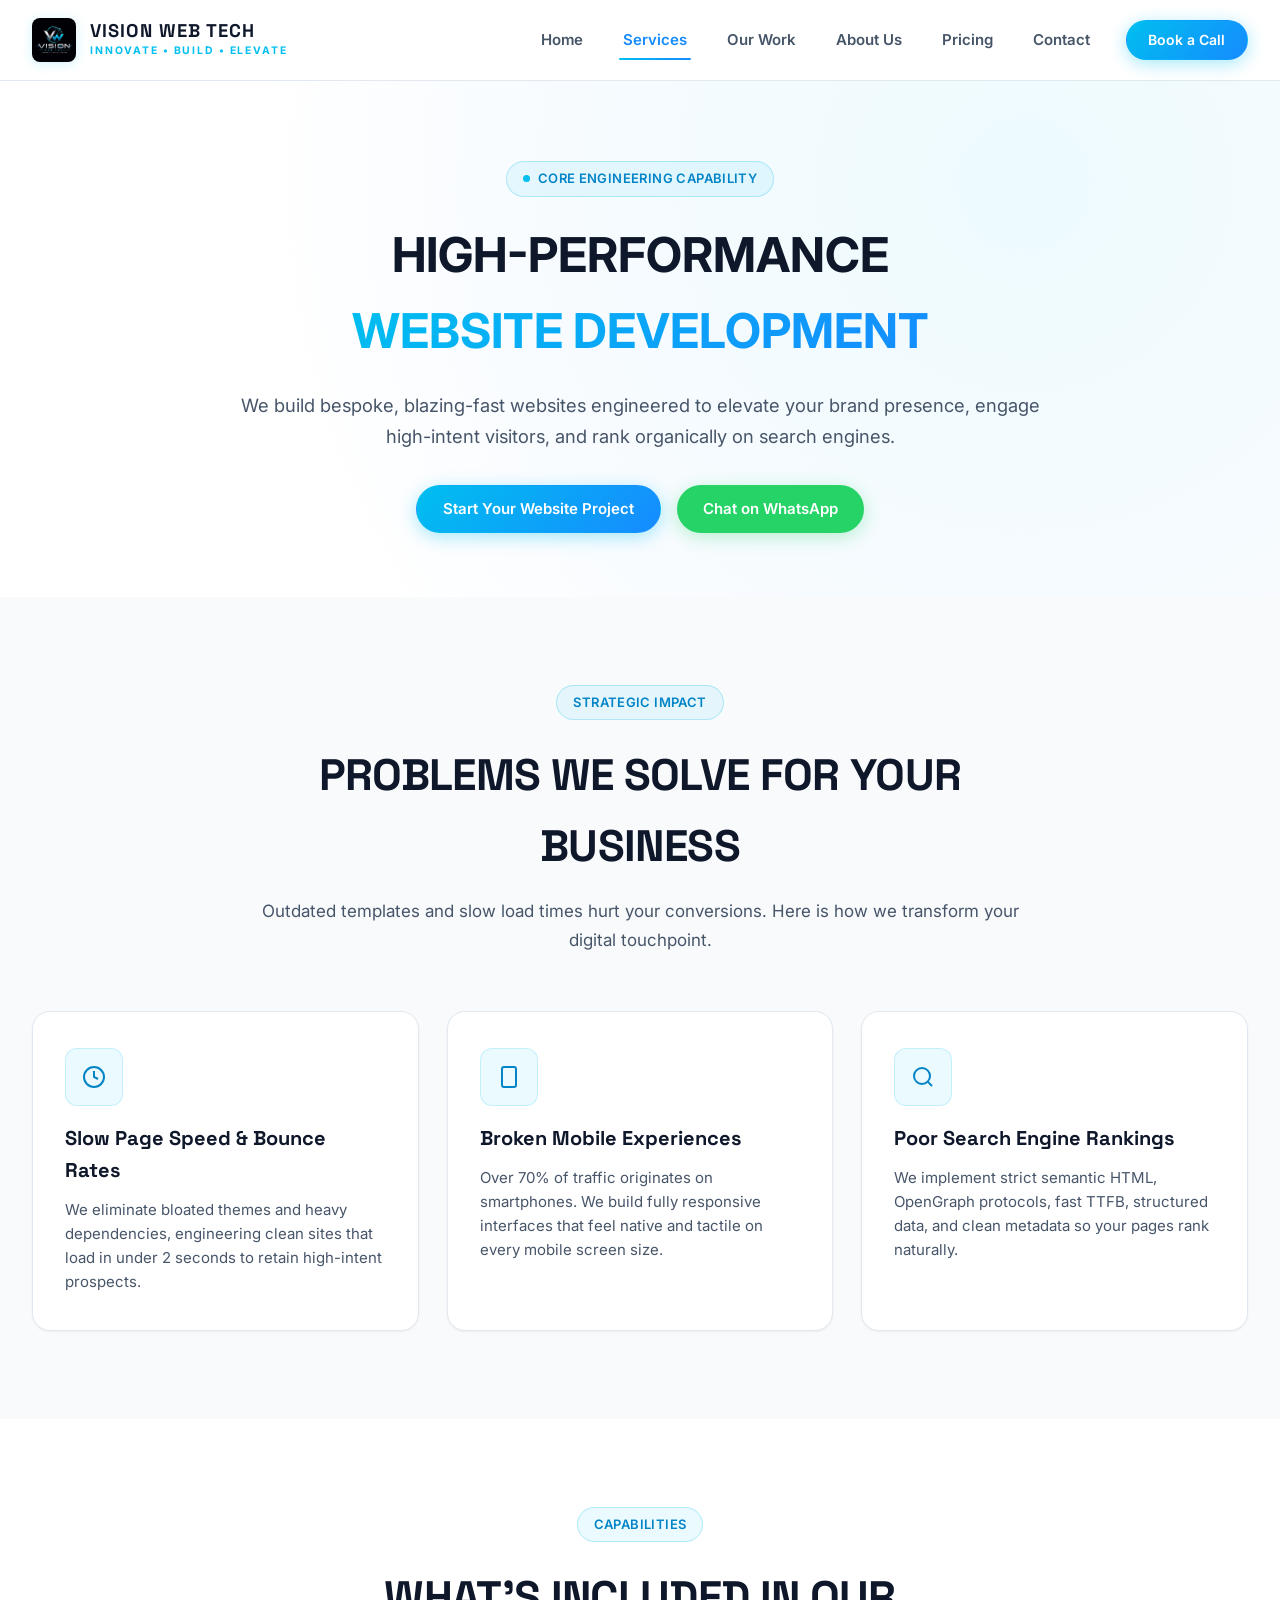
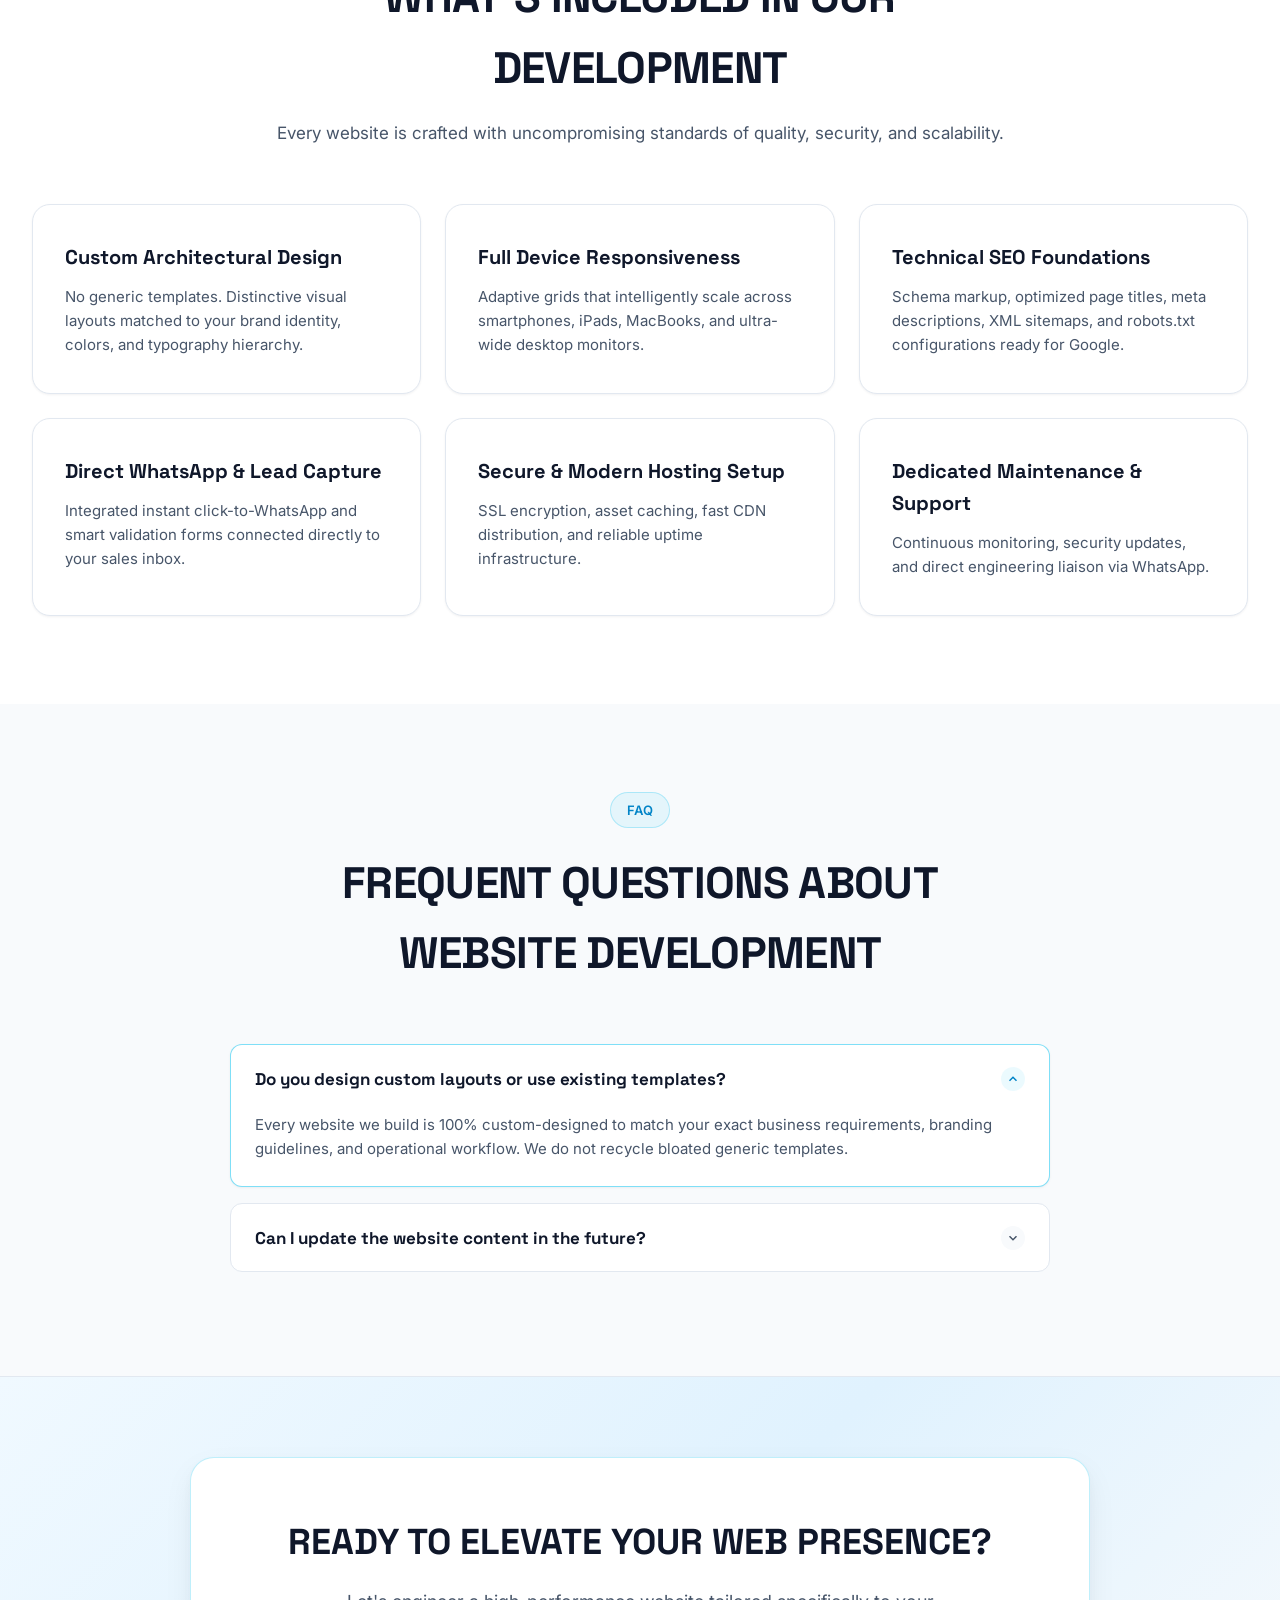
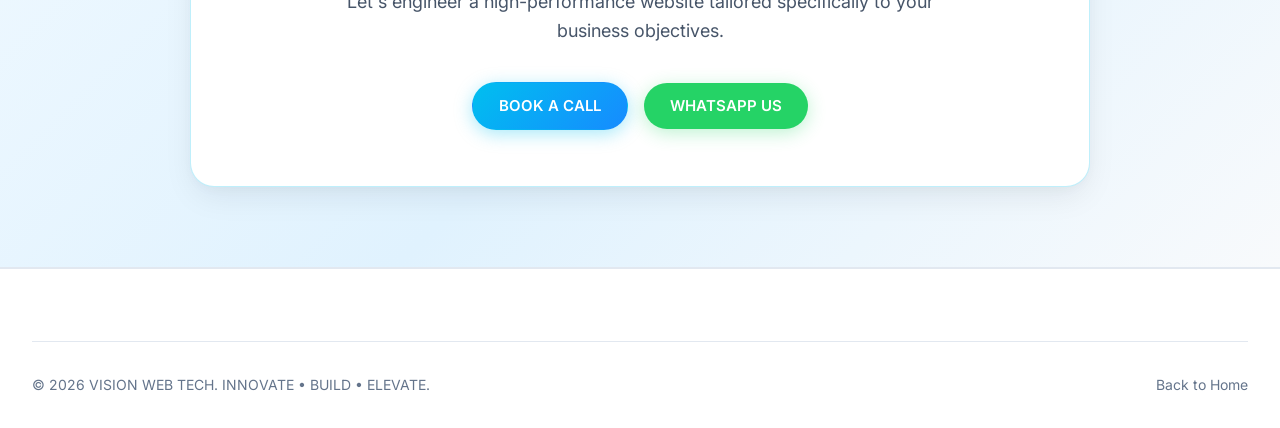
<file: services-website-development.html>
<!DOCTYPE html>
<html lang="en">
<head>
  <meta charset="UTF-8">
  <meta name="viewport" content="width=device-width, initial-scale=1.0">
  <meta http-equiv="X-UA-Compatible" content="IE=edge">
  
  <title>Custom Website Development Services — VISION WEB TECH</title>
  <meta name="description" content="Custom website development engineered for speed, conversion, and brand authority. High-performance semantic code, responsive mobile layouts, and technical SEO architecture.">
  <meta name="keywords" content="Website Development Services, Custom Web Development, High Performance Websites, Mobile Responsive Web Design, SEO Friendly Web Development">
  <meta name="author" content="VISION WEB TECH">
  <meta name="robots" content="index, follow">
  <link rel="canonical" href="https://visionwebtech.dpdns.org/services-website-development.html">

  <!-- Open Graph -->
  <meta property="og:locale" content="en_US">
  <meta property="og:type" content="article">
  <meta property="og:site_name" content="VISION WEB TECH">
  <meta property="og:title" content="Custom Website Development Services — VISION WEB TECH">
  <meta property="og:description" content="Custom website development engineered for speed, conversion, and brand authority. Fast TTFB, responsive layout, and technical SEO setup.">
  <meta property="og:image" content="https://visionwebtech.dpdns.org/assets/vision-web-tech-logo.jpg">
  <meta property="og:image:alt" content="VISION WEB TECH Web Development Services">
  <meta property="og:url" content="https://visionwebtech.dpdns.org/services-website-development.html">

  <!-- Twitter Card -->
  <meta name="twitter:card" content="summary_large_image">
  <meta name="twitter:title" content="Custom Website Development Services — VISION WEB TECH">
  <meta name="twitter:description" content="High-performance custom web development built for conversion and search engine dominance.">
  <meta name="twitter:image" content="https://visionwebtech.dpdns.org/assets/vision-web-tech-logo.jpg">

  <link rel="preconnect" href="https://fonts.googleapis.com">
  <link rel="preconnect" href="https://fonts.gstatic.com" crossorigin>
  <link href="https://fonts.googleapis.com/css2?family=Inter:wght@400;500;600;700&family=Space+Grotesk:wght@500;600;700;800&display=swap" rel="stylesheet">
  <link rel="stylesheet" href="./styles/main.css">
  <link rel="icon" type="image/jpeg" href="./assets/vision-web-tech-logo.jpg">
  <link rel="apple-touch-icon" href="./assets/vision-web-tech-logo.jpg">

  <!-- JSON-LD Breadcrumb & Service Schema -->
  <script type="application/ld+json">
  {
    "@context": "https://schema.org",
    "@graph": [
      {
        "@type": "BreadcrumbList",
        "itemListElement": [
          {
            "@type": "ListItem",
            "position": 1,
            "name": "Home",
            "item": "https://visionwebtech.dpdns.org/"
          },
          {
            "@type": "ListItem",
            "position": 2,
            "name": "Services",
            "item": "https://visionwebtech.dpdns.org/#services"
          },
          {
            "@type": "ListItem",
            "position": 3,
            "name": "Website Development",
            "item": "https://visionwebtech.dpdns.org/services-website-development.html"
          }
        ]
      },
      {
        "@type": "Service",
        "@id": "https://visionwebtech.dpdns.org/services-website-development.html#service",
        "name": "Custom Website Development",
        "serviceType": "Web Development",
        "provider": {
          "@type": "Organization",
          "name": "VISION WEB TECH",
          "url": "https://visionwebtech.dpdns.org/",
          "telephone": "+919546723997",
          "email": "visionwebtech.info@gmail.com"
        },
        "description": "High-performance, bespoke website engineering with clean semantic code, sub-2s load times, responsive mobile ergonomics, and comprehensive technical SEO.",
        "areaServed": "Worldwide"
      }
    ]
  }
  </script>
</head>
<body>

  <!-- Header -->
  <header class="header-wrapper" role="banner">
    <div class="container">
      <nav class="header-nav" aria-label="Main Navigation">
        <a href="index.html" class="brand-logo-wrap">
          <img src="./assets/vision-web-tech-logo.jpg" alt="VISION WEB TECH Official Logo" class="brand-logo-img">
          <div class="brand-text-block">
            <span class="brand-title">VISION WEB TECH</span>
            <span class="brand-tagline">INNOVATE • BUILD • ELEVATE</span>
          </div>
        </a>
        <div class="desktop-nav">
          <a href="index.html" class="nav-link">Home</a>
          <a href="index.html#services" class="nav-link active">Services</a>
          <a href="index.html#work" class="nav-link">Our Work</a>
          <a href="about.html" class="nav-link">About Us</a>
          <a href="index.html#pricing" class="nav-link">Pricing</a>
          <a href="contact.html" class="nav-link">Contact</a>
          <a href="book-a-call.html" class="btn btn-primary" style="padding: 0.65rem 1.35rem; font-size: 0.875rem;">Book a Call</a>
        </div>
        <button class="mobile-nav-toggle" aria-label="Toggle menu"><span></span><span></span><span></span></button>
      </nav>
    </div>
  </header>

  <!-- Service Hero -->
  <section class="hero-section" style="padding: 5rem 0 4rem; text-align: center;">
    <div class="container" style="max-width: 880px;">
      <div class="badge-pill">
        <span class="pulse-dot"></span>
        Core Engineering Capability
      </div>
      <h1 style="font-size: 3rem; margin-bottom: 1.25rem;">
        HIGH-PERFORMANCE <span class="text-gradient">WEBSITE DEVELOPMENT</span>
      </h1>
      <p style="font-size: 1.15rem; color: var(--text-secondary); line-height: 1.7; margin-bottom: 2rem;">
        We build bespoke, blazing-fast websites engineered to elevate your brand presence, engage high-intent visitors, and rank organically on search engines.
      </p>
      <div style="display: flex; justify-content: center; gap: 1rem; flex-wrap: wrap;">
        <a href="book-a-call.html?service=website-dev" class="btn btn-primary">Start Your Website Project</a>
        <a href="https://wa.me/919546723997" target="_blank" rel="noopener noreferrer" class="btn btn-whatsapp">Chat on WhatsApp</a>
      </div>
    </div>
  </section>

  <!-- Business Problems Addressed -->
  <section class="section-py section-bg-secondary">
    <div class="container">
      <div class="section-header">
        <div class="badge-pill">Strategic Impact</div>
        <h2>PROBLEMS WE SOLVE FOR YOUR BUSINESS</h2>
        <p>Outdated templates and slow load times hurt your conversions. Here is how we transform your digital touchpoint.</p>
      </div>

      <div class="services-grid">
        <div class="bento-card">
          <div class="service-icon-box" style="margin-bottom: 1rem;">
            <svg width="24" height="24" viewBox="0 0 24 24" fill="none" stroke="currentColor" stroke-width="2"><circle cx="12" cy="12" r="10"/><polyline points="12 6 12 12 16 14"/></svg>
          </div>
          <h3>Slow Page Speed & Bounce Rates</h3>
          <p>We eliminate bloated themes and heavy dependencies, engineering clean sites that load in under 2 seconds to retain high-intent prospects.</p>
        </div>

        <div class="bento-card">
          <div class="service-icon-box" style="margin-bottom: 1rem;">
            <svg width="24" height="24" viewBox="0 0 24 24" fill="none" stroke="currentColor" stroke-width="2"><rect x="5" y="2" width="14" height="20" rx="2" ry="2"/><line x1="12" y1="18" x2="12.01" y2="18"/></svg>
          </div>
          <h3>Broken Mobile Experiences</h3>
          <p>Over 70% of traffic originates on smartphones. We build fully responsive interfaces that feel native and tactile on every mobile screen size.</p>
        </div>

        <div class="bento-card">
          <div class="service-icon-box" style="margin-bottom: 1rem;">
            <svg width="24" height="24" viewBox="0 0 24 24" fill="none" stroke="currentColor" stroke-width="2"><circle cx="11" cy="11" r="8"/><line x1="21" y1="21" x2="16.65" y2="16.65"/></svg>
          </div>
          <h3>Poor Search Engine Rankings</h3>
          <p>We implement strict semantic HTML, OpenGraph protocols, fast TTFB, structured data, and clean metadata so your pages rank naturally.</p>
        </div>
      </div>
    </div>
  </section>

  <!-- Service Features & Benefits -->
  <section class="section-py">
    <div class="container">
      <div class="section-header">
        <div class="badge-pill">Capabilities</div>
        <h2>WHAT'S INCLUDED IN OUR DEVELOPMENT</h2>
        <p>Every website is crafted with uncompromising standards of quality, security, and scalability.</p>
      </div>

      <div class="bento-grid">
        <div class="bento-card">
          <h3>Custom Architectural Design</h3>
          <p>No generic templates. Distinctive visual layouts matched to your brand identity, colors, and typography hierarchy.</p>
        </div>
        <div class="bento-card">
          <h3>Full Device Responsiveness</h3>
          <p>Adaptive grids that intelligently scale across smartphones, iPads, MacBooks, and ultra-wide desktop monitors.</p>
        </div>
        <div class="bento-card">
          <h3>Technical SEO Foundations</h3>
          <p>Schema markup, optimized page titles, meta descriptions, XML sitemaps, and robots.txt configurations ready for Google.</p>
        </div>
        <div class="bento-card">
          <h3>Direct WhatsApp & Lead Capture</h3>
          <p>Integrated instant click-to-WhatsApp and smart validation forms connected directly to your sales inbox.</p>
        </div>
        <div class="bento-card">
          <h3>Secure & Modern Hosting Setup</h3>
          <p>SSL encryption, asset caching, fast CDN distribution, and reliable uptime infrastructure.</p>
        </div>
        <div class="bento-card">
          <h3>Dedicated Maintenance & Support</h3>
          <p>Continuous monitoring, security updates, and direct engineering liaison via WhatsApp.</p>
        </div>
      </div>
    </div>
  </section>

  <!-- Service Specific FAQ -->
  <section class="section-py section-bg-secondary">
    <div class="container">
      <div class="section-header">
        <div class="badge-pill">FAQ</div>
        <h2>FREQUENT QUESTIONS ABOUT WEBSITE DEVELOPMENT</h2>
      </div>

      <div class="faq-container">
        <div class="faq-item active">
          <button class="faq-question">
            <span>Do you design custom layouts or use existing templates?</span>
            <span class="faq-icon"><svg width="14" height="14" viewBox="0 0 24 24" fill="none" stroke="currentColor" stroke-width="2.5"><polyline points="6 9 12 15 18 9"/></svg></span>
          </button>
          <div class="faq-answer">
            <p>Every website we build is 100% custom-designed to match your exact business requirements, branding guidelines, and operational workflow. We do not recycle bloated generic templates.</p>
          </div>
        </div>

        <div class="faq-item">
          <button class="faq-question">
            <span>Can I update the website content in the future?</span>
            <span class="faq-icon"><svg width="14" height="14" viewBox="0 0 24 24" fill="none" stroke="currentColor" stroke-width="2.5"><polyline points="6 9 12 15 18 9"/></svg></span>
          </button>
          <div class="faq-answer">
            <p>Yes. We structure code and content cleanly, allowing quick updates, and can integrate user-friendly headless CMS solutions if regular self-editing is required.</p>
          </div>
        </div>
      </div>
    </div>
  </section>

  <!-- CTA Banner -->
  <section class="cta-banner-section">
    <div class="container">
      <div class="cta-banner-box">
        <h2>READY TO ELEVATE YOUR WEB PRESENCE?</h2>
        <p>Let's engineer a high-performance website tailored specifically to your business objectives.</p>
        <div class="cta-btns-group">
          <a href="book-a-call.html" class="btn btn-primary">BOOK A CALL</a>
          <a href="https://wa.me/919546723997" target="_blank" rel="noopener noreferrer" class="btn btn-whatsapp">WHATSAPP US</a>
        </div>
      </div>
    </div>
  </section>

  <!-- Footer -->
  <footer class="footer-wrap">
    <div class="container">
      <div class="footer-bottom">
        <div>&copy; <span class="current-year">2026</span> VISION WEB TECH. INNOVATE • BUILD • ELEVATE.</div>
        <div><a href="index.html" style="color: var(--text-muted);">Back to Home</a></div>
      </div>
    </div>
  </footer>

  <script src="./scripts/main.js"></script>
</body>
</html>
</file>
<file: styles/main.css>
:root {
  /* Brand Primary Colors */
  --bg-primary: #FFFFFF;
  --bg-secondary: #F8FAFC;
  --bg-light: #F1F5F9;
  --bg-surface: #FFFFFF;
  --bg-card: #FFFFFF;
  --bg-glass: rgba(255, 255, 255, 0.85);

  /* Typography Colors */
  --text-primary: #0F172A;
  --text-secondary: #475569;
  --text-muted: #64748B;
  --text-light: #94A3B8;
  --text-white: #FFFFFF;

  /* Accent & Highlight Colors */
  --cyan-accent: #00BFEF;
  --cyan-hover: #00A6D1;
  --cyan-soft: rgba(0, 191, 239, 0.08);
  --cyan-glow: rgba(0, 191, 239, 0.25);
  --electric-blue: #168BFF;
  --electric-blue-hover: #0D74DC;
  --silver-accent: #C7D1DB;
  
  /* Gradients */
  --gradient-brand: linear-gradient(135deg, #00BFEF 0%, #168BFF 100%);
  --gradient-text: linear-gradient(135deg, #0F172A 0%, #168BFF 100%);
  --gradient-cyan-text: linear-gradient(135deg, #00BFEF 0%, #168BFF 100%);
  --gradient-hero-bg: radial-gradient(circle at 80% 20%, rgba(0, 191, 239, 0.07) 0%, rgba(22, 139, 255, 0.03) 45%, rgba(255, 255, 255, 0) 70%);
  --gradient-cta-bg: linear-gradient(135deg, #F0F9FF 0%, #E0F2FE 50%, #F8FAFC 100%);

  /* Borders & Shadows */
  --border-light: #E2E8F0;
  --border-subtle: #EDF2F7;
  --border-accent: rgba(0, 191, 239, 0.35);

  --shadow-sm: 0 1px 3px rgba(15, 23, 42, 0.04), 0 1px 2px rgba(15, 23, 42, 0.02);
  --shadow-md: 0 4px 16px -2px rgba(15, 23, 42, 0.06), 0 2px 6px -1px rgba(15, 23, 42, 0.03);
  --shadow-lg: 0 12px 32px -4px rgba(15, 23, 42, 0.08), 0 4px 12px -2px rgba(15, 23, 42, 0.03);
  --shadow-xl: 0 20px 48px -6px rgba(15, 23, 42, 0.12), 0 8px 20px -3px rgba(15, 23, 42, 0.04);
  --shadow-cyan: 0 8px 30px rgba(0, 191, 239, 0.22);
  --shadow-inner: inset 0 2px 4px 0 rgba(0, 0, 0, 0.03);

  /* Radius */
  --radius-sm: 8px;
  --radius-md: 12px;
  --radius-lg: 18px;
  --radius-xl: 24px;
  --radius-full: 9999px;

  /* Typography Sizes */
  --font-family-heading: 'Space Grotesk', -apple-system, BlinkMacSystemFont, 'Segoe UI', Roboto, sans-serif;
  --font-family-body: 'Inter', -apple-system, BlinkMacSystemFont, 'Segoe UI', Roboto, sans-serif;

  /* Transitions */
  --transition-fast: 0.18s cubic-bezier(0.16, 1, 0.3, 1);
  --transition-normal: 0.28s cubic-bezier(0.16, 1, 0.3, 1);
  --transition-smooth: 0.45s cubic-bezier(0.16, 1, 0.3, 1);
}

/* ==========================================================
   PREMIUM 1-1.5s LOGO REVEAL INTRO OVERLAY
   ========================================================== */
.intro-overlay {
  position: fixed;
  inset: 0;
  width: 100vw;
  height: 100vh;
  background: radial-gradient(circle at center, #FFFFFF 0%, #F8FAFC 70%, #F1F5F9 100%);
  z-index: 99999;
  display: flex;
  align-items: center;
  justify-content: center;
  pointer-events: auto;
  opacity: 1;
  transition: opacity 0.5s cubic-bezier(0.16, 1, 0.3, 1), visibility 0.5s cubic-bezier(0.16, 1, 0.3, 1);
}

.intro-overlay.intro-hidden {
  opacity: 0;
  visibility: hidden;
  pointer-events: none;
}

.intro-content {
  display: flex;
  flex-direction: column;
  align-items: center;
  text-align: center;
  transform: translateY(0);
  transition: transform 0.5s cubic-bezier(0.16, 1, 0.3, 1);
}

.intro-hidden .intro-content {
  transform: scale(0.96) translateY(-10px);
}

.intro-logo-container {
  position: relative;
  width: 90px;
  height: 90px;
  margin-bottom: 1.5rem;
  display: flex;
  align-items: center;
  justify-content: center;
}

.intro-glow-pulse {
  position: absolute;
  width: 100%;
  height: 100%;
  border-radius: 50%;
  background: radial-gradient(circle, rgba(0, 191, 239, 0.55) 0%, rgba(22, 139, 255, 0.2) 60%, transparent 80%);
  filter: blur(12px);
  animation: introAuraPulse 1.4s ease-out infinite;
}

.intro-logo-img {
  position: relative;
  width: 82px;
  height: auto;
  border-radius: 12px;
  box-shadow: 0 12px 35px rgba(0, 191, 239, 0.35);
  animation: introLogoReveal 1.2s cubic-bezier(0.16, 1, 0.3, 1) forwards;
  z-index: 2;
}

.intro-brand-name {
  font-family: var(--font-family-heading);
  font-size: 1.6rem;
  font-weight: 800;
  letter-spacing: 0.12em;
  color: #0F172A;
  margin-bottom: 0.35rem;
  opacity: 0;
  animation: introTextReveal 0.8s 0.25s cubic-bezier(0.16, 1, 0.3, 1) forwards;
}

.intro-brand-tagline {
  font-size: 0.75rem;
  font-weight: 700;
  letter-spacing: 0.24em;
  color: #00BFEF;
  text-transform: uppercase;
  margin-bottom: 1.75rem;
  opacity: 0;
  animation: introTextReveal 0.8s 0.4s cubic-bezier(0.16, 1, 0.3, 1) forwards;
}

.intro-progress-bar {
  width: 160px;
  height: 3px;
  background: rgba(226, 232, 240, 0.8);
  border-radius: 3px;
  overflow: hidden;
  position: relative;
}

.intro-progress-fill {
  position: absolute;
  top: 0;
  left: 0;
  height: 100%;
  width: 0%;
  background: var(--gradient-brand);
  border-radius: 3px;
  animation: introProgressFill 1.3s cubic-bezier(0.2, 0.8, 0.2, 1) forwards;
}

@keyframes introLogoReveal {
  0% {
    opacity: 0;
    transform: scale(0.65) translateY(12px);
    filter: brightness(1.6) blur(6px);
  }
  60% {
    filter: brightness(1.1) blur(0px);
  }
  100% {
    opacity: 1;
    transform: scale(1) translateY(0);
    filter: brightness(1) blur(0px);
  }
}

@keyframes introAuraPulse {
  0% { transform: scale(0.85); opacity: 0.3; }
  50% { transform: scale(1.35); opacity: 0.85; }
  100% { transform: scale(1.5); opacity: 0; }
}

@keyframes introTextReveal {
  0% { opacity: 0; transform: translateY(8px); }
  100% { opacity: 1; transform: translateY(0); }
}

@keyframes introProgressFill {
  0% { width: 0%; }
  60% { width: 75%; }
  100% { width: 100%; }
}

/* Base Reset & Core Styles */
*, *::before, *::after {
  box-sizing: border-box;
  margin: 0;
  padding: 0;
}

html {
  font-size: 16px;
  scroll-behavior: smooth;
  text-rendering: optimizeLegibility;
  -webkit-font-smoothing: antialiased;
  -moz-osx-font-smoothing: grayscale;
}

body {
  font-family: var(--font-family-body);
  background-color: var(--bg-primary);
  color: var(--text-primary);
  line-height: 1.6;
  overflow-x: hidden;
  position: relative;
}

img, video, svg {
  display: block;
  max-width: 100%;
}

a {
  text-decoration: none;
  color: inherit;
  transition: color var(--transition-fast);
}

button {
  font-family: inherit;
  cursor: pointer;
  border: none;
  outline: none;
  background: none;
}

/* Container */
.container {
  width: 100%;
  max-width: 1280px;
  margin-left: auto;
  margin-right: auto;
  padding-left: 1.5rem;
  padding-right: 1.5rem;
}

@media (min-width: 768px) {
  .container {
    padding-left: 2rem;
    padding-right: 2rem;
  }
}

/* Typography Utility */
.font-heading {
  font-family: var(--font-family-heading);
}

.text-gradient {
  background: var(--gradient-brand);
  -webkit-background-clip: text;
  -webkit-text-fill-color: transparent;
  display: inline-block;
}

.text-slate-gradient {
  background: linear-gradient(135deg, #0F172A 30%, #3B82F6 100%);
  -webkit-background-clip: text;
  -webkit-text-fill-color: transparent;
}

/* Badge / Pill */
.badge-pill {
  display: inline-flex;
  align-items: center;
  gap: 0.5rem;
  padding: 0.4rem 1rem;
  border-radius: var(--radius-full);
  background: var(--cyan-soft);
  border: 1px solid rgba(0, 191, 239, 0.25);
  color: #0284C7;
  font-size: 0.8125rem;
  font-weight: 600;
  letter-spacing: 0.03em;
  text-transform: uppercase;
  margin-bottom: 1.25rem;
}

.badge-pill .pulse-dot {
  width: 7px;
  height: 7px;
  border-radius: 50%;
  background-color: var(--cyan-accent);
  box-shadow: 0 0 0 0 rgba(0, 191, 239, 0.7);
  animation: pulseDot 2s infinite;
}

@keyframes pulseDot {
  0% { box-shadow: 0 0 0 0 rgba(0, 191, 239, 0.7); }
  70% { box-shadow: 0 0 0 8px rgba(0, 191, 239, 0); }
  100% { box-shadow: 0 0 0 0 rgba(0, 191, 239, 0); }
}

/* Buttons */
.btn {
  display: inline-flex;
  align-items: center;
  justify-content: center;
  gap: 0.625rem;
  font-weight: 600;
  font-size: 0.9375rem;
  padding: 0.875rem 1.625rem;
  border-radius: var(--radius-full);
  transition: all var(--transition-normal);
  text-align: center;
  white-space: nowrap;
  line-height: 1.2;
}

.btn-primary {
  background: var(--gradient-brand);
  color: #FFFFFF;
  box-shadow: 0 4px 18px rgba(0, 191, 239, 0.35);
  border: 1px solid transparent;
}

.btn-primary:hover {
  transform: translateY(-2px);
  box-shadow: 0 8px 26px rgba(0, 191, 239, 0.45);
  color: #FFFFFF;
}

.btn-primary:active {
  transform: translateY(0);
}

.btn-secondary {
  background: #FFFFFF;
  color: var(--text-primary);
  border: 1px solid var(--border-light);
  box-shadow: var(--shadow-sm);
}

.btn-secondary:hover {
  background: var(--bg-secondary);
  border-color: var(--cyan-accent);
  color: #0284C7;
  transform: translateY(-2px);
  box-shadow: var(--shadow-md);
}

.btn-white {
  background: #FFFFFF;
  color: var(--electric-blue);
  box-shadow: var(--shadow-md);
  font-weight: 700;
}

.btn-white:hover {
  transform: translateY(-2px);
  box-shadow: var(--shadow-xl);
  color: #0284C7;
}

.btn-whatsapp {
  background: #25D366;
  color: #FFFFFF;
  box-shadow: 0 4px 18px rgba(37, 211, 102, 0.3);
}

.btn-whatsapp:hover {
  background: #20bd5a;
  transform: translateY(-2px);
  box-shadow: 0 8px 24px rgba(37, 211, 102, 0.4);
  color: #FFFFFF;
}

/* Header & Navigation */
.header-wrapper {
  position: sticky;
  top: 0;
  z-index: 1000;
  background: rgba(255, 255, 255, 0.94);
  backdrop-filter: blur(14px);
  -webkit-backdrop-filter: blur(14px);
  border-bottom: 1px solid var(--border-light);
  transition: all var(--transition-normal);
}

.header-scrolled {
  box-shadow: 0 4px 20px rgba(15, 23, 42, 0.06);
  border-bottom-color: rgba(0, 191, 239, 0.15);
}

.header-nav {
  display: flex;
  align-items: center;
  justify-content: space-between;
  height: 5rem;
}

.brand-logo-wrap {
  display: flex;
  align-items: center;
  gap: 0.875rem;
  text-decoration: none;
}

.brand-logo-img {
  height: 44px;
  width: auto;
  border-radius: 8px;
  object-fit: contain;
  filter: drop-shadow(0 2px 6px rgba(0, 191, 239, 0.18));
}

.brand-text-block {
  display: flex;
  flex-direction: column;
}

.brand-title {
  font-family: var(--font-family-heading);
  font-weight: 800;
  font-size: 1.15rem;
  letter-spacing: 0.06em;
  color: #0F172A;
  line-height: 1.1;
}

.brand-tagline {
  font-size: 0.65rem;
  font-weight: 700;
  letter-spacing: 0.18em;
  color: #00BFEF;
  text-transform: uppercase;
  margin-top: 2px;
}

/* Nav Menu */
.desktop-nav {
  display: none;
  align-items: center;
  gap: 2rem;
}

@media (min-width: 1024px) {
  .desktop-nav {
    display: flex;
  }
}

.nav-link {
  font-size: 0.9375rem;
  font-weight: 600;
  color: var(--text-secondary);
  display: flex;
  align-items: center;
  gap: 0.35rem;
  padding: 0.5rem 0.25rem;
  position: relative;
  transition: color var(--transition-fast);
}

.nav-link:hover, .nav-link.active {
  color: var(--electric-blue);
}

.nav-link::after {
  content: '';
  position: absolute;
  bottom: 0;
  left: 0;
  width: 0%;
  height: 2px;
  background: var(--gradient-brand);
  transition: width var(--transition-normal);
  border-radius: 2px;
}

.nav-link:hover::after, .nav-link.active::after {
  width: 100%;
}

/* Services Dropdown */
.has-dropdown {
  position: relative;
}

.mega-dropdown {
  position: absolute;
  top: 100%;
  left: 50%;
  transform: translateX(-50%) translateY(10px);
  width: 580px;
  background: #FFFFFF;
  border: 1px solid var(--border-light);
  border-radius: var(--radius-lg);
  box-shadow: var(--shadow-xl);
  padding: 1.5rem;
  opacity: 0;
  visibility: hidden;
  pointer-events: none;
  transition: all var(--transition-normal);
  z-index: 1010;
  display: grid;
  grid-template-columns: repeat(2, 1fr);
  gap: 0.875rem;
}

.has-dropdown:hover .mega-dropdown {
  opacity: 1;
  visibility: visible;
  pointer-events: auto;
  transform: translateX(-50%) translateY(0);
}

.dropdown-item {
  display: flex;
  gap: 0.875rem;
  padding: 0.75rem;
  border-radius: var(--radius-md);
  transition: all var(--transition-fast);
  background: transparent;
  border: 1px solid transparent;
}

.dropdown-item:hover {
  background: var(--cyan-soft);
  border-color: rgba(0, 191, 239, 0.2);
  transform: translateX(4px);
}

.dropdown-icon {
  width: 40px;
  height: 40px;
  border-radius: var(--radius-sm);
  background: #EFF6FF;
  color: var(--electric-blue);
  display: flex;
  align-items: center;
  justify-content: center;
  flex-shrink: 0;
  transition: all var(--transition-fast);
}

.dropdown-item:hover .dropdown-icon {
  background: var(--gradient-brand);
  color: #FFFFFF;
}

.dropdown-text h4 {
  font-family: var(--font-family-heading);
  font-size: 0.9375rem;
  font-weight: 700;
  color: var(--text-primary);
  margin-bottom: 0.15rem;
}

.dropdown-text p {
  font-size: 0.78125rem;
  color: var(--text-muted);
  line-height: 1.35;
}

/* Mobile Nav Toggle */
.mobile-nav-toggle {
  display: flex;
  flex-direction: column;
  justify-content: center;
  align-items: center;
  width: 42px;
  height: 42px;
  border-radius: var(--radius-sm);
  border: 1px solid var(--border-light);
  background: #FFFFFF;
}

@media (min-width: 1024px) {
  .mobile-nav-toggle {
    display: none;
  }
}

.mobile-nav-toggle span {
  width: 20px;
  height: 2px;
  background-color: var(--text-primary);
  border-radius: 2px;
  transition: all var(--transition-normal);
  margin: 2px 0;
}

.mobile-menu {
  display: none;
  position: fixed;
  top: 5rem;
  left: 0;
  width: 100%;
  height: calc(100vh - 5rem);
  background: #FFFFFF;
  border-top: 1px solid var(--border-light);
  padding: 1.5rem 2rem 3rem;
  overflow-y: auto;
  z-index: 999;
}

.mobile-menu.active {
  display: block;
}

.mobile-nav-links {
  display: flex;
  flex-direction: column;
  gap: 1.25rem;
  margin-bottom: 2rem;
}

.mobile-nav-links .nav-link {
  font-size: 1.125rem;
  font-weight: 700;
}

/* Hero Section */
.hero-section {
  padding: 4.5rem 0 5rem;
  position: relative;
  background: var(--gradient-hero-bg);
  overflow: hidden;
}

.hero-grid {
  display: grid;
  grid-template-columns: 1fr;
  gap: 2.5rem;
  align-items: center;
}

@media (min-width: 1024px) {
  .hero-grid {
    grid-template-columns: 1fr 1.15fr;
    gap: 3.5rem;
  }
}

@media (min-width: 1280px) {
  .hero-grid {
    grid-template-columns: 1fr 1.25fr;
    gap: 4rem;
  }
}

.hero-content h1 {
  font-family: var(--font-family-heading);
  font-size: 2.5rem;
  line-height: 1.12;
  font-weight: 800;
  letter-spacing: -0.02em;
  color: var(--text-primary);
  margin-bottom: 1.25rem;
}

@media (min-width: 768px) {
  .hero-content h1 {
    font-size: 3.35rem;
  }
}

@media (min-width: 1200px) {
  .hero-content h1 {
    font-size: 3.85rem;
  }
}

.hero-content p {
  font-size: 1.125rem;
  line-height: 1.7;
  color: var(--text-secondary);
  margin-bottom: 2rem;
  max-width: 580px;
}

.hero-cta-group {
  display: flex;
  flex-wrap: wrap;
  gap: 1rem;
  margin-bottom: 2.5rem;
}

.hero-stats-row {
  display: flex;
  gap: 2rem;
  padding-top: 1.75rem;
  border-top: 1px solid var(--border-light);
}

.hero-stat-item h3 {
  font-family: var(--font-family-heading);
  font-size: 1.35rem;
  font-weight: 800;
  color: #0F172A;
}

.hero-stat-item p {
  font-size: 0.8125rem;
  color: var(--text-muted);
  margin-bottom: 0;
}

/* Video Player Frame Container */
.hero-video-wrapper {
  width: 100%;
  display: flex;
  justify-content: center;
}

.hero-video-container {
  position: relative;
  width: 100%;
  max-width: 720px;
  border-radius: var(--radius-xl);
  overflow: hidden;
  box-shadow: 0 30px 70px -15px rgba(0, 191, 239, 0.28), 0 15px 35px rgba(15, 23, 42, 0.1);
  border: 2px solid rgba(0, 191, 239, 0.45);
  background: #0B1120;
  aspect-ratio: 16 / 9;
  pointer-events: none; /* Disables all clicking, pausing, and right-click menus on video */
  user-select: none;
}

@media (min-width: 1024px) {
  .hero-video-container {
    max-width: 100%;
    min-height: 380px;
  }
}

@media (min-width: 1400px) {
  .hero-video-container {
    min-height: 440px;
  }
}

.hero-video-frame {
  width: 100%;
  height: 100%;
  object-fit: cover;
  display: block;
  background-color: #0B1120;
  pointer-events: none;
}

.video-badge {
  position: absolute;
  top: 1rem;
  right: 1rem;
  background: rgba(15, 23, 42, 0.75);
  backdrop-filter: blur(8px);
  -webkit-backdrop-filter: blur(8px);
  color: #FFFFFF;
  padding: 0.35rem 0.85rem;
  border-radius: var(--radius-full);
  font-size: 0.75rem;
  font-weight: 600;
  display: flex;
  align-items: center;
  gap: 0.4rem;
  border: 1px solid rgba(255, 255, 255, 0.15);
  z-index: 10;
}

.video-badge .rec-dot {
  width: 8px;
  height: 8px;
  background: #00BFEF;
  border-radius: 50%;
  animation: pulseDot 1.5s infinite;
}

.video-controls-overlay {
  position: absolute;
  bottom: 1rem;
  right: 1rem;
  display: flex;
  gap: 0.5rem;
  z-index: 10;
}

.video-control-btn {
  background: rgba(15, 23, 42, 0.75);
  backdrop-filter: blur(8px);
  border: 1px solid rgba(255, 255, 255, 0.2);
  color: #FFFFFF;
  width: 36px;
  height: 36px;
  border-radius: 50%;
  display: flex;
  align-items: center;
  justify-content: center;
  font-size: 0.875rem;
  transition: all var(--transition-fast);
}

.video-control-btn:hover {
  background: var(--cyan-accent);
  color: #FFFFFF;
}

/* Sections */
.section-py {
  padding: 5.5rem 0;
}

.section-bg-secondary {
  background-color: var(--bg-secondary);
}

.section-bg-light {
  background-color: var(--bg-light);
}

.section-header {
  text-align: center;
  max-width: 760px;
  margin: 0 auto 3.5rem;
}

.section-header h2 {
  font-family: var(--font-family-heading);
  font-size: 2.125rem;
  font-weight: 800;
  letter-spacing: -0.015em;
  color: var(--text-primary);
  margin-bottom: 1rem;
}

@media (min-width: 768px) {
  .section-header h2 {
    font-size: 2.75rem;
  }
}

.section-header p {
  font-size: 1.0625rem;
  color: var(--text-secondary);
  line-height: 1.7;
}

/* Service Cards */
.services-grid {
  display: grid;
  grid-template-columns: 1fr;
  gap: 1.75rem;
}

@media (min-width: 768px) {
  .services-grid {
    grid-template-columns: repeat(2, 1fr);
  }
}

@media (min-width: 1024px) {
  .services-grid {
    grid-template-columns: repeat(3, 1fr);
  }
}

.service-card {
  background: #FFFFFF;
  border: 1px solid var(--border-light);
  border-radius: var(--radius-lg);
  padding: 2.25rem 2rem;
  transition: all var(--transition-normal);
  display: flex;
  flex-direction: column;
  position: relative;
  box-shadow: var(--shadow-sm);
  overflow: hidden;
}

.service-card::before {
  content: '';
  position: absolute;
  top: 0;
  left: 0;
  width: 100%;
  height: 3px;
  background: var(--gradient-brand);
  opacity: 0;
  transition: opacity var(--transition-normal);
}

.service-card:hover {
  transform: translateY(-8px);
  border-color: rgba(0, 191, 239, 0.45);
  box-shadow: 0 20px 40px -10px rgba(0, 191, 239, 0.18), var(--shadow-md);
}

.service-card:hover::before {
  opacity: 1;
}

.service-icon-box {
  width: 58px;
  height: 58px;
  border-radius: var(--radius-md);
  background: var(--cyan-soft);
  color: #0284C7;
  display: flex;
  align-items: center;
  justify-content: center;
  font-size: 1.5rem;
  margin-bottom: 1.5rem;
  border: 1px solid rgba(0, 191, 239, 0.18);
  transition: all var(--transition-normal);
}

.service-card:hover .service-icon-box {
  background: var(--gradient-brand);
  color: #FFFFFF;
  transform: scale(1.05);
}

.service-card h3 {
  font-family: var(--font-family-heading);
  font-size: 1.35rem;
  font-weight: 700;
  color: var(--text-primary);
  margin-bottom: 0.75rem;
}

.service-card p {
  color: var(--text-secondary);
  font-size: 0.9375rem;
  line-height: 1.65;
  margin-bottom: 1.5rem;
  flex-grow: 1;
}

.service-link {
  font-weight: 700;
  font-size: 0.875rem;
  color: var(--electric-blue);
  display: inline-flex;
  align-items: center;
  gap: 0.35rem;
}

.service-card:hover .service-link {
  color: var(--cyan-accent);
  gap: 0.6rem;
}

/* Bento Grid */
.bento-grid {
  display: grid;
  grid-template-columns: 1fr;
  gap: 1.5rem;
}

@media (min-width: 768px) {
  .bento-grid {
    grid-template-columns: repeat(2, 1fr);
  }
}

@media (min-width: 1024px) {
  .bento-grid {
    grid-template-columns: repeat(3, 1fr);
  }
}

.bento-card {
  background: #FFFFFF;
  border: 1px solid var(--border-light);
  border-radius: var(--radius-lg);
  padding: 2.25rem 2rem;
  box-shadow: var(--shadow-sm);
  transition: all var(--transition-normal);
  display: flex;
  flex-direction: column;
}

.bento-card:hover {
  transform: translateY(-4px);
  border-color: rgba(0, 191, 239, 0.4);
  box-shadow: var(--shadow-lg);
}

.bento-span-2 {
  grid-column: span 1;
}

@media (min-width: 1024px) {
  .bento-span-2 {
    grid-column: span 2;
  }
}

.bento-number {
  font-family: var(--font-family-heading);
  font-size: 2.25rem;
  font-weight: 800;
  color: rgba(0, 191, 239, 0.2);
  margin-bottom: 0.5rem;
}

.bento-card h3 {
  font-family: var(--font-family-heading);
  font-size: 1.25rem;
  font-weight: 700;
  color: var(--text-primary);
  margin-bottom: 0.75rem;
}

.bento-card p {
  color: var(--text-secondary);
  font-size: 0.9375rem;
  line-height: 1.6;
}

/* Process Timeline */
.process-steps {
  display: grid;
  grid-template-columns: 1fr;
  gap: 1.5rem;
  position: relative;
}

@media (min-width: 768px) {
  .process-steps {
    grid-template-columns: repeat(2, 1fr);
  }
}

@media (min-width: 1024px) {
  .process-steps {
    grid-template-columns: repeat(5, 1fr);
  }
}

.process-step-card {
  background: #FFFFFF;
  border: 1px solid var(--border-light);
  border-radius: var(--radius-lg);
  padding: 2rem 1.5rem;
  box-shadow: var(--shadow-sm);
  position: relative;
  transition: all var(--transition-normal);
}

.process-step-card:hover {
  transform: translateY(-4px);
  border-color: var(--cyan-accent);
  box-shadow: var(--shadow-md);
}

.step-number-tag {
  width: 44px;
  height: 44px;
  border-radius: 50%;
  background: var(--cyan-soft);
  color: #0284C7;
  font-family: var(--font-family-heading);
  font-weight: 800;
  font-size: 1.125rem;
  display: flex;
  align-items: center;
  justify-content: center;
  margin-bottom: 1.25rem;
  border: 1px solid rgba(0, 191, 239, 0.25);
}

.process-step-card h3 {
  font-family: var(--font-family-heading);
  font-size: 1.125rem;
  font-weight: 700;
  color: var(--text-primary);
  margin-bottom: 0.65rem;
}

.process-step-card p {
  font-size: 0.875rem;
  color: var(--text-muted);
  line-height: 1.55;
}

/* Portfolio Section & Client Showcase Grid */
.portfolio-grid {
  display: grid;
  grid-template-columns: 1fr;
  gap: 2.25rem;
  margin-bottom: 3.5rem;
}

@media (min-width: 768px) {
  .portfolio-grid {
    grid-template-columns: repeat(2, 1fr);
  }
}

.portfolio-card {
  background: #FFFFFF;
  border: 1px solid var(--border-light);
  border-radius: var(--radius-xl);
  overflow: hidden;
  box-shadow: var(--shadow-sm);
  transition: all var(--transition-normal);
  display: flex;
  flex-direction: column;
  position: relative;
  cursor: pointer;
  text-decoration: none;
}

.portfolio-card:hover {
  transform: translateY(-8px);
  border-color: rgba(0, 191, 239, 0.5);
  box-shadow: 0 24px 50px -10px rgba(0, 191, 239, 0.22), var(--shadow-md);
}

.portfolio-img-wrapper {
  position: relative;
  width: 100%;
  aspect-ratio: 16 / 10;
  overflow: hidden;
  background: #0B1120;
}

.portfolio-img {
  width: 100%;
  height: 100%;
  object-fit: cover;
  display: block;
  transition: transform 0.5s cubic-bezier(0.16, 1, 0.3, 1);
}

.portfolio-card:hover .portfolio-img {
  transform: scale(1.04);
}

.portfolio-tag {
  position: absolute;
  top: 1rem;
  left: 1rem;
  background: rgba(15, 23, 42, 0.75);
  backdrop-filter: blur(8px);
  -webkit-backdrop-filter: blur(8px);
  color: #FFFFFF;
  padding: 0.35rem 0.85rem;
  border-radius: var(--radius-full);
  font-size: 0.75rem;
  font-weight: 700;
  letter-spacing: 0.05em;
  text-transform: uppercase;
  border: 1px solid rgba(255, 255, 255, 0.15);
  z-index: 2;
}

.portfolio-overlay {
  position: absolute;
  inset: 0;
  background: linear-gradient(to top, rgba(15, 23, 42, 0.75) 0%, rgba(15, 23, 42, 0) 60%);
  opacity: 0;
  transition: opacity var(--transition-normal);
  display: flex;
  align-items: flex-end;
  padding: 1.5rem;
  z-index: 1;
}

.portfolio-card:hover .portfolio-overlay {
  opacity: 1;
}

.portfolio-overlay-cta {
  display: inline-flex;
  align-items: center;
  gap: 0.5rem;
  background: #FFFFFF;
  color: var(--text-primary);
  font-weight: 700;
  font-size: 0.875rem;
  padding: 0.55rem 1.25rem;
  border-radius: var(--radius-full);
  box-shadow: var(--shadow-md);
  transform: translateY(10px);
  transition: transform var(--transition-normal);
}

.portfolio-card:hover .portfolio-overlay-cta {
  transform: translateY(0);
}

.portfolio-body {
  padding: 2rem 1.85rem 2.25rem;
  display: flex;
  flex-direction: column;
  flex-grow: 1;
  background: #FFFFFF;
}

.portfolio-meta-row {
  display: flex;
  align-items: center;
  justify-content: space-between;
  margin-bottom: 0.75rem;
}

.portfolio-client-category {
  font-size: 0.8125rem;
  font-weight: 700;
  text-transform: uppercase;
  letter-spacing: 0.08em;
  color: #0284C7;
}

.portfolio-body h3 {
  font-family: var(--font-family-heading);
  font-size: 1.45rem;
  font-weight: 800;
  color: var(--text-primary);
  margin-bottom: 0.75rem;
  line-height: 1.25;
}

.portfolio-body p {
  color: var(--text-secondary);
  font-size: 0.95rem;
  line-height: 1.65;
  margin-bottom: 1.5rem;
  flex-grow: 1;
}

.portfolio-tech-pills {
  display: flex;
  flex-wrap: wrap;
  gap: 0.5rem;
  margin-bottom: 1.5rem;
}

.tech-pill {
  font-size: 0.75rem;
  font-weight: 600;
  padding: 0.25rem 0.7rem;
  border-radius: var(--radius-full);
  background: var(--bg-light);
  color: var(--text-secondary);
  border: 1px solid var(--border-subtle);
}

.portfolio-view-action {
  display: inline-flex;
  align-items: center;
  gap: 0.5rem;
  font-weight: 700;
  font-size: 0.9375rem;
  color: var(--electric-blue);
  transition: all var(--transition-fast);
}

.portfolio-card:hover .portfolio-view-action {
  color: var(--cyan-accent);
  gap: 0.75rem;
}

.portfolio-upcoming-note {
  background: #FFFFFF;
  border: 1.5px dashed rgba(0, 191, 239, 0.4);
  border-radius: var(--radius-xl);
  padding: 2.75rem 2rem;
  text-align: center;
  box-shadow: var(--shadow-sm);
  max-width: 780px;
  margin: 0 auto;
}

.portfolio-upcoming-note h4 {
  font-family: var(--font-family-heading);
  font-size: 1.25rem;
  font-weight: 800;
  color: var(--text-primary);
  margin-bottom: 0.5rem;
}

.portfolio-upcoming-note p {
  font-size: 0.95rem;
  color: var(--text-secondary);
  max-width: 540px;
  margin: 0 auto 1.5rem;
  line-height: 1.6;
}

/* Pricing Grid */
.pricing-grid {
  display: grid;
  grid-template-columns: 1fr;
  gap: 2rem;
  max-width: 1100px;
  margin: 0 auto;
}

@media (min-width: 1024px) {
  .pricing-grid {
    grid-template-columns: repeat(3, 1fr);
  }
}

.pricing-card {
  background: #FFFFFF;
  border: 1px solid var(--border-light);
  border-radius: var(--radius-xl);
  padding: 2.75rem 2rem;
  display: flex;
  flex-direction: column;
  box-shadow: var(--shadow-sm);
  position: relative;
  transition: all var(--transition-normal);
}

.pricing-card.featured {
  border: 2px solid var(--cyan-accent);
  box-shadow: 0 15px 40px -8px rgba(0, 191, 239, 0.22);
  transform: scale(1.03);
}

.pricing-badge {
  position: absolute;
  top: -14px;
  left: 50%;
  transform: translateX(-50%);
  background: var(--gradient-brand);
  color: #FFFFFF;
  font-size: 0.75rem;
  font-weight: 700;
  text-transform: uppercase;
  letter-spacing: 0.08em;
  padding: 0.35rem 1rem;
  border-radius: var(--radius-full);
}

.pricing-card h3 {
  font-family: var(--font-family-heading);
  font-size: 1.5rem;
  font-weight: 800;
  color: var(--text-primary);
  margin-bottom: 0.5rem;
}

.pricing-card .pricing-desc {
  font-size: 0.875rem;
  color: var(--text-muted);
  margin-bottom: 1.75rem;
  min-height: 42px;
}

.pricing-features-list {
  list-style: none;
  margin-bottom: 2.25rem;
  flex-grow: 1;
}

.pricing-features-list li {
  display: flex;
  align-items: center;
  gap: 0.75rem;
  font-size: 0.9375rem;
  color: var(--text-secondary);
  margin-bottom: 0.875rem;
}

.pricing-features-list li svg {
  color: #0284C7;
  flex-shrink: 0;
}

/* FAQ Accordion */
.faq-container {
  max-width: 820px;
  margin: 0 auto;
}

.faq-item {
  background: #FFFFFF;
  border: 1px solid var(--border-light);
  border-radius: var(--radius-md);
  margin-bottom: 1rem;
  overflow: hidden;
  transition: all var(--transition-fast);
}

.faq-item.active {
  border-color: rgba(0, 191, 239, 0.5);
  box-shadow: var(--shadow-sm);
}

.faq-question {
  width: 100%;
  padding: 1.35rem 1.5rem;
  display: flex;
  align-items: center;
  justify-content: space-between;
  text-align: left;
  font-family: var(--font-family-heading);
  font-size: 1.0625rem;
  font-weight: 700;
  color: var(--text-primary);
  cursor: pointer;
  background: none;
}

.faq-icon {
  width: 24px;
  height: 24px;
  border-radius: 50%;
  background: var(--bg-secondary);
  display: flex;
  align-items: center;
  justify-content: center;
  flex-shrink: 0;
  transition: transform var(--transition-fast);
  color: var(--text-secondary);
}

.faq-item.active .faq-icon {
  transform: rotate(180deg);
  background: var(--cyan-soft);
  color: #0284C7;
}

.faq-answer {
  max-height: 0;
  overflow: hidden;
  transition: max-height var(--transition-normal);
  padding: 0 1.5rem;
  color: var(--text-secondary);
  font-size: 0.9375rem;
  line-height: 1.65;
}

.faq-item.active .faq-answer {
  max-height: 400px;
  padding-bottom: 1.5rem;
}

/* Call to Action Banner */
.cta-banner-section {
  padding: 5rem 0;
  background: var(--gradient-cta-bg);
  border-top: 1px solid var(--border-light);
  border-bottom: 1px solid var(--border-light);
}

.cta-banner-box {
  background: #FFFFFF;
  border-radius: var(--radius-xl);
  border: 1px solid rgba(0, 191, 239, 0.25);
  padding: 3.5rem 2rem;
  text-align: center;
  box-shadow: var(--shadow-lg);
  max-width: 900px;
  margin: 0 auto;
}

.cta-banner-box h2 {
  font-family: var(--font-family-heading);
  font-size: 2.25rem;
  font-weight: 800;
  color: var(--text-primary);
  margin-bottom: 1rem;
}

.cta-banner-box p {
  font-size: 1.125rem;
  color: var(--text-secondary);
  max-width: 620px;
  margin: 0 auto 2.25rem;
}

.cta-btns-group {
  display: flex;
  align-items: center;
  justify-content: center;
  flex-wrap: wrap;
  gap: 1rem;
}

/* Footer */
.footer-wrap {
  background: #FFFFFF;
  border-top: 1px solid var(--border-light);
  padding: 4.5rem 0 2rem;
}

.footer-grid {
  display: grid;
  grid-template-columns: 1fr;
  gap: 2.5rem;
  margin-bottom: 3.5rem;
}

@media (min-width: 640px) {
  .footer-grid {
    grid-template-columns: repeat(2, 1fr);
  }
}

@media (min-width: 1024px) {
  .footer-grid {
    grid-template-columns: 1.5fr 1fr 1fr 1.2fr;
  }
}

.footer-col h4 {
  font-family: var(--font-family-heading);
  font-size: 1.0625rem;
  font-weight: 700;
  color: var(--text-primary);
  margin-bottom: 1.25rem;
}

.footer-links-list {
  list-style: none;
  display: flex;
  flex-direction: column;
  gap: 0.75rem;
}

.footer-links-list a {
  font-size: 0.9375rem;
  color: var(--text-muted);
  transition: color var(--transition-fast);
}

.footer-links-list a:hover {
  color: var(--electric-blue);
  padding-left: 3px;
}

.footer-contact-item {
  display: flex;
  align-items: flex-start;
  gap: 0.75rem;
  font-size: 0.9375rem;
  color: var(--text-muted);
  margin-bottom: 0.875rem;
}

.footer-contact-item svg {
  color: #0284C7;
  flex-shrink: 0;
  margin-top: 3px;
}

.footer-bottom {
  padding-top: 2rem;
  border-top: 1px solid var(--border-light);
  display: flex;
  flex-direction: column;
  align-items: center;
  justify-content: space-between;
  gap: 1rem;
  font-size: 0.875rem;
  color: var(--text-muted);
}

@media (min-width: 768px) {
  .footer-bottom {
    flex-direction: row;
  }
}

/* Forms & Field Validation Feedback */
.form-card {
  background: #FFFFFF;
  border: 1px solid var(--border-light);
  border-radius: var(--radius-xl);
  padding: 2.5rem 2rem;
  box-shadow: var(--shadow-md);
}

.form-group {
  margin-bottom: 1.35rem;
  position: relative;
}

.form-label {
  display: block;
  font-weight: 600;
  font-size: 0.875rem;
  color: var(--text-primary);
  margin-bottom: 0.5rem;
}

.form-input, .form-select, .form-textarea {
  width: 100%;
  padding: 0.875rem 1rem;
  border: 1px solid var(--border-light);
  border-radius: var(--radius-md);
  font-family: inherit;
  font-size: 0.9375rem;
  color: var(--text-primary);
  background: var(--bg-secondary);
  transition: all var(--transition-fast);
}

.form-input:focus, .form-select:focus, .form-textarea:focus {
  border-color: var(--cyan-accent);
  background: #FFFFFF;
  outline: none;
  box-shadow: 0 0 0 3px rgba(0, 191, 239, 0.15);
}

.form-input.is-invalid {
  border-color: #EF4444 !important;
  background-color: #FEF2F2 !important;
  box-shadow: 0 0 0 3px rgba(239, 68, 68, 0.15) !important;
}

.form-input.is-valid {
  border-color: #10B981 !important;
  background-color: #F0FDF4 !important;
}

.field-error-msg {
  display: none;
  font-size: 0.8125rem;
  font-weight: 600;
  color: #DC2626;
  margin-top: 0.35rem;
  align-items: center;
  gap: 0.35rem;
  animation: fadeIn 0.2s ease-in;
}

.field-error-msg.visible {
  display: flex;
}

.field-hint {
  display: block;
  font-size: 0.75rem;
  color: var(--text-muted);
  margin-top: 0.3rem;
}

.form-textarea {
  resize: vertical;
  min-height: 120px;
}
</file>
